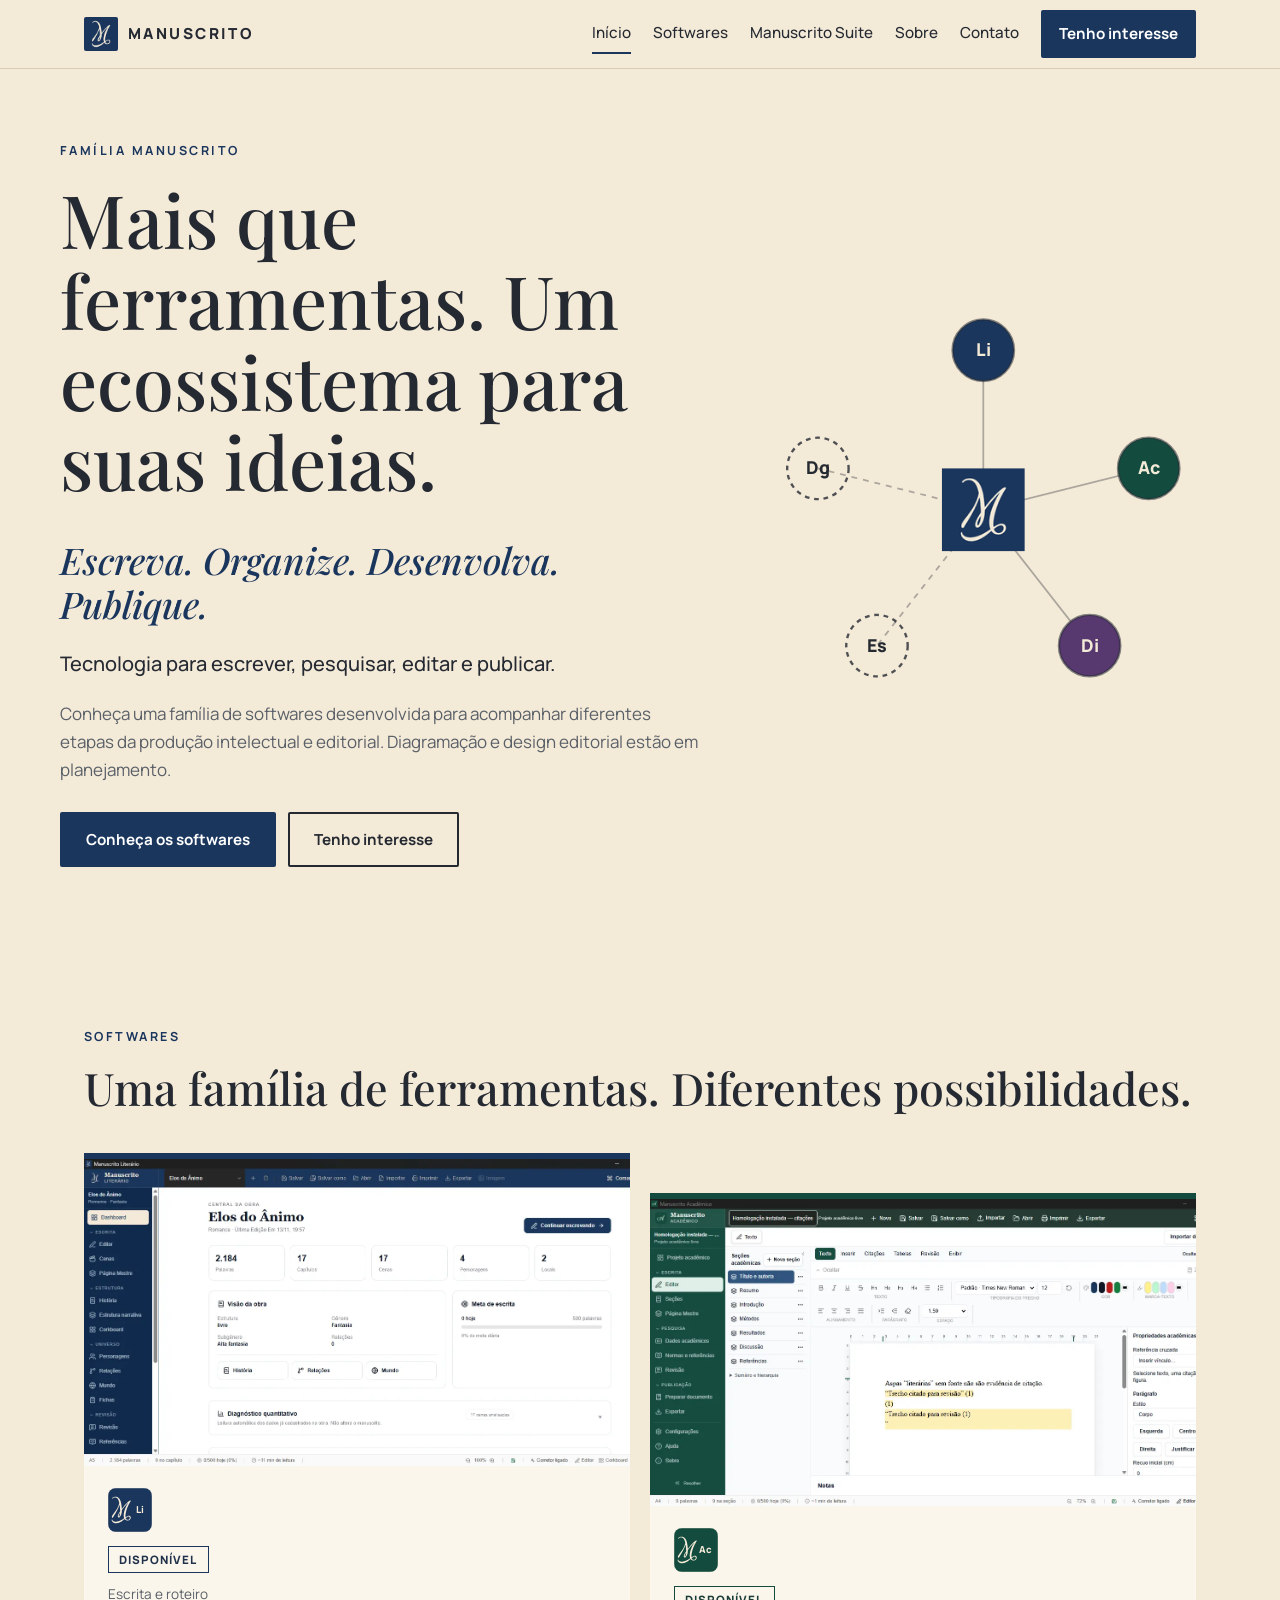
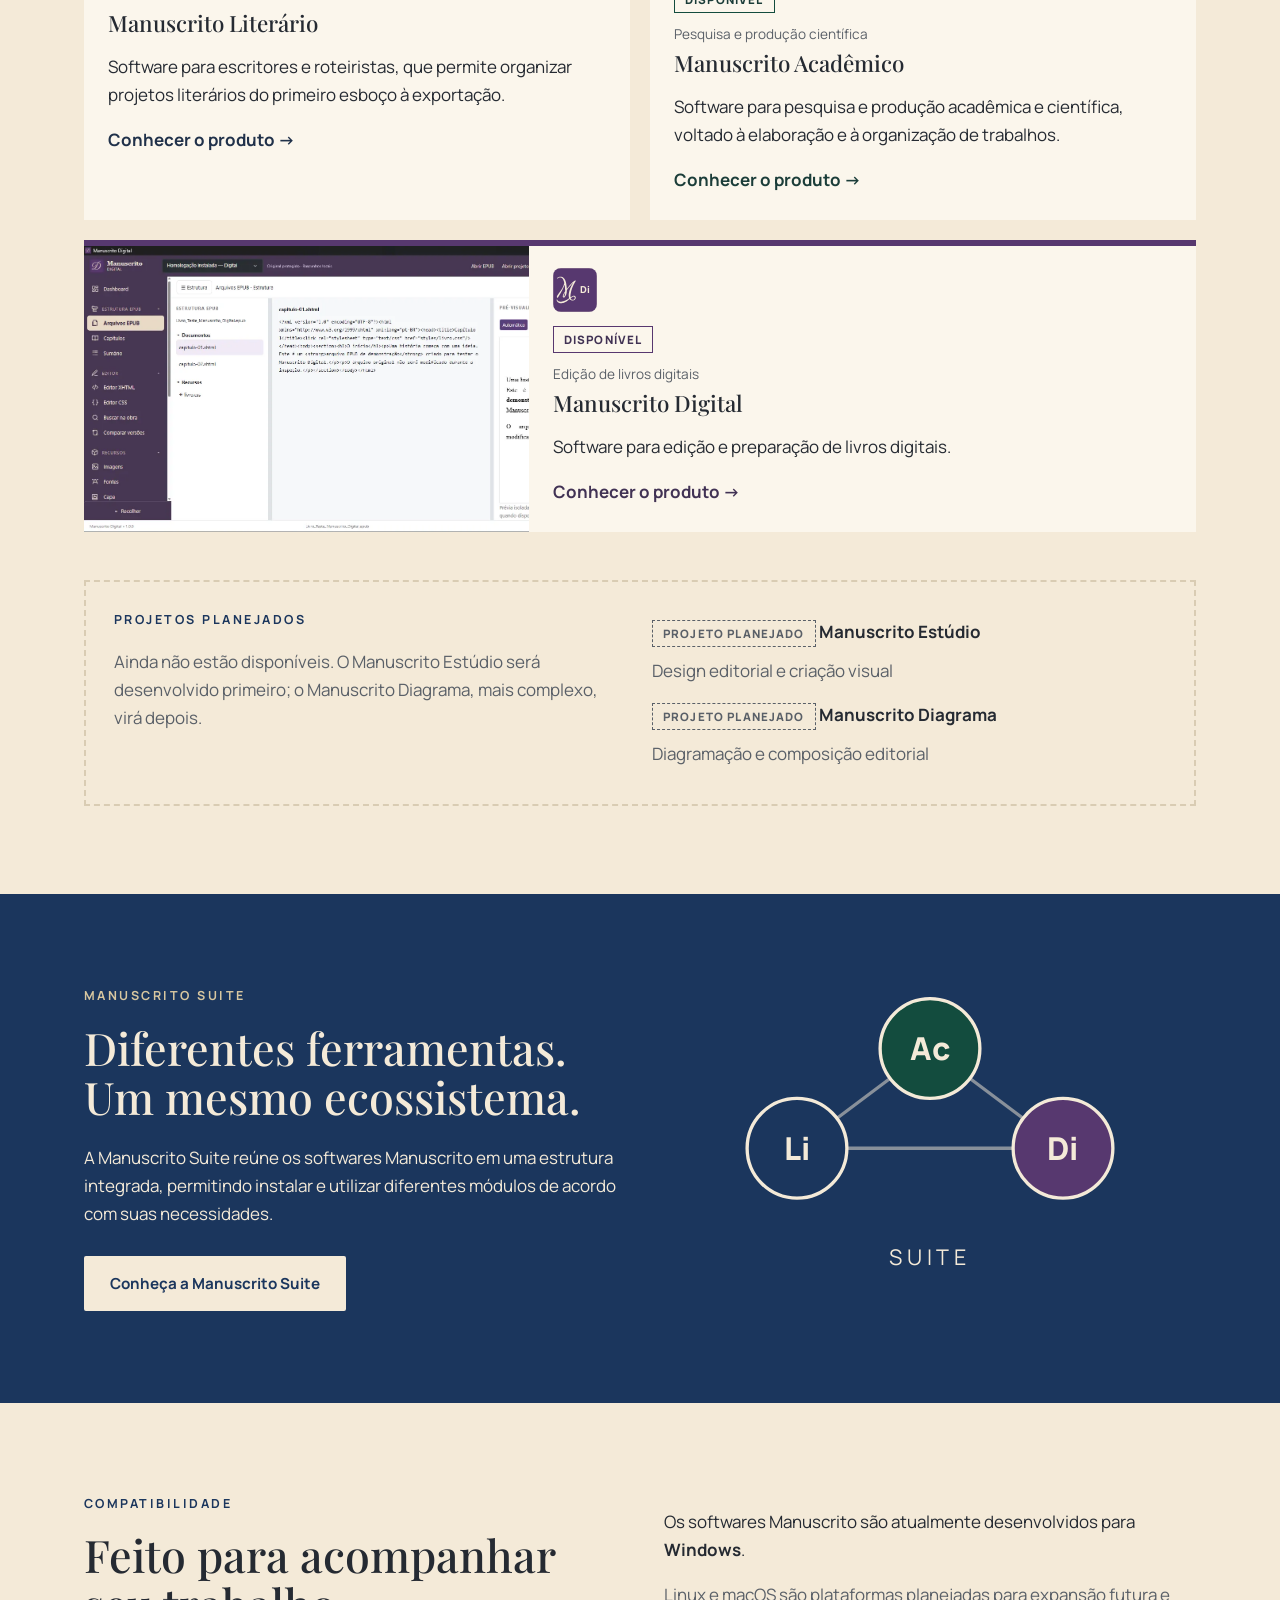
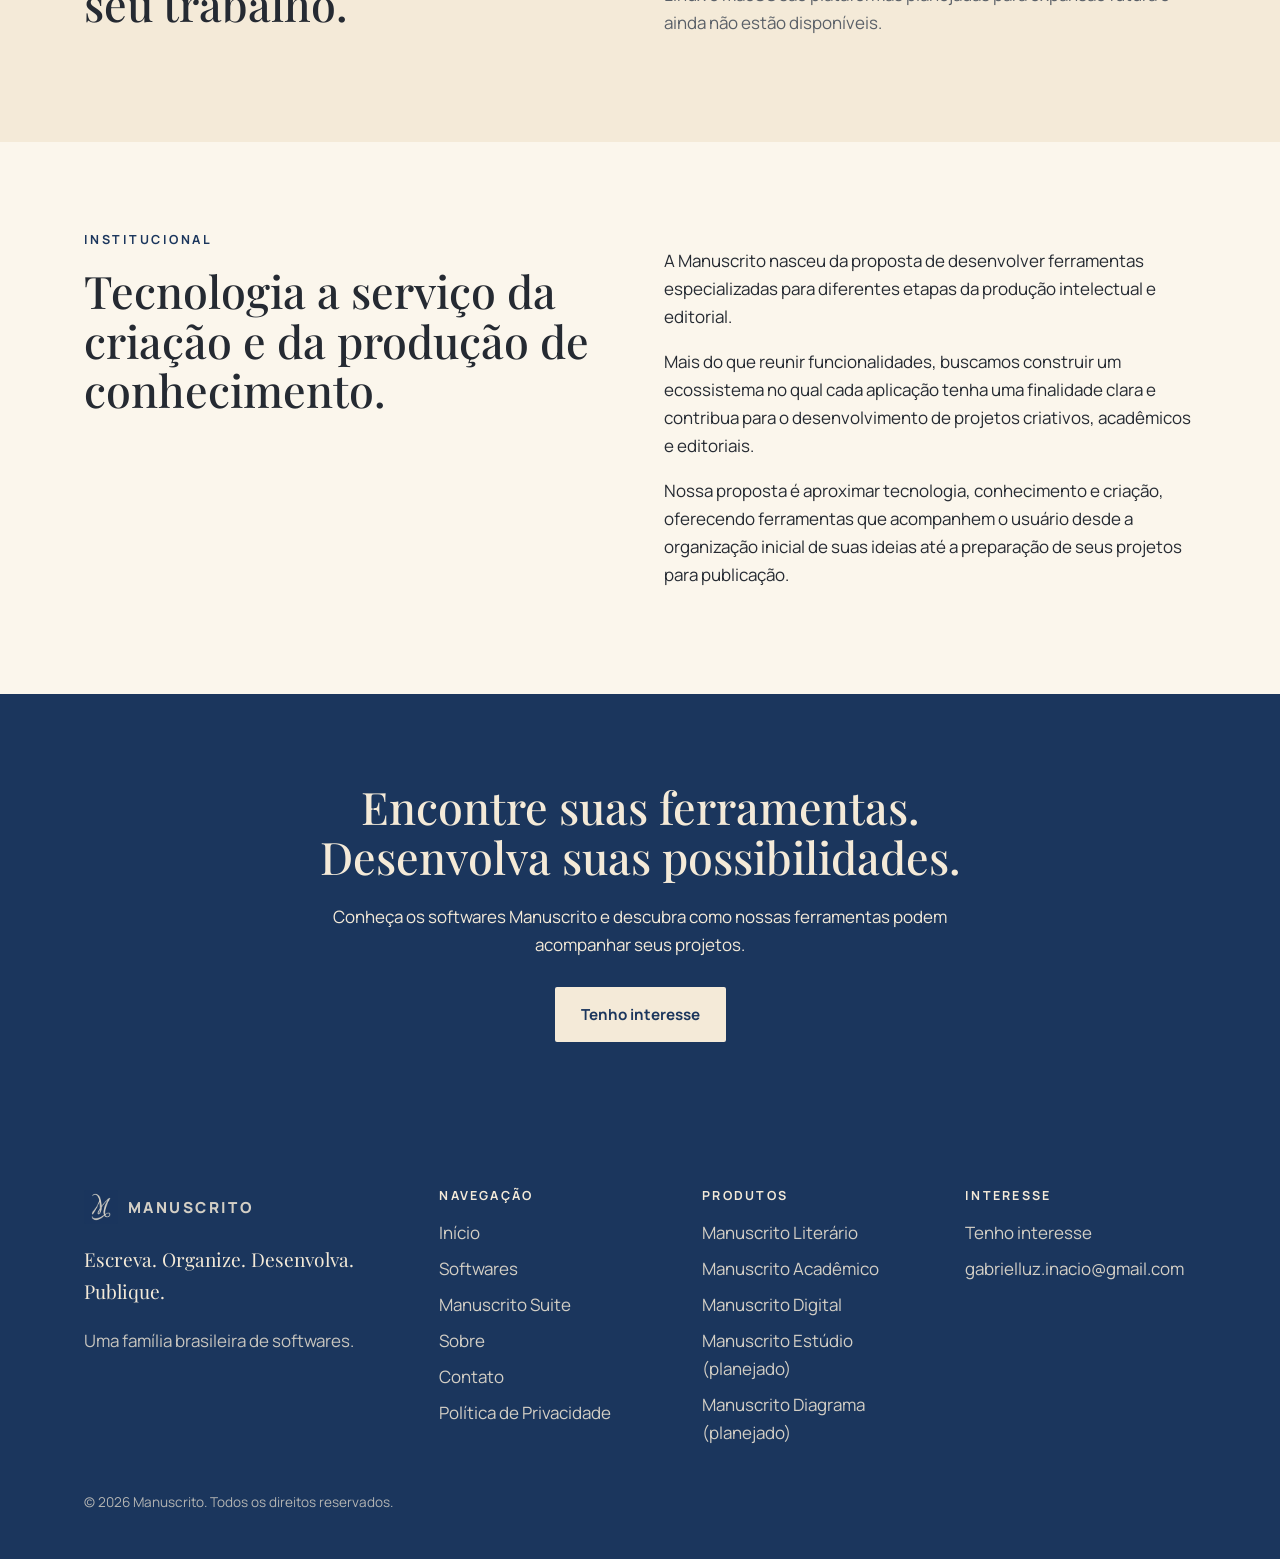
<file: index.html>
<!DOCTYPE html>
<html lang="pt-BR">
<head>
<meta charset="utf-8">
<meta name="viewport" content="width=device-width, initial-scale=1, viewport-fit=cover">
<title>Manuscrito — Mais que ferramentas. Um ecossistema para suas ideias.</title>
<meta name="description" content="Manuscrito: família brasileira de softwares para escrever, pesquisar, editar e publicar. Escreva. Organize. Desenvolva. Publique.">
<meta property="og:title" content="Manuscrito — Mais que ferramentas. Um ecossistema para suas ideias."><meta property="og:description" content="Manuscrito: família brasileira de softwares para escrever, pesquisar, editar e publicar. Escreva. Organize. Desenvolva. Publique."><meta property="og:type" content="website"><meta property="og:locale" content="pt_BR">
<meta name="theme-color" content="#1B365D">
<link rel="icon" href="favicon.ico" sizes="any"><link rel="apple-touch-icon" href="apple-touch-icon.png">
<link rel="preconnect" href="https://fonts.googleapis.com"><link rel="preconnect" href="https://fonts.gstatic.com" crossorigin>
<link rel="stylesheet" href="https://fonts.googleapis.com/css2?family=Manrope:wght@400;500;700;800&family=Playfair+Display:ital,wght@0,500;0,700;1,500&display=swap">
<link rel="stylesheet" href="assets/css/style.css">
<noscript><style>[hidden]{display:block!important}.tab-panel{margin-bottom:24px}</style></noscript>
</head>
<body>
<svg width="0" height="0" style="position:absolute" aria-hidden="true" focusable="false"><symbol id="m" viewBox="0 0 96 96"><path d="M10.5 20.7 9.7 21.4 9.1 22.3 9.1 22.6 9.6 23.2 9.9 23.2 10.2 23.0 11.0 22.2 12.3 21.3 13.2 20.9 13.5 20.9 14.6 20.6 16.3 20.6 17.1 20.8 18.5 21.3 19.8 22.2 21.3 23.7 22.6 26.1 23.6 28.8 24.6 32.6 24.4 33.0 24.2 34.4 24.1 34.7 23.9 35.6 23.5 36.8 23.4 37.3 23.2 37.7 22.5 39.7 22.0 40.6 21.9 41.0 20.1 44.7 19.0 46.6 16.8 49.8 12.8 55.2 11.3 57.0 9.4 59.8 8.6 61.4 8.6 61.9 8.5 62.2 8.5 63.5 8.7 64.1 9.3 64.7 10.3 64.7 10.9 64.2 11.3 63.4 11.9 62.7 14.4 58.4 16.5 55.0 21.2 46.4 21.4 45.8 22.2 44.2 22.3 43.8 22.9 42.8 22.9 42.4 23.5 41.4 25.0 37.2 25.2 37.0 25.3 37.0 25.5 37.3 25.5 37.8 25.6 38.1 25.6 38.5 25.8 38.8 25.8 39.8 25.9 40.2 25.9 41.3 26.1 41.7 26.1 43.5 26.2 43.9 26.2 45.7 26.4 46.1 26.4 47.8 26.6 48.6 26.4 49.1 26.6 49.7 26.5 50.5 24.4 53.8 22.3 57.7 21.5 60.3 21.5 60.7 21.3 61.1 21.3 62.3 21.5 62.7 21.5 63.1 22.0 63.9 22.6 64.4 24.0 64.4 24.7 64.1 25.4 63.6 26.1 62.9 27.5 60.8 28.5 58.7 29.3 56.3 29.5 55.2 29.8 54.3 29.8 53.7 30.0 53.3 29.9 52.7 30.1 52.1 30.1 50.4 30.3 50.0 30.3 48.3 30.4 48.0 32.7 44.8 34.2 43.1 34.3 42.8 37.4 39.3 37.5 39.0 38.5 38.0 39.0 37.4 40.1 36.3 40.5 35.7 43.5 32.6 43.7 32.7 43.7 32.8 41.5 36.4 39.2 40.9 39.0 41.7 37.8 44.1 37.7 44.7 37.2 45.5 37.1 46.2 36.3 48.1 36.3 48.6 36.0 49.0 36.0 49.5 35.7 49.9 35.6 50.8 35.4 51.2 35.4 51.7 35.1 52.5 35.1 53.0 34.8 53.9 34.6 55.8 34.4 56.3 34.5 57.0 34.3 57.5 34.3 61.0 34.5 61.5 34.5 62.8 34.6 63.1 34.6 63.5 35.1 65.2 35.4 65.7 35.3 65.9 33.6 67.1 30.4 69.1 25.7 71.5 22.4 72.6 21.5 72.8 20.6 73.1 20.0 73.1 19.6 73.3 19.1 73.2 18.8 73.4 17.7 73.4 17.3 73.6 16.7 73.6 16.3 73.4 15.1 73.4 14.7 73.2 14.1 73.2 12.5 72.7 11.7 72.3 11.1 71.9 9.8 70.6 9.5 70.1 9.2 68.9 8.6 68.6 8.3 68.8 8.0 69.2 8.0 70.5 8.5 72.1 9.2 73.2 10.7 74.7 11.5 75.3 12.7 76.0 13.1 76.1 13.4 76.3 15.5 76.9 16.4 76.8 17.1 77.0 18.9 77.0 21.0 76.5 21.4 76.6 21.8 76.4 22.1 76.4 22.7 76.1 23.5 75.9 24.0 75.7 25.0 75.4 25.9 74.9 26.4 74.7 26.9 74.4 28.6 73.4 31.0 71.8 31.5 71.4 34.7 68.9 35.6 68.0 36.1 67.7 36.3 67.7 37.5 69.1 38.9 70.0 40.9 70.7 42.0 70.7 42.3 70.8 44.2 70.7 44.9 70.4 45.7 70.3 46.7 69.7 47.5 69.1 48.4 68.2 49.0 67.3 49.3 66.7 49.7 65.5 49.7 64.1 49.5 63.8 49.5 63.3 49.0 62.2 48.2 61.4 47.8 61.2 46.7 60.8 44.3 60.8 42.5 61.5 40.2 62.7 38.6 63.7 38.4 63.7 38.1 63.1 38.1 60.7 38.0 60.3 38.1 60.1 38.1 59.3 38.2 59.0 38.2 57.8 38.4 57.5 38.4 56.9 38.5 56.6 38.7 55.2 38.9 54.8 38.8 54.4 39.0 54.0 39.0 53.6 39.3 52.8 39.3 52.3 39.6 51.5 39.6 50.9 39.9 50.3 40.2 48.8 40.6 47.6 40.7 47.1 40.9 46.7 41.0 46.2 41.4 44.9 42.1 43.3 42.8 41.2 43.2 40.4 43.7 39.1 44.3 38.1 44.6 37.1 45.2 35.9 45.6 35.4 46.2 34.2 46.5 33.7 47.3 32.0 48.9 29.4 49.3 29.0 49.7 28.1 49.6 27.8 49.0 27.3 48.6 27.3 48.0 27.5 46.5 28.3 43.3 30.8 36.4 37.9 36.2 38.2 35.5 38.9 34.5 40.2 33.7 41.1 33.1 42.0 31.8 43.4 30.9 44.7 30.2 45.2 30.1 45.1 30.1 44.3 29.9 43.6 30.0 42.4 29.8 42.0 29.8 40.7 29.6 40.4 29.7 40.0 29.5 39.5 29.5 38.2 29.3 37.8 29.4 37.3 29.2 36.8 29.2 36.4 29.0 36.0 29.0 34.9 28.9 34.7 28.7 33.1 28.4 31.8 26.9 27.0 25.8 25.0 24.4 22.9 22.6 21.1 21.5 20.4 20.2 19.7 18.4 19.1 18.0 19.2 17.4 19.0 14.7 19.0 12.7 19.5ZM46.7 63.0 47.2 63.6 47.5 64.3 47.5 65.5 47.0 66.9 46.5 67.7 45.8 68.5 44.6 69.1 44.1 69.3 43.7 69.3 43.4 69.4 42.6 69.4 42.3 69.3 41.9 69.3 41.4 69.1 40.5 68.6 39.3 67.4 38.7 65.9 38.7 65.7 39.0 65.3 41.6 63.6 43.7 62.6 44.2 62.6 44.7 62.4 45.6 62.4 46.4 62.7ZM26.3 54.0 26.4 54.1 26.4 55.3 26.2 55.7 26.2 56.8 26.1 57.1 26.1 57.5 25.9 57.8 25.8 58.9 25.2 60.3 24.6 61.6 24.1 62.2 23.8 62.2 23.4 61.8 23.4 60.4 23.5 60.1 23.5 59.6 23.7 59.4 23.7 58.9 24.8 56.5 25.2 55.9 26.1 54.1Z" fill-rule="evenodd"/></symbol></svg>
<a class="sr" href="#main">Pular para o conteúdo</a>
<header><div class="wrap bar"><a class="logo" href="" aria-label="Manuscrito — página inicial"><img class="mk" src="assets/img/logo.png" alt="" width="34" height="34">MANUSCRITO</a><button class="menu" type="button" aria-expanded="false" aria-controls="nav">Menu</button>
<nav id="nav" aria-label="Principal"><a href="" aria-current="page">Início</a><a href="softwares/">Softwares</a><a href="suite/">Manuscrito Suite</a><a href="sobre/">Sobre</a><a href="contato/">Contato</a><a class="btn" href="contato/">Tenho interesse</a></nav></div></header>
<main id="main" tabindex="-1" style="outline:none" class="fade">
<div class="wrap hero"><div><div class="eyebrow">Família Manuscrito</div><h1>Mais que ferramentas. Um ecossistema para suas ideias.</h1><p class="slogan">Escreva. Organize. Desenvolva. Publique.</p><p class="sub">Tecnologia para escrever, pesquisar, editar e publicar.</p><p class="mut">Conheça uma família de softwares desenvolvida para acompanhar diferentes etapas da produção intelectual e editorial. Diagramação e design editorial estão em planejamento.</p><div class="row"><a class="btn" href="softwares/">Conheça os softwares</a><a class="btn o" href="contato/">Tenho interesse</a></div></div><svg viewBox="0 0 400 340" role="img" aria-label="Cinco módulos conectados ao centro do ecossistema Manuscrito" style="width:100%;height:auto"><g stroke="currentColor" opacity=".35" stroke-width="1.5"><line x1="200" y1="175" x2="200" y2="40" stroke-dasharray="0"/><line x1="200" y1="175" x2="340" y2="140" stroke-dasharray="0"/><line x1="200" y1="175" x2="290" y2="290" stroke-dasharray="0"/><line x1="200" y1="175" x2="110" y2="290" stroke-dasharray="5 5"/><line x1="200" y1="175" x2="60" y2="140" stroke-dasharray="5 5"/></g><image href="assets/img/logo.png" x="165" y="140" width="70" height="70"/><g><circle cx="200" cy="40" r="26" fill="#1B365D" stroke="currentColor" stroke-opacity=".55" stroke-width="2" stroke-dasharray="0"/><text x="200" y="45" text-anchor="middle" font-size="15" font-weight="800" fill="#F4EAD8">Li</text></g><g><circle cx="340" cy="140" r="26" fill="#134C3E" stroke="currentColor" stroke-opacity=".55" stroke-width="2" stroke-dasharray="0"/><text x="340" y="145" text-anchor="middle" font-size="15" font-weight="800" fill="#F4EAD8">Ac</text></g><g><circle cx="290" cy="290" r="26" fill="#57386F" stroke="currentColor" stroke-opacity=".55" stroke-width="2" stroke-dasharray="0"/><text x="290" y="295" text-anchor="middle" font-size="15" font-weight="800" fill="#F4EAD8">Di</text></g><g><circle cx="110" cy="290" r="26" fill="none" stroke="currentColor" stroke-opacity=".8" stroke-width="2" stroke-dasharray="4 4"/><text x="110" y="295" text-anchor="middle" font-size="15" font-weight="800" fill="currentColor">Es</text></g><g><circle cx="60" cy="140" r="26" fill="none" stroke="currentColor" stroke-opacity=".8" stroke-width="2" stroke-dasharray="4 4"/><text x="60" y="145" text-anchor="middle" font-size="15" font-weight="800" fill="currentColor">Dg</text></g></svg></div>
<section><div class="wrap"><div class="eyebrow">Softwares</div><h2>Uma família de ferramentas. Diferentes possibilidades.</h2><div class="feat"><a class="pc" href="literario/" style="--c:#1B365D;--cl:#7FA9E6"><img class="art" src="assets/img/lit-central.webp" alt="Tela do Manuscrito Literário" loading="lazy" width="1365" height="720"><div class="body"><svg class="mkm" aria-hidden="true" width="44" height="44" viewBox="0 0 96 96"><rect width="96" height="96" fill="#1B365D"/><rect x=".75" y=".75" width="94.5" height="94.5" fill="none" stroke="#F4EAD8" stroke-opacity=".3" stroke-width="1.5"/><use href="#m" fill="#F4EAD8" transform="translate(0,0)"/><text x="69.8" y="55" text-anchor="middle" font-family="Manrope,Inter,Arial,sans-serif" font-weight="800" font-size="21" fill="#F4EAD8">Li</text></svg><span class="tag">Disponível</span><p class="cat">Escrita e roteiro</p><h3>Manuscrito Literário</h3><p>Software para escritores e roteiristas, que permite organizar projetos literários do primeiro esboço à exportação.</p><strong class="more">Conhecer o produto →</strong></div></a><a class="pc" href="academico/" style="--c:#134C3E;--cl:#5DBE98"><img class="art" src="assets/img/aca-editor.webp" alt="Tela do Manuscrito Acadêmico" loading="lazy" width="1365" height="720"><div class="body"><svg class="mkm" aria-hidden="true" width="44" height="44" viewBox="0 0 96 96"><rect width="96" height="96" fill="#134C3E"/><rect x=".75" y=".75" width="94.5" height="94.5" fill="none" stroke="#F4EAD8" stroke-opacity=".3" stroke-width="1.5"/><use href="#m" fill="#F4EAD8" transform="translate(0,0)"/><text x="69.8" y="55" text-anchor="middle" font-family="Manrope,Inter,Arial,sans-serif" font-weight="800" font-size="21" fill="#F4EAD8">Ac</text></svg><span class="tag">Disponível</span><p class="cat">Pesquisa e produção científica</p><h3>Manuscrito Acadêmico</h3><p>Software para pesquisa e produção acadêmica e científica, voltado à elaboração e à organização de trabalhos.</p><strong class="more">Conhecer o produto →</strong></div></a><a class="pc" href="digital/" style="--c:#57386F;--cl:#B79AE6"><img class="art" src="assets/img/dig-estrutura.webp" alt="Tela do Manuscrito Digital" loading="lazy" width="1365" height="720"><div class="body"><svg class="mkm" aria-hidden="true" width="44" height="44" viewBox="0 0 96 96"><rect width="96" height="96" fill="#57386F"/><rect x=".75" y=".75" width="94.5" height="94.5" fill="none" stroke="#F4EAD8" stroke-opacity=".3" stroke-width="1.5"/><use href="#m" fill="#F4EAD8" transform="translate(0,0)"/><text x="69.8" y="55" text-anchor="middle" font-family="Manrope,Inter,Arial,sans-serif" font-weight="800" font-size="21" fill="#F4EAD8">Di</text></svg><span class="tag">Disponível</span><p class="cat">Edição de livros digitais</p><h3>Manuscrito Digital</h3><p>Software para edição e preparação de livros digitais.</p><strong class="more">Conhecer o produto →</strong></div></a></div><div class="plan"><div><div class="eyebrow">Projetos planejados</div><p class="mut">Ainda não estão disponíveis. O Manuscrito Estúdio será desenvolvido primeiro; o Manuscrito Diagrama, mais complexo, virá depois.</p></div><div><a href="estudio/" style="--c:#9A6B19;--cl:#E2B455"><span class="tag pl">Projeto planejado</span> <strong>Manuscrito Estúdio</strong><br><span class="mut">Design editorial e criação visual</span></a><a href="diagrama/" style="--c:#8B3E66;--cl:#E08AB4"><span class="tag pl">Projeto planejado</span> <strong>Manuscrito Diagrama</strong><br><span class="mut">Diagramação e composição editorial</span></a></div></div></div></section>
<section class="dark"><div class="wrap two"><div><div class="eyebrow">Manuscrito Suite</div><h2>Diferentes ferramentas. Um mesmo ecossistema.</h2><p>A Manuscrito Suite reúne os softwares Manuscrito em uma estrutura integrada, permitindo instalar e utilizar diferentes módulos de acordo com suas necessidades.</p><div class="row"><a class="btn" href="suite/">Conheça a Manuscrito Suite</a></div></div><svg viewBox="0 0 320 200" role="img" aria-label="Três módulos disponíveis conectados na Suite" style="width:100%"><g stroke="#F4EAD8" opacity=".5" stroke-width="2"><path d="M80 100h160M80 100L160 40M240 100L160 40"/></g><g><circle cx="80" cy="100" r="30" fill="#1B365D" stroke="#F4EAD8" stroke-width="2"/><text x="80" y="107" text-anchor="middle" font-size="19" font-weight="800" fill="#F4EAD8">Li</text></g><g><circle cx="240" cy="100" r="30" fill="#57386F" stroke="#F4EAD8" stroke-width="2"/><text x="240" y="107" text-anchor="middle" font-size="19" font-weight="800" fill="#F4EAD8">Di</text></g><g><circle cx="160" cy="40" r="30" fill="#134C3E" stroke="#F4EAD8" stroke-width="2"/><text x="160" y="47" text-anchor="middle" font-size="19" font-weight="800" fill="#F4EAD8">Ac</text></g><text x="160" y="170" text-anchor="middle" fill="#F4EAD8" font-size="13" letter-spacing="3">SUITE</text></svg></div></section>
<section><div class="wrap two"><div><div class="eyebrow">Compatibilidade</div><h2>Feito para acompanhar seu trabalho.</h2></div><div><p>Os softwares Manuscrito são atualmente desenvolvidos para <strong>Windows</strong>.</p><p class="mut">Linux e macOS são plataformas planejadas para expansão futura e ainda não estão disponíveis.</p></div></div></section>
<section style="background:var(--card)"><div class="wrap two" style="align-items:start"><div><div class="eyebrow">Institucional</div><h2>Tecnologia a serviço da criação e da produção de conhecimento.</h2></div><div><p>A Manuscrito nasceu da proposta de desenvolver ferramentas especializadas para diferentes etapas da produção intelectual e editorial.</p><p>Mais do que reunir funcionalidades, buscamos construir um ecossistema no qual cada aplicação tenha uma finalidade clara e contribua para o desenvolvimento de projetos criativos, acadêmicos e editoriais.</p><p>Nossa proposta é aproximar tecnologia, conhecimento e criação, oferecendo ferramentas que acompanhem o usuário desde a organização inicial de suas ideias até a preparação de seus projetos para publicação.</p></div></div></section>
<section class="dark"><div class="wrap" style="text-align:center;max-width:760px"><h2>Encontre suas ferramentas. Desenvolva suas possibilidades.</h2><p>Conheça os softwares Manuscrito e descubra como nossas ferramentas podem acompanhar seus projetos.</p><div class="row" style="justify-content:center"><a class="btn" href="contato/">Tenho interesse</a></div></div></section>
</main>
<footer><div class="wrap"><div class="g"><div><a class="logo" href="" aria-label="Manuscrito — página inicial"><img class="mk" src="assets/img/logo.png" alt="" width="34" height="34">MANUSCRITO</a><p style="font-family:'Playfair Display',serif;font-size:1.2rem;margin-top:16px">Escreva. Organize. Desenvolva. Publique.</p><p style="opacity:.8">Uma família brasileira de softwares.</p></div>
<div><h4>Navegação</h4><a href="">Início</a><a href="softwares/">Softwares</a><a href="suite/">Manuscrito Suite</a><a href="sobre/">Sobre</a><a href="contato/">Contato</a><a href="privacidade/">Política de Privacidade</a></div><div><h4>Produtos</h4><a href="literario/">Manuscrito Literário</a><a href="academico/">Manuscrito Acadêmico</a><a href="digital/">Manuscrito Digital</a><a href="estudio/">Manuscrito Estúdio (planejado)</a><a href="diagrama/">Manuscrito Diagrama (planejado)</a></div><div><h4>Interesse</h4><a href="contato/">Tenho interesse</a><a href="mailto:gabrielluz.inacio@gmail.com">gabrielluz.inacio@gmail.com</a></div></div>
<p style="margin-top:40px;opacity:.7;font-size:.85rem">© <span id="ano">2026</span> Manuscrito. Todos os direitos reservados.</p></div></footer>
<script src="assets/js/config.js"></script><script src="assets/js/main.js" defer></script>
</body>
</html>
</file>
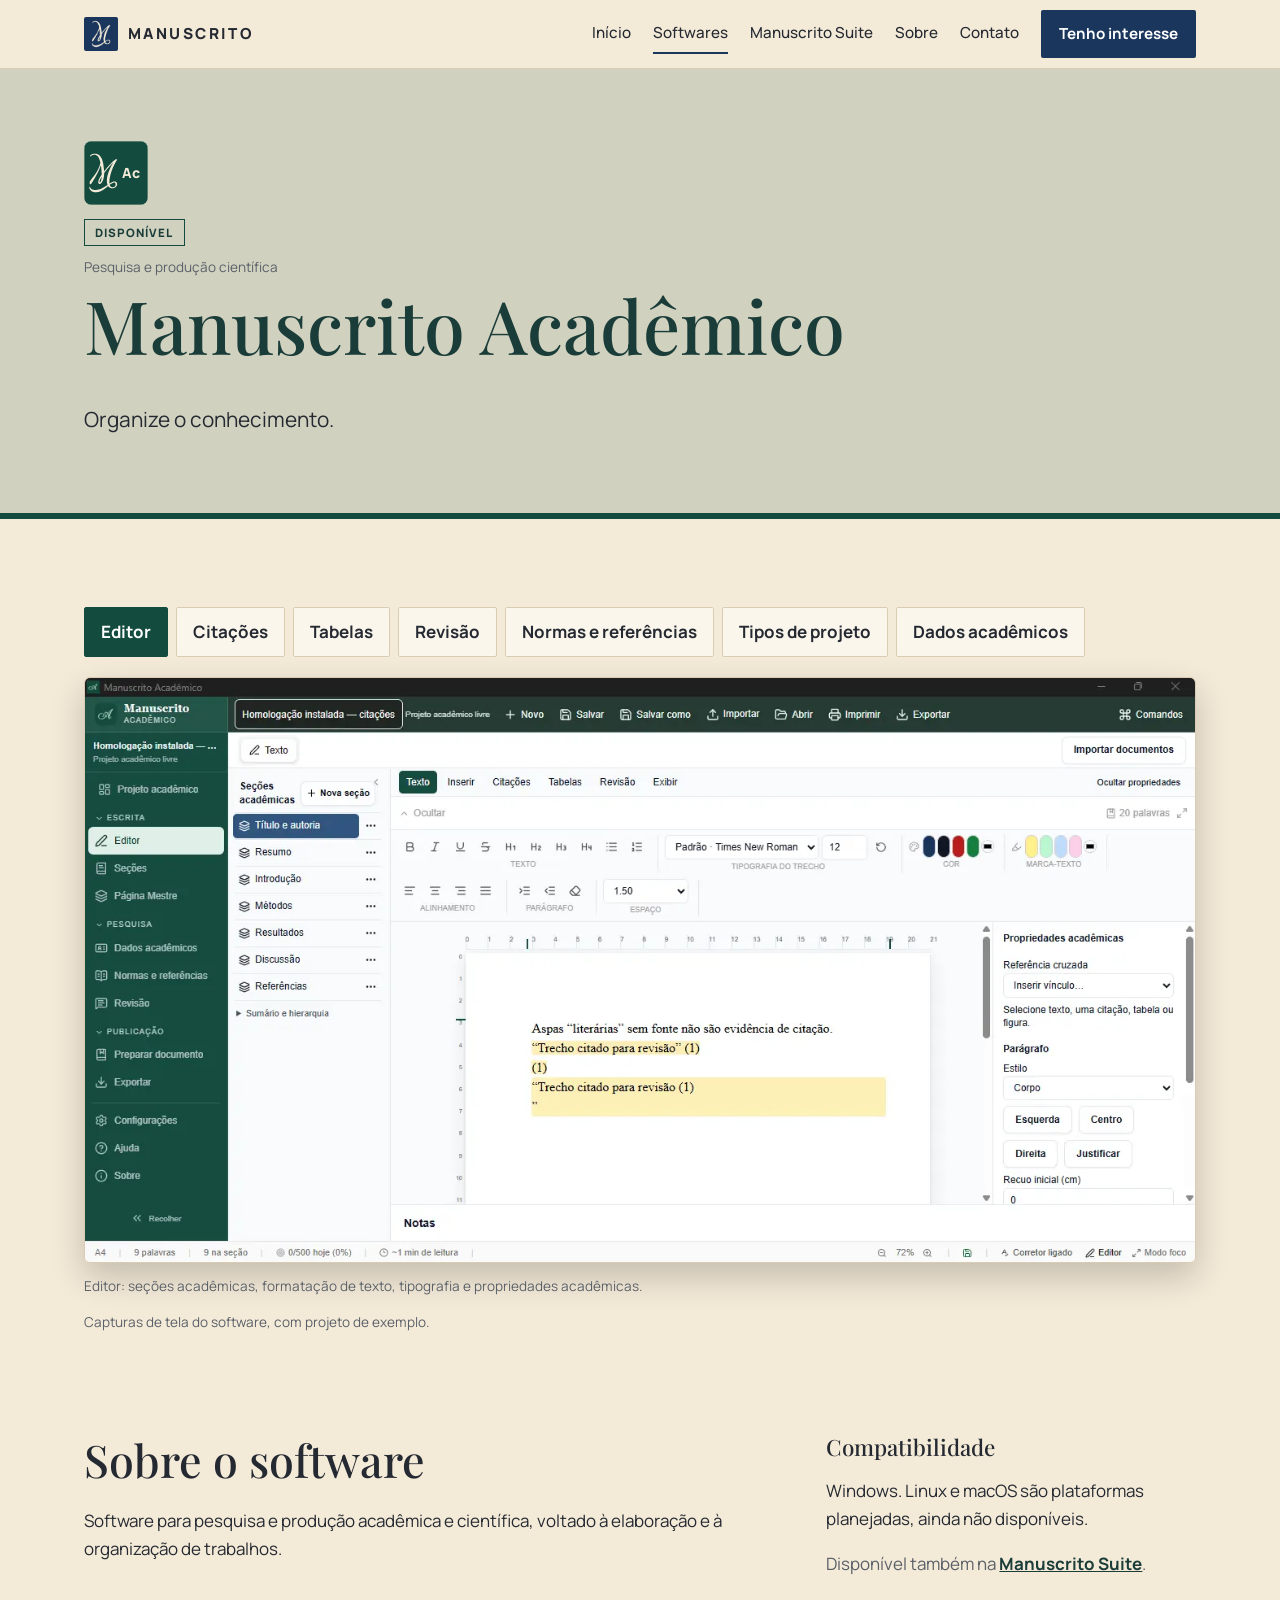
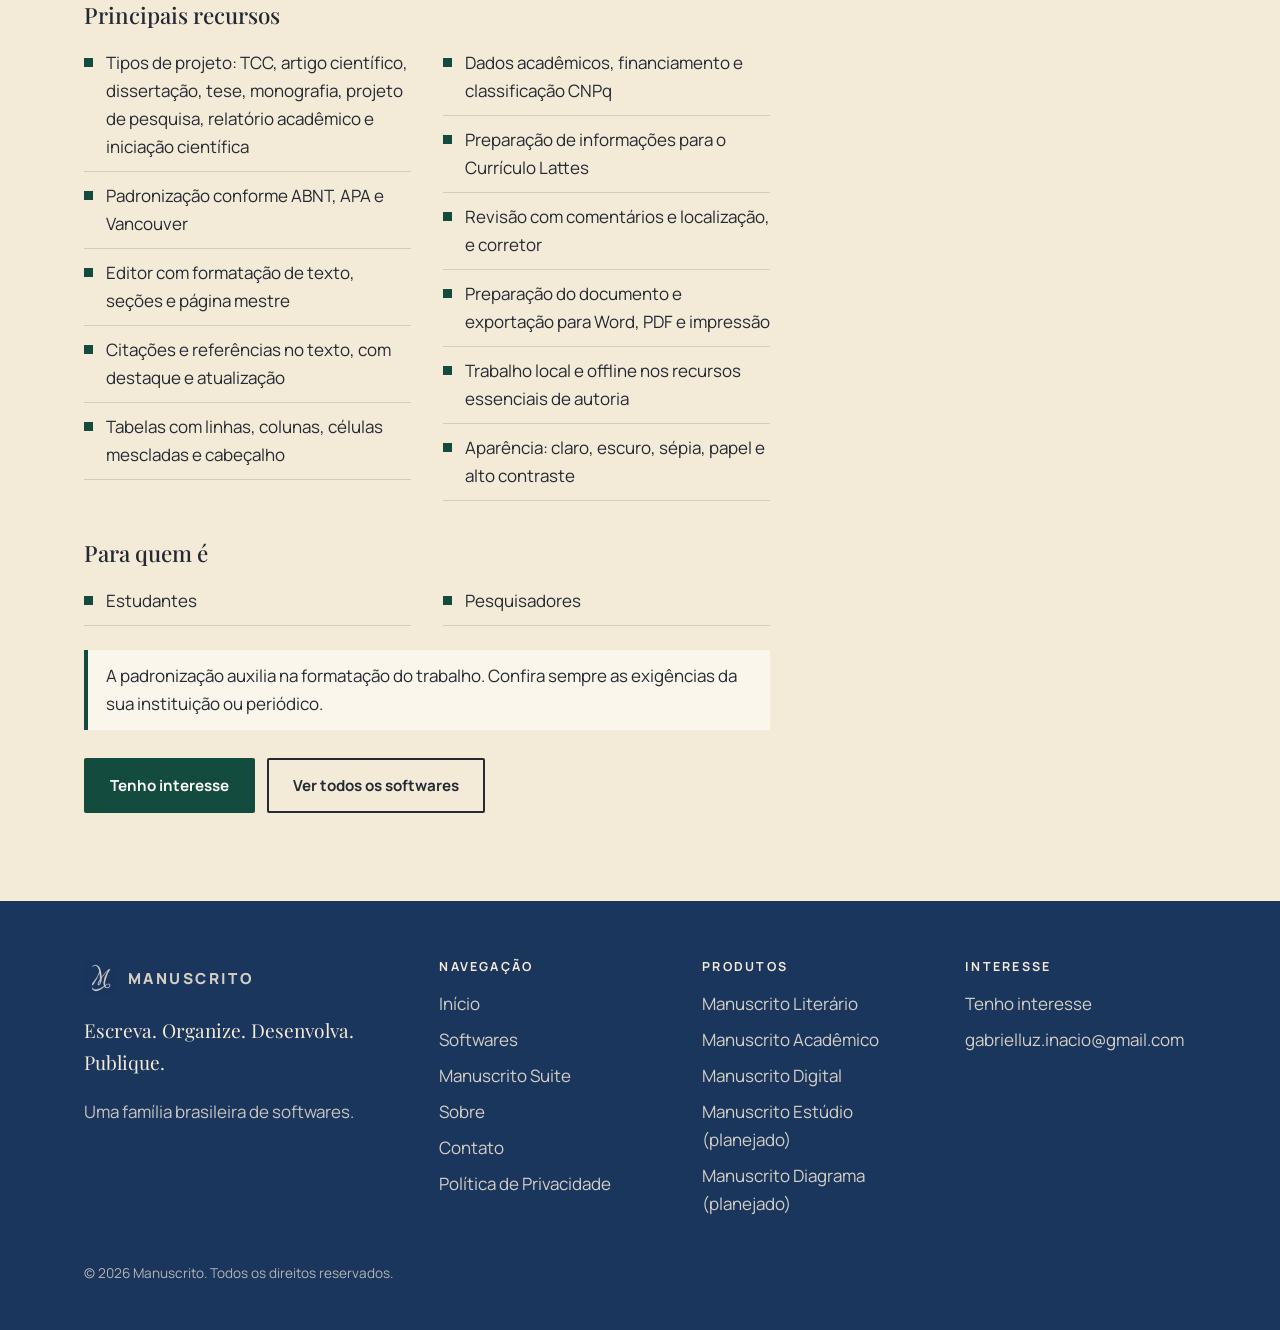
<file: academico/index.html>
<!DOCTYPE html>
<html lang="pt-BR">
<head>
<meta charset="utf-8">
<meta name="viewport" content="width=device-width, initial-scale=1, viewport-fit=cover">
<title>Manuscrito Acadêmico — Organize o conhecimento.</title>
<meta name="description" content="Software para pesquisa e produção acadêmica e científica, voltado à elaboração e à organização de trabalhos.">
<meta property="og:title" content="Manuscrito Acadêmico — Organize o conhecimento."><meta property="og:description" content="Software para pesquisa e produção acadêmica e científica, voltado à elaboração e à organização de trabalhos."><meta property="og:type" content="website"><meta property="og:locale" content="pt_BR">
<meta name="theme-color" content="#1B365D">
<link rel="icon" href="../favicon.ico" sizes="any"><link rel="apple-touch-icon" href="../apple-touch-icon.png">
<link rel="preconnect" href="https://fonts.googleapis.com"><link rel="preconnect" href="https://fonts.gstatic.com" crossorigin>
<link rel="stylesheet" href="https://fonts.googleapis.com/css2?family=Manrope:wght@400;500;700;800&family=Playfair+Display:ital,wght@0,500;0,700;1,500&display=swap">
<link rel="stylesheet" href="../assets/css/style.css">
<noscript><style>[hidden]{display:block!important}.tab-panel{margin-bottom:24px}</style></noscript>
</head>
<body>
<svg width="0" height="0" style="position:absolute" aria-hidden="true" focusable="false"><symbol id="m" viewBox="0 0 96 96"><path d="M10.5 20.7 9.7 21.4 9.1 22.3 9.1 22.6 9.6 23.2 9.9 23.2 10.2 23.0 11.0 22.2 12.3 21.3 13.2 20.9 13.5 20.9 14.6 20.6 16.3 20.6 17.1 20.8 18.5 21.3 19.8 22.2 21.3 23.7 22.6 26.1 23.6 28.8 24.6 32.6 24.4 33.0 24.2 34.4 24.1 34.7 23.9 35.6 23.5 36.8 23.4 37.3 23.2 37.7 22.5 39.7 22.0 40.6 21.9 41.0 20.1 44.7 19.0 46.6 16.8 49.8 12.8 55.2 11.3 57.0 9.4 59.8 8.6 61.4 8.6 61.9 8.5 62.2 8.5 63.5 8.7 64.1 9.3 64.7 10.3 64.7 10.9 64.2 11.3 63.4 11.9 62.7 14.4 58.4 16.5 55.0 21.2 46.4 21.4 45.8 22.2 44.2 22.3 43.8 22.9 42.8 22.9 42.4 23.5 41.4 25.0 37.2 25.2 37.0 25.3 37.0 25.5 37.3 25.5 37.8 25.6 38.1 25.6 38.5 25.8 38.8 25.8 39.8 25.9 40.2 25.9 41.3 26.1 41.7 26.1 43.5 26.2 43.9 26.2 45.7 26.4 46.1 26.4 47.8 26.6 48.6 26.4 49.1 26.6 49.7 26.5 50.5 24.4 53.8 22.3 57.7 21.5 60.3 21.5 60.7 21.3 61.1 21.3 62.3 21.5 62.7 21.5 63.1 22.0 63.9 22.6 64.4 24.0 64.4 24.7 64.1 25.4 63.6 26.1 62.9 27.5 60.8 28.5 58.7 29.3 56.3 29.5 55.2 29.8 54.3 29.8 53.7 30.0 53.3 29.9 52.7 30.1 52.1 30.1 50.4 30.3 50.0 30.3 48.3 30.4 48.0 32.7 44.8 34.2 43.1 34.3 42.8 37.4 39.3 37.5 39.0 38.5 38.0 39.0 37.4 40.1 36.3 40.5 35.7 43.5 32.6 43.7 32.7 43.7 32.8 41.5 36.4 39.2 40.9 39.0 41.7 37.8 44.1 37.7 44.7 37.2 45.5 37.1 46.2 36.3 48.1 36.3 48.6 36.0 49.0 36.0 49.5 35.7 49.9 35.6 50.8 35.4 51.2 35.4 51.7 35.1 52.5 35.1 53.0 34.8 53.9 34.6 55.8 34.4 56.3 34.5 57.0 34.3 57.5 34.3 61.0 34.5 61.5 34.5 62.8 34.6 63.1 34.6 63.5 35.1 65.2 35.4 65.7 35.3 65.9 33.6 67.1 30.4 69.1 25.7 71.5 22.4 72.6 21.5 72.8 20.6 73.1 20.0 73.1 19.6 73.3 19.1 73.2 18.8 73.4 17.7 73.4 17.3 73.6 16.7 73.6 16.3 73.4 15.1 73.4 14.7 73.2 14.1 73.2 12.5 72.7 11.7 72.3 11.1 71.9 9.8 70.6 9.5 70.1 9.2 68.9 8.6 68.6 8.3 68.8 8.0 69.2 8.0 70.5 8.5 72.1 9.2 73.2 10.7 74.7 11.5 75.3 12.7 76.0 13.1 76.1 13.4 76.3 15.5 76.9 16.4 76.8 17.1 77.0 18.9 77.0 21.0 76.5 21.4 76.6 21.8 76.4 22.1 76.4 22.7 76.1 23.5 75.9 24.0 75.7 25.0 75.4 25.9 74.9 26.4 74.7 26.9 74.4 28.6 73.4 31.0 71.8 31.5 71.4 34.7 68.9 35.6 68.0 36.1 67.7 36.3 67.7 37.5 69.1 38.9 70.0 40.9 70.7 42.0 70.7 42.3 70.8 44.2 70.7 44.9 70.4 45.7 70.3 46.7 69.7 47.5 69.1 48.4 68.2 49.0 67.3 49.3 66.7 49.7 65.5 49.7 64.1 49.5 63.8 49.5 63.3 49.0 62.2 48.2 61.4 47.8 61.2 46.7 60.8 44.3 60.8 42.5 61.5 40.2 62.7 38.6 63.7 38.4 63.7 38.1 63.1 38.1 60.7 38.0 60.3 38.1 60.1 38.1 59.3 38.2 59.0 38.2 57.8 38.4 57.5 38.4 56.9 38.5 56.6 38.7 55.2 38.9 54.8 38.8 54.4 39.0 54.0 39.0 53.6 39.3 52.8 39.3 52.3 39.6 51.5 39.6 50.9 39.9 50.3 40.2 48.8 40.6 47.6 40.7 47.1 40.9 46.7 41.0 46.2 41.4 44.9 42.1 43.3 42.8 41.2 43.2 40.4 43.7 39.1 44.3 38.1 44.6 37.1 45.2 35.9 45.6 35.4 46.2 34.2 46.5 33.7 47.3 32.0 48.9 29.4 49.3 29.0 49.7 28.1 49.6 27.8 49.0 27.3 48.6 27.3 48.0 27.5 46.5 28.3 43.3 30.8 36.4 37.9 36.2 38.2 35.5 38.9 34.5 40.2 33.7 41.1 33.1 42.0 31.8 43.4 30.9 44.7 30.2 45.2 30.1 45.1 30.1 44.3 29.9 43.6 30.0 42.4 29.8 42.0 29.8 40.7 29.6 40.4 29.7 40.0 29.5 39.5 29.5 38.2 29.3 37.8 29.4 37.3 29.2 36.8 29.2 36.4 29.0 36.0 29.0 34.9 28.9 34.7 28.7 33.1 28.4 31.8 26.9 27.0 25.8 25.0 24.4 22.9 22.6 21.1 21.5 20.4 20.2 19.7 18.4 19.1 18.0 19.2 17.4 19.0 14.7 19.0 12.7 19.5ZM46.7 63.0 47.2 63.6 47.5 64.3 47.5 65.5 47.0 66.9 46.5 67.7 45.8 68.5 44.6 69.1 44.1 69.3 43.7 69.3 43.4 69.4 42.6 69.4 42.3 69.3 41.9 69.3 41.4 69.1 40.5 68.6 39.3 67.4 38.7 65.9 38.7 65.7 39.0 65.3 41.6 63.6 43.7 62.6 44.2 62.6 44.7 62.4 45.6 62.4 46.4 62.7ZM26.3 54.0 26.4 54.1 26.4 55.3 26.2 55.7 26.2 56.8 26.1 57.1 26.1 57.5 25.9 57.8 25.8 58.9 25.2 60.3 24.6 61.6 24.1 62.2 23.8 62.2 23.4 61.8 23.4 60.4 23.5 60.1 23.5 59.6 23.7 59.4 23.7 58.9 24.8 56.5 25.2 55.9 26.1 54.1Z" fill-rule="evenodd"/></symbol></svg>
<a class="sr" href="#main">Pular para o conteúdo</a>
<header><div class="wrap bar"><a class="logo" href="../" aria-label="Manuscrito — página inicial"><img class="mk" src="../assets/img/logo.png" alt="" width="34" height="34">MANUSCRITO</a><button class="menu" type="button" aria-expanded="false" aria-controls="nav">Menu</button>
<nav id="nav" aria-label="Principal"><a href="../">Início</a><a href="../softwares/" aria-current="page">Softwares</a><a href="../suite/">Manuscrito Suite</a><a href="../sobre/">Sobre</a><a href="../contato/">Contato</a><a class="btn" href="../contato/">Tenho interesse</a></nav></div></header>
<main id="main" tabindex="-1" style="outline:none" class="fade">
<div style="--c:#134C3E;--cl:#5DBE98"><div class="pband"><div class="wrap"><svg class="mkm" aria-hidden="true" width="64" height="64" viewBox="0 0 96 96"><rect width="96" height="96" fill="#134C3E"/><rect x=".75" y=".75" width="94.5" height="94.5" fill="none" stroke="#F4EAD8" stroke-opacity=".3" stroke-width="1.5"/><use href="#m" fill="#F4EAD8" transform="translate(0,0)"/><text x="69.8" y="55" text-anchor="middle" font-family="Manrope,Inter,Arial,sans-serif" font-weight="800" font-size="21" fill="#F4EAD8">Ac</text></svg><span class="tag">Disponível</span><p class="cat">Pesquisa e produção científica</p><h1>Manuscrito Acadêmico</h1><p class="sub1">Organize o conhecimento.</p></div></div><section style="padding-bottom:0"><div class="wrap"><div role="tablist" class="tabs" aria-label="Telas do software"><button type="button" id="t0" role="tab" aria-controls="p0" aria-selected="true" tabindex="0">Editor</button><button type="button" id="t1" role="tab" aria-controls="p1" aria-selected="false" tabindex="-1">Citações</button><button type="button" id="t2" role="tab" aria-controls="p2" aria-selected="false" tabindex="-1">Tabelas</button><button type="button" id="t3" role="tab" aria-controls="p3" aria-selected="false" tabindex="-1">Revisão</button><button type="button" id="t4" role="tab" aria-controls="p4" aria-selected="false" tabindex="-1">Normas e referências</button><button type="button" id="t5" role="tab" aria-controls="p5" aria-selected="false" tabindex="-1">Tipos de projeto</button><button type="button" id="t6" role="tab" aria-controls="p6" aria-selected="false" tabindex="-1">Dados acadêmicos</button></div><div id="p0" role="tabpanel" aria-labelledby="t0" class="tab-panel"><figure><button type="button" class="zoom" aria-label="Ampliar imagem: Manuscrito Acadêmico: editor"><img class="shot" src="../assets/img/aca-editor.webp" alt="Manuscrito Acadêmico: editor" loading="lazy" width="1365" height="720"></button><figcaption>Editor: seções acadêmicas, formatação de texto, tipografia e propriedades acadêmicas.</figcaption></figure></div><div id="p1" role="tabpanel" aria-labelledby="t1" class="tab-panel" hidden><figure><button type="button" class="zoom" aria-label="Ampliar imagem: Manuscrito Acadêmico: citações"><img class="shot" src="../assets/img/aca-citacoes.webp" alt="Manuscrito Acadêmico: citações" loading="lazy" width="1365" height="720"></button><figcaption>Citações: destacar citações, citação vinculada e atualizar referências.</figcaption></figure></div><div id="p2" role="tabpanel" aria-labelledby="t2" class="tab-panel" hidden><figure><button type="button" class="zoom" aria-label="Ampliar imagem: Manuscrito Acadêmico: tabelas"><img class="shot" src="../assets/img/aca-tabelas.webp" alt="Manuscrito Acadêmico: tabelas" loading="lazy" width="1365" height="720"></button><figcaption>Tabelas: inserir tabela, linhas e colunas, mesclar e dividir células e cabeçalho.</figcaption></figure></div><div id="p3" role="tabpanel" aria-labelledby="t3" class="tab-panel" hidden><figure><button type="button" class="zoom" aria-label="Ampliar imagem: Manuscrito Acadêmico: revisão"><img class="shot" src="../assets/img/aca-revisao.webp" alt="Manuscrito Acadêmico: revisão" loading="lazy" width="1365" height="720"></button><figcaption>Revisão: comentários e localização de trechos no texto.</figcaption></figure></div><div id="p4" role="tabpanel" aria-labelledby="t4" class="tab-panel" hidden><figure><button type="button" class="zoom" aria-label="Ampliar imagem: Manuscrito Acadêmico: normas e referências"><img class="shot" src="../assets/img/aca-normas.webp" alt="Manuscrito Acadêmico: normas e referências" loading="lazy" width="1365" height="720"></button><figcaption>Normas e referências: perfil normativo com ABNT, APA e Vancouver.</figcaption></figure></div><div id="p5" role="tabpanel" aria-labelledby="t5" class="tab-panel" hidden><figure><button type="button" class="zoom" aria-label="Ampliar imagem: Manuscrito Acadêmico: tipos de projeto"><img class="shot" src="../assets/img/aca-tipos.webp" alt="Manuscrito Acadêmico: tipos de projeto" loading="lazy" width="1365" height="720"></button><figcaption>Novo projeto: TCC, artigo científico, dissertação, tese, monografia, projeto de pesquisa, relatório acadêmico e iniciação científica.</figcaption></figure></div><div id="p6" role="tabpanel" aria-labelledby="t6" class="tab-panel" hidden><figure><button type="button" class="zoom" aria-label="Ampliar imagem: Manuscrito Acadêmico: dados acadêmicos"><img class="shot" src="../assets/img/aca-dados.webp" alt="Manuscrito Acadêmico: dados acadêmicos" loading="lazy" width="1365" height="720"></button><figcaption>Dados acadêmicos: financiamento, classificação CNPq e preparação de informações para o Currículo Lattes.</figcaption></figure></div><p class="mut" style="font-size:.85rem">Capturas de tela do software, com projeto de exemplo.</p></div></section><section><div class="wrap pgrid"><div><h2>Sobre o software</h2><p>Software para pesquisa e produção acadêmica e científica, voltado à elaboração e à organização de trabalhos.</p><h3 style="margin-top:40px">Principais recursos</h3><ul class="rec"><li>Tipos de projeto: TCC, artigo científico, dissertação, tese, monografia, projeto de pesquisa, relatório acadêmico e iniciação científica</li><li>Padronização conforme ABNT, APA e Vancouver</li><li>Editor com formatação de texto, seções e página mestre</li><li>Citações e referências no texto, com destaque e atualização</li><li>Tabelas com linhas, colunas, células mescladas e cabeçalho</li><li>Dados acadêmicos, financiamento e classificação CNPq</li><li>Preparação de informações para o Currículo Lattes</li><li>Revisão com comentários e localização, e corretor</li><li>Preparação do documento e exportação para Word, PDF e impressão</li><li>Trabalho local e offline nos recursos essenciais de autoria</li><li>Aparência: claro, escuro, sépia, papel e alto contraste</li></ul><h3 style="margin-top:40px">Para quem é</h3><ul class="rec"><li>Estudantes</li><li>Pesquisadores</li></ul><div class="note">A padronização auxilia na formatação do trabalho. Confira sempre as exigências da sua instituição ou periódico.</div><div class="row"><a class="btn" href="../contato/?software=academico" style="background:var(--c);border-color:var(--c);color:var(--onc)">Tenho interesse</a><a class="btn o" href="../softwares/">Ver todos os softwares</a></div></div><aside><h3>Compatibilidade</h3><p>Windows. Linux e macOS são plataformas planejadas, ainda não disponíveis.</p><p class="mut">Disponível também na <a href="../suite/" style="color:var(--ct);font-weight:700">Manuscrito Suite</a>.</p></aside></div></section></div>
</main>
<footer><div class="wrap"><div class="g"><div><a class="logo" href="../" aria-label="Manuscrito — página inicial"><img class="mk" src="../assets/img/logo.png" alt="" width="34" height="34">MANUSCRITO</a><p style="font-family:'Playfair Display',serif;font-size:1.2rem;margin-top:16px">Escreva. Organize. Desenvolva. Publique.</p><p style="opacity:.8">Uma família brasileira de softwares.</p></div>
<div><h4>Navegação</h4><a href="../">Início</a><a href="../softwares/">Softwares</a><a href="../suite/">Manuscrito Suite</a><a href="../sobre/">Sobre</a><a href="../contato/">Contato</a><a href="../privacidade/">Política de Privacidade</a></div><div><h4>Produtos</h4><a href="../literario/">Manuscrito Literário</a><a href="../academico/">Manuscrito Acadêmico</a><a href="../digital/">Manuscrito Digital</a><a href="../estudio/">Manuscrito Estúdio (planejado)</a><a href="../diagrama/">Manuscrito Diagrama (planejado)</a></div><div><h4>Interesse</h4><a href="../contato/">Tenho interesse</a><a href="mailto:gabrielluz.inacio@gmail.com">gabrielluz.inacio@gmail.com</a></div></div>
<p style="margin-top:40px;opacity:.7;font-size:.85rem">© <span id="ano">2026</span> Manuscrito. Todos os direitos reservados.</p></div></footer>
<script src="../assets/js/config.js"></script><script src="../assets/js/main.js" defer></script>
</body>
</html>
</file>
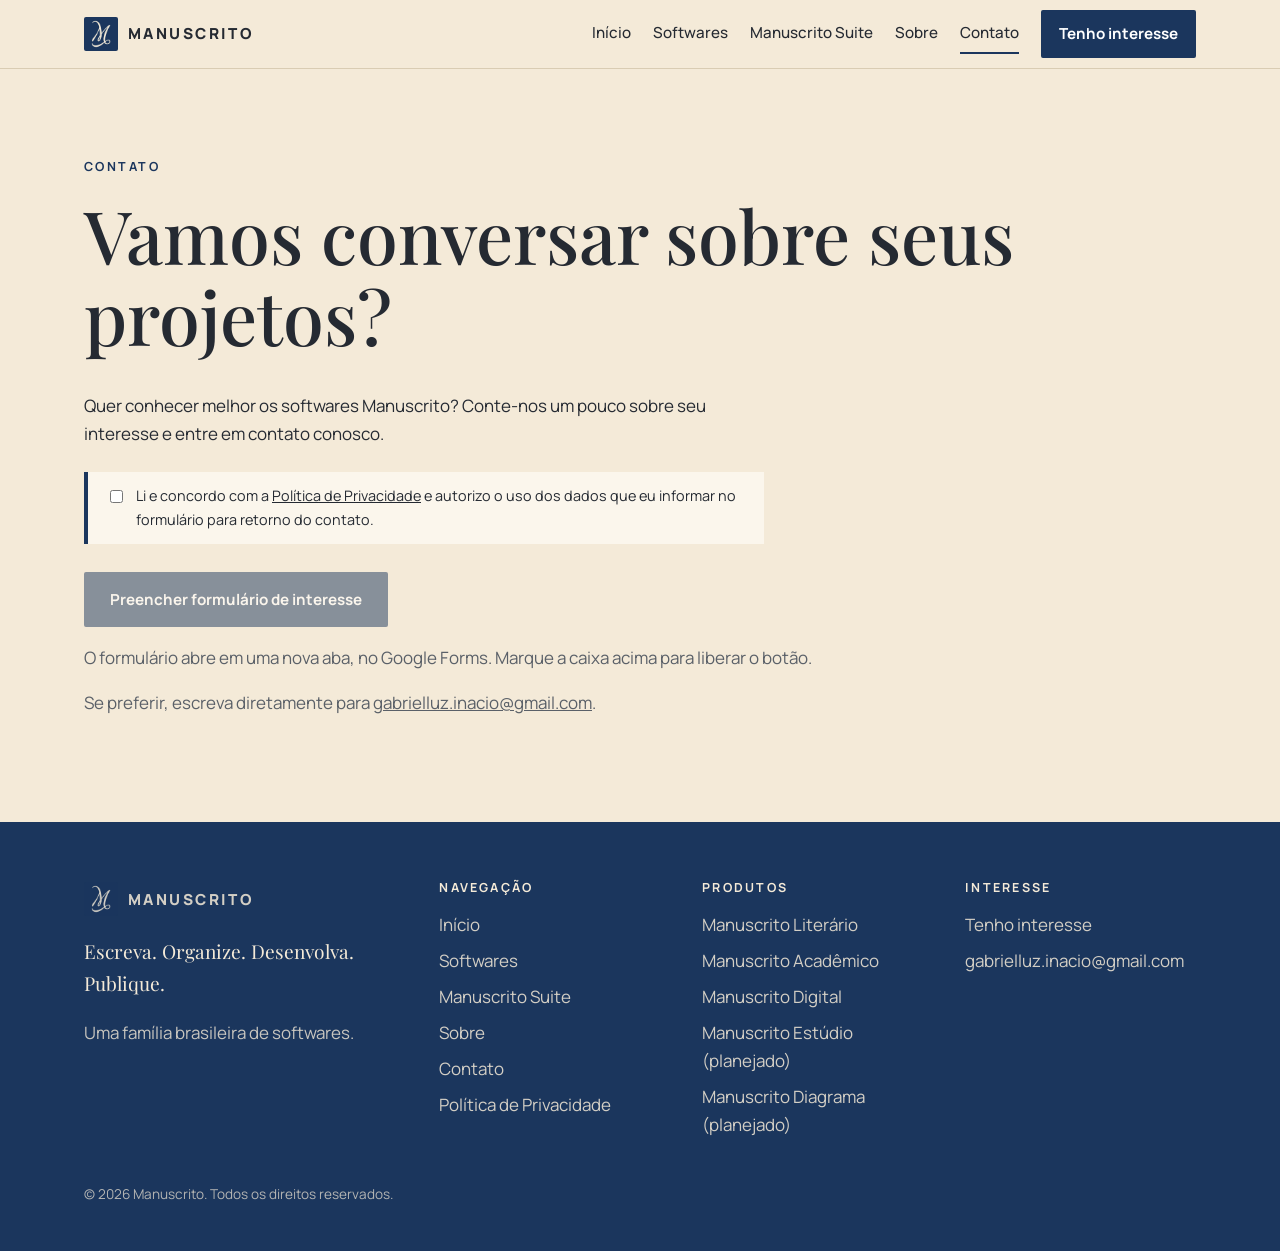
<file: contato/index.html>
<!DOCTYPE html>
<html lang="pt-BR">
<head>
<meta charset="utf-8">
<meta name="viewport" content="width=device-width, initial-scale=1, viewport-fit=cover">
<title>Contato — Manuscrito</title>
<meta name="description" content="Manifeste interesse nos softwares Manuscrito e conte-nos sobre seus projetos.">
<meta property="og:title" content="Contato — Manuscrito"><meta property="og:description" content="Manifeste interesse nos softwares Manuscrito e conte-nos sobre seus projetos."><meta property="og:type" content="website"><meta property="og:locale" content="pt_BR">
<meta name="theme-color" content="#1B365D">
<link rel="icon" href="../favicon.ico" sizes="any"><link rel="apple-touch-icon" href="../apple-touch-icon.png">
<link rel="preconnect" href="https://fonts.googleapis.com"><link rel="preconnect" href="https://fonts.gstatic.com" crossorigin>
<link rel="stylesheet" href="https://fonts.googleapis.com/css2?family=Manrope:wght@400;500;700;800&family=Playfair+Display:ital,wght@0,500;0,700;1,500&display=swap">
<link rel="stylesheet" href="../assets/css/style.css">
<noscript><style>[hidden]{display:block!important}.tab-panel{margin-bottom:24px}</style></noscript>
</head>
<body>
<svg width="0" height="0" style="position:absolute" aria-hidden="true" focusable="false"><symbol id="m" viewBox="0 0 96 96"><path d="M10.5 20.7 9.7 21.4 9.1 22.3 9.1 22.6 9.6 23.2 9.9 23.2 10.2 23.0 11.0 22.2 12.3 21.3 13.2 20.9 13.5 20.9 14.6 20.6 16.3 20.6 17.1 20.8 18.5 21.3 19.8 22.2 21.3 23.7 22.6 26.1 23.6 28.8 24.6 32.6 24.4 33.0 24.2 34.4 24.1 34.7 23.9 35.6 23.5 36.8 23.4 37.3 23.2 37.7 22.5 39.7 22.0 40.6 21.9 41.0 20.1 44.7 19.0 46.6 16.8 49.8 12.8 55.2 11.3 57.0 9.4 59.8 8.6 61.4 8.6 61.9 8.5 62.2 8.5 63.5 8.7 64.1 9.3 64.7 10.3 64.7 10.9 64.2 11.3 63.4 11.9 62.7 14.4 58.4 16.5 55.0 21.2 46.4 21.4 45.8 22.2 44.2 22.3 43.8 22.9 42.8 22.9 42.4 23.5 41.4 25.0 37.2 25.2 37.0 25.3 37.0 25.5 37.3 25.5 37.8 25.6 38.1 25.6 38.5 25.8 38.8 25.8 39.8 25.9 40.2 25.9 41.3 26.1 41.7 26.1 43.5 26.2 43.9 26.2 45.7 26.4 46.1 26.4 47.8 26.6 48.6 26.4 49.1 26.6 49.7 26.5 50.5 24.4 53.8 22.3 57.7 21.5 60.3 21.5 60.7 21.3 61.1 21.3 62.3 21.5 62.7 21.5 63.1 22.0 63.9 22.6 64.4 24.0 64.4 24.7 64.1 25.4 63.6 26.1 62.9 27.5 60.8 28.5 58.7 29.3 56.3 29.5 55.2 29.8 54.3 29.8 53.7 30.0 53.3 29.9 52.7 30.1 52.1 30.1 50.4 30.3 50.0 30.3 48.3 30.4 48.0 32.7 44.8 34.2 43.1 34.3 42.8 37.4 39.3 37.5 39.0 38.5 38.0 39.0 37.4 40.1 36.3 40.5 35.7 43.5 32.6 43.7 32.7 43.7 32.8 41.5 36.4 39.2 40.9 39.0 41.7 37.8 44.1 37.7 44.7 37.2 45.5 37.1 46.2 36.3 48.1 36.3 48.6 36.0 49.0 36.0 49.5 35.7 49.9 35.6 50.8 35.4 51.2 35.4 51.7 35.1 52.5 35.1 53.0 34.8 53.9 34.6 55.8 34.4 56.3 34.5 57.0 34.3 57.5 34.3 61.0 34.5 61.5 34.5 62.8 34.6 63.1 34.6 63.5 35.1 65.2 35.4 65.7 35.3 65.9 33.6 67.1 30.4 69.1 25.7 71.5 22.4 72.6 21.5 72.8 20.6 73.1 20.0 73.1 19.6 73.3 19.1 73.2 18.8 73.4 17.7 73.4 17.3 73.6 16.7 73.6 16.3 73.4 15.1 73.4 14.7 73.2 14.1 73.2 12.5 72.7 11.7 72.3 11.1 71.9 9.8 70.6 9.5 70.1 9.2 68.9 8.6 68.6 8.3 68.8 8.0 69.2 8.0 70.5 8.5 72.1 9.2 73.2 10.7 74.7 11.5 75.3 12.7 76.0 13.1 76.1 13.4 76.3 15.5 76.9 16.4 76.8 17.1 77.0 18.9 77.0 21.0 76.5 21.4 76.6 21.8 76.4 22.1 76.4 22.7 76.1 23.5 75.9 24.0 75.7 25.0 75.4 25.9 74.9 26.4 74.7 26.9 74.4 28.6 73.4 31.0 71.8 31.5 71.4 34.7 68.9 35.6 68.0 36.1 67.7 36.3 67.7 37.5 69.1 38.9 70.0 40.9 70.7 42.0 70.7 42.3 70.8 44.2 70.7 44.9 70.4 45.7 70.3 46.7 69.7 47.5 69.1 48.4 68.2 49.0 67.3 49.3 66.7 49.7 65.5 49.7 64.1 49.5 63.8 49.5 63.3 49.0 62.2 48.2 61.4 47.8 61.2 46.7 60.8 44.3 60.8 42.5 61.5 40.2 62.7 38.6 63.7 38.4 63.7 38.1 63.1 38.1 60.7 38.0 60.3 38.1 60.1 38.1 59.3 38.2 59.0 38.2 57.8 38.4 57.5 38.4 56.9 38.5 56.6 38.7 55.2 38.9 54.8 38.8 54.4 39.0 54.0 39.0 53.6 39.3 52.8 39.3 52.3 39.6 51.5 39.6 50.9 39.9 50.3 40.2 48.8 40.6 47.6 40.7 47.1 40.9 46.7 41.0 46.2 41.4 44.9 42.1 43.3 42.8 41.2 43.2 40.4 43.7 39.1 44.3 38.1 44.6 37.1 45.2 35.9 45.6 35.4 46.2 34.2 46.5 33.7 47.3 32.0 48.9 29.4 49.3 29.0 49.7 28.1 49.6 27.8 49.0 27.3 48.6 27.3 48.0 27.5 46.5 28.3 43.3 30.8 36.4 37.9 36.2 38.2 35.5 38.9 34.5 40.2 33.7 41.1 33.1 42.0 31.8 43.4 30.9 44.7 30.2 45.2 30.1 45.1 30.1 44.3 29.9 43.6 30.0 42.4 29.8 42.0 29.8 40.7 29.6 40.4 29.7 40.0 29.5 39.5 29.5 38.2 29.3 37.8 29.4 37.3 29.2 36.8 29.2 36.4 29.0 36.0 29.0 34.9 28.9 34.7 28.7 33.1 28.4 31.8 26.9 27.0 25.8 25.0 24.4 22.9 22.6 21.1 21.5 20.4 20.2 19.7 18.4 19.1 18.0 19.2 17.4 19.0 14.7 19.0 12.7 19.5ZM46.7 63.0 47.2 63.6 47.5 64.3 47.5 65.5 47.0 66.9 46.5 67.7 45.8 68.5 44.6 69.1 44.1 69.3 43.7 69.3 43.4 69.4 42.6 69.4 42.3 69.3 41.9 69.3 41.4 69.1 40.5 68.6 39.3 67.4 38.7 65.9 38.7 65.7 39.0 65.3 41.6 63.6 43.7 62.6 44.2 62.6 44.7 62.4 45.6 62.4 46.4 62.7ZM26.3 54.0 26.4 54.1 26.4 55.3 26.2 55.7 26.2 56.8 26.1 57.1 26.1 57.5 25.9 57.8 25.8 58.9 25.2 60.3 24.6 61.6 24.1 62.2 23.8 62.2 23.4 61.8 23.4 60.4 23.5 60.1 23.5 59.6 23.7 59.4 23.7 58.9 24.8 56.5 25.2 55.9 26.1 54.1Z" fill-rule="evenodd"/></symbol></svg>
<a class="sr" href="#main">Pular para o conteúdo</a>
<header><div class="wrap bar"><a class="logo" href="../" aria-label="Manuscrito — página inicial"><img class="mk" src="../assets/img/logo.png" alt="" width="34" height="34">MANUSCRITO</a><button class="menu" type="button" aria-expanded="false" aria-controls="nav">Menu</button>
<nav id="nav" aria-label="Principal"><a href="../">Início</a><a href="../softwares/">Softwares</a><a href="../suite/">Manuscrito Suite</a><a href="../sobre/">Sobre</a><a href="../contato/" aria-current="page">Contato</a><a class="btn" href="../contato/">Tenho interesse</a></nav></div></header>
<main id="main" tabindex="-1" style="outline:none" class="fade">
<section><div class="wrap"><div class="eyebrow">Contato</div><h1>Vamos conversar sobre seus projetos?</h1><p style="max-width:640px">Quer conhecer melhor os softwares Manuscrito? Conte-nos um pouco sobre seu interesse e entre em contato conosco.</p>
<div class="note" style="max-width:680px"><div class="chk"><input type="checkbox" id="ok"><label for="ok">Li e concordo com a <a href="../privacidade/">Política de Privacidade</a> e autorizo o uso dos dados que eu informar no formulário para retorno do contato.</label></div></div>
<p id="swinfo" class="note" role="status" hidden style="max-width:680px"></p>
<div class="row"><a id="formbtn" class="btn off" role="button" aria-disabled="true" target="_blank" rel="noopener noreferrer">Preencher formulário de interesse</a></div>
<p class="mut">O formulário abre em uma nova aba, no Google Forms. Marque a caixa acima para liberar o botão.</p><noscript><p class="note">Este botão precisa de JavaScript. Acesse o formulário diretamente: <a href="https://forms.gle/gu956wW62UgVZMLw6">abrir formulário</a>.</p></noscript>
<p class="mut">Se preferir, escreva diretamente para <a href="mailto:gabrielluz.inacio@gmail.com">gabrielluz.inacio@gmail.com</a>.</p></div></section>
</main>
<footer><div class="wrap"><div class="g"><div><a class="logo" href="../" aria-label="Manuscrito — página inicial"><img class="mk" src="../assets/img/logo.png" alt="" width="34" height="34">MANUSCRITO</a><p style="font-family:'Playfair Display',serif;font-size:1.2rem;margin-top:16px">Escreva. Organize. Desenvolva. Publique.</p><p style="opacity:.8">Uma família brasileira de softwares.</p></div>
<div><h4>Navegação</h4><a href="../">Início</a><a href="../softwares/">Softwares</a><a href="../suite/">Manuscrito Suite</a><a href="../sobre/">Sobre</a><a href="../contato/">Contato</a><a href="../privacidade/">Política de Privacidade</a></div><div><h4>Produtos</h4><a href="../literario/">Manuscrito Literário</a><a href="../academico/">Manuscrito Acadêmico</a><a href="../digital/">Manuscrito Digital</a><a href="../estudio/">Manuscrito Estúdio (planejado)</a><a href="../diagrama/">Manuscrito Diagrama (planejado)</a></div><div><h4>Interesse</h4><a href="../contato/">Tenho interesse</a><a href="mailto:gabrielluz.inacio@gmail.com">gabrielluz.inacio@gmail.com</a></div></div>
<p style="margin-top:40px;opacity:.7;font-size:.85rem">© <span id="ano">2026</span> Manuscrito. Todos os direitos reservados.</p></div></footer>
<script src="../assets/js/config.js"></script><script src="../assets/js/main.js" defer></script>
</body>
</html>
</file>
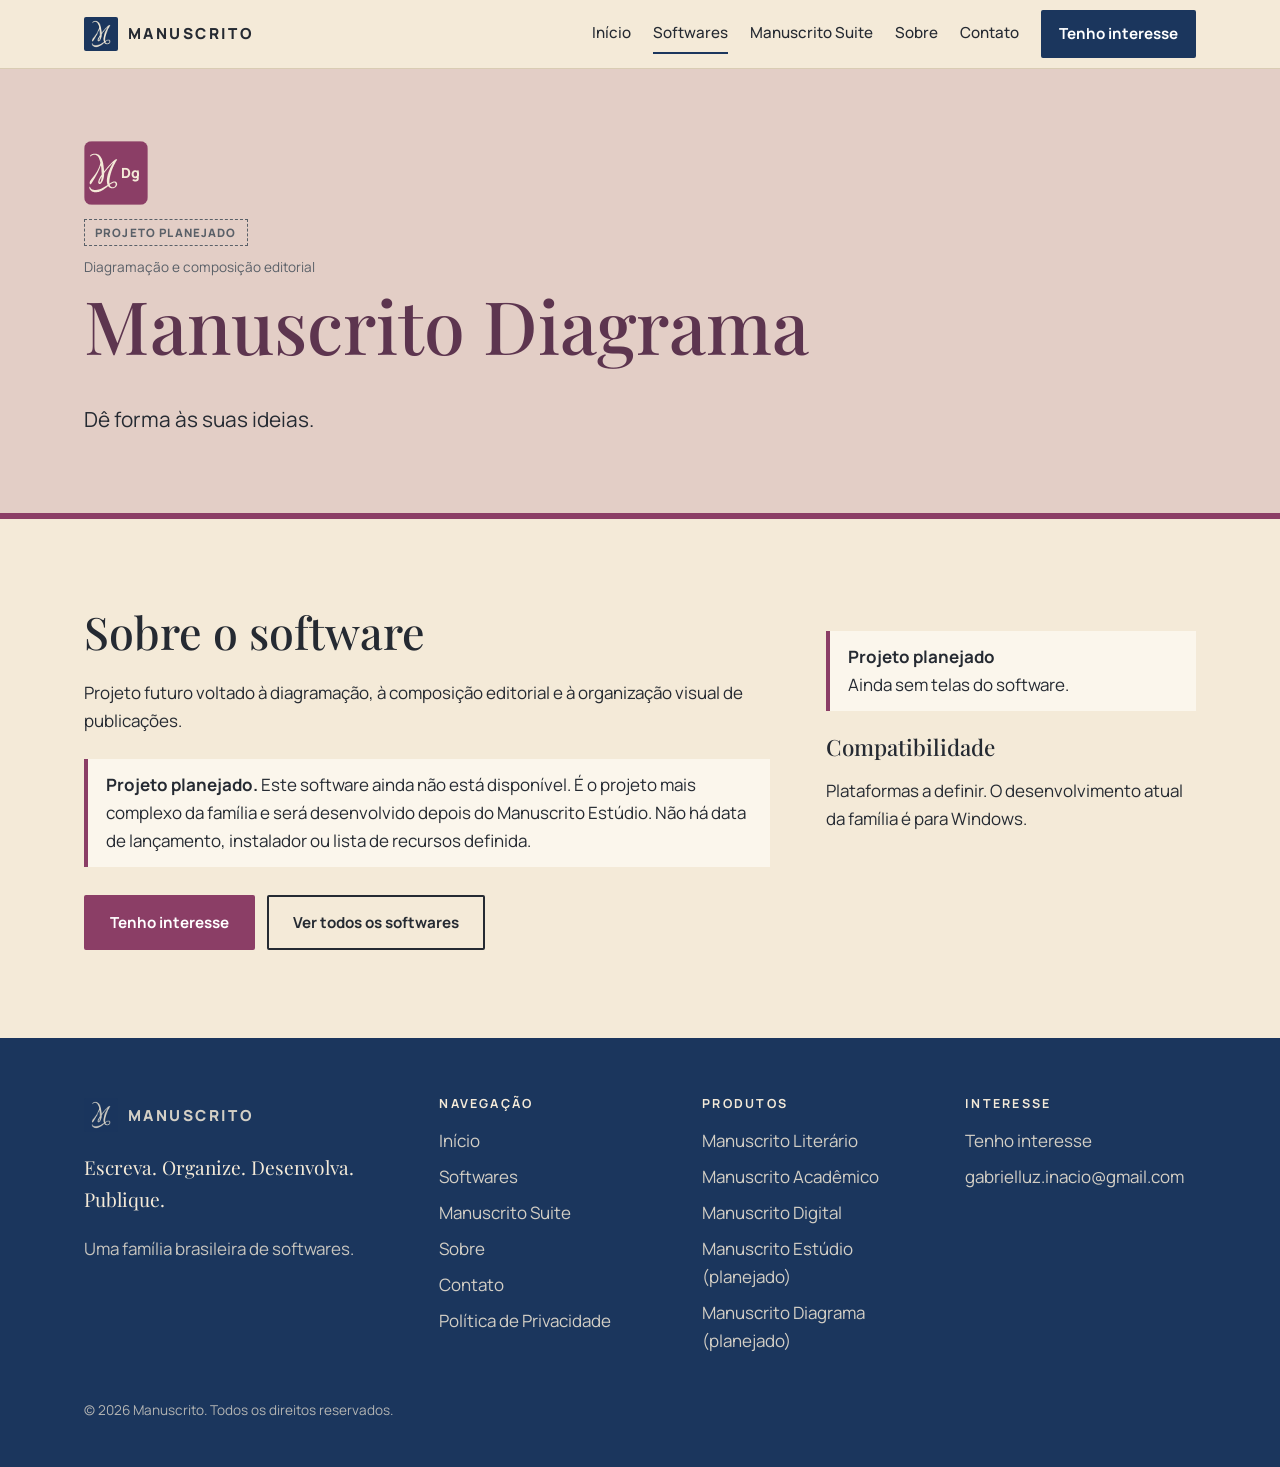
<file: diagrama/index.html>
<!DOCTYPE html>
<html lang="pt-BR">
<head>
<meta charset="utf-8">
<meta name="viewport" content="width=device-width, initial-scale=1, viewport-fit=cover">
<title>Manuscrito Diagrama — Dê forma às suas ideias.</title>
<meta name="description" content="Projeto futuro voltado à diagramação, à composição editorial e à organização visual de publicações.">
<meta property="og:title" content="Manuscrito Diagrama — Dê forma às suas ideias."><meta property="og:description" content="Projeto futuro voltado à diagramação, à composição editorial e à organização visual de publicações."><meta property="og:type" content="website"><meta property="og:locale" content="pt_BR">
<meta name="theme-color" content="#1B365D">
<link rel="icon" href="../favicon.ico" sizes="any"><link rel="apple-touch-icon" href="../apple-touch-icon.png">
<link rel="preconnect" href="https://fonts.googleapis.com"><link rel="preconnect" href="https://fonts.gstatic.com" crossorigin>
<link rel="stylesheet" href="https://fonts.googleapis.com/css2?family=Manrope:wght@400;500;700;800&family=Playfair+Display:ital,wght@0,500;0,700;1,500&display=swap">
<link rel="stylesheet" href="../assets/css/style.css">
<noscript><style>[hidden]{display:block!important}.tab-panel{margin-bottom:24px}</style></noscript>
</head>
<body>
<svg width="0" height="0" style="position:absolute" aria-hidden="true" focusable="false"><symbol id="m" viewBox="0 0 96 96"><path d="M10.5 20.7 9.7 21.4 9.1 22.3 9.1 22.6 9.6 23.2 9.9 23.2 10.2 23.0 11.0 22.2 12.3 21.3 13.2 20.9 13.5 20.9 14.6 20.6 16.3 20.6 17.1 20.8 18.5 21.3 19.8 22.2 21.3 23.7 22.6 26.1 23.6 28.8 24.6 32.6 24.4 33.0 24.2 34.4 24.1 34.7 23.9 35.6 23.5 36.8 23.4 37.3 23.2 37.7 22.5 39.7 22.0 40.6 21.9 41.0 20.1 44.7 19.0 46.6 16.8 49.8 12.8 55.2 11.3 57.0 9.4 59.8 8.6 61.4 8.6 61.9 8.5 62.2 8.5 63.5 8.7 64.1 9.3 64.7 10.3 64.7 10.9 64.2 11.3 63.4 11.9 62.7 14.4 58.4 16.5 55.0 21.2 46.4 21.4 45.8 22.2 44.2 22.3 43.8 22.9 42.8 22.9 42.4 23.5 41.4 25.0 37.2 25.2 37.0 25.3 37.0 25.5 37.3 25.5 37.8 25.6 38.1 25.6 38.5 25.8 38.8 25.8 39.8 25.9 40.2 25.9 41.3 26.1 41.7 26.1 43.5 26.2 43.9 26.2 45.7 26.4 46.1 26.4 47.8 26.6 48.6 26.4 49.1 26.6 49.7 26.5 50.5 24.4 53.8 22.3 57.7 21.5 60.3 21.5 60.7 21.3 61.1 21.3 62.3 21.5 62.7 21.5 63.1 22.0 63.9 22.6 64.4 24.0 64.4 24.7 64.1 25.4 63.6 26.1 62.9 27.5 60.8 28.5 58.7 29.3 56.3 29.5 55.2 29.8 54.3 29.8 53.7 30.0 53.3 29.9 52.7 30.1 52.1 30.1 50.4 30.3 50.0 30.3 48.3 30.4 48.0 32.7 44.8 34.2 43.1 34.3 42.8 37.4 39.3 37.5 39.0 38.5 38.0 39.0 37.4 40.1 36.3 40.5 35.7 43.5 32.6 43.7 32.7 43.7 32.8 41.5 36.4 39.2 40.9 39.0 41.7 37.8 44.1 37.7 44.7 37.2 45.5 37.1 46.2 36.3 48.1 36.3 48.6 36.0 49.0 36.0 49.5 35.7 49.9 35.6 50.8 35.4 51.2 35.4 51.7 35.1 52.5 35.1 53.0 34.8 53.9 34.6 55.8 34.4 56.3 34.5 57.0 34.3 57.5 34.3 61.0 34.5 61.5 34.5 62.8 34.6 63.1 34.6 63.5 35.1 65.2 35.4 65.7 35.3 65.9 33.6 67.1 30.4 69.1 25.7 71.5 22.4 72.6 21.5 72.8 20.6 73.1 20.0 73.1 19.6 73.3 19.1 73.2 18.8 73.4 17.7 73.4 17.3 73.6 16.7 73.6 16.3 73.4 15.1 73.4 14.7 73.2 14.1 73.2 12.5 72.7 11.7 72.3 11.1 71.9 9.8 70.6 9.5 70.1 9.2 68.9 8.6 68.6 8.3 68.8 8.0 69.2 8.0 70.5 8.5 72.1 9.2 73.2 10.7 74.7 11.5 75.3 12.7 76.0 13.1 76.1 13.4 76.3 15.5 76.9 16.4 76.8 17.1 77.0 18.9 77.0 21.0 76.5 21.4 76.6 21.8 76.4 22.1 76.4 22.7 76.1 23.5 75.9 24.0 75.7 25.0 75.4 25.9 74.9 26.4 74.7 26.9 74.4 28.6 73.4 31.0 71.8 31.5 71.4 34.7 68.9 35.6 68.0 36.1 67.7 36.3 67.7 37.5 69.1 38.9 70.0 40.9 70.7 42.0 70.7 42.3 70.8 44.2 70.7 44.9 70.4 45.7 70.3 46.7 69.7 47.5 69.1 48.4 68.2 49.0 67.3 49.3 66.7 49.7 65.5 49.7 64.1 49.5 63.8 49.5 63.3 49.0 62.2 48.2 61.4 47.8 61.2 46.7 60.8 44.3 60.8 42.5 61.5 40.2 62.7 38.6 63.7 38.4 63.7 38.1 63.1 38.1 60.7 38.0 60.3 38.1 60.1 38.1 59.3 38.2 59.0 38.2 57.8 38.4 57.5 38.4 56.9 38.5 56.6 38.7 55.2 38.9 54.8 38.8 54.4 39.0 54.0 39.0 53.6 39.3 52.8 39.3 52.3 39.6 51.5 39.6 50.9 39.9 50.3 40.2 48.8 40.6 47.6 40.7 47.1 40.9 46.7 41.0 46.2 41.4 44.9 42.1 43.3 42.8 41.2 43.2 40.4 43.7 39.1 44.3 38.1 44.6 37.1 45.2 35.9 45.6 35.4 46.2 34.2 46.5 33.7 47.3 32.0 48.9 29.4 49.3 29.0 49.7 28.1 49.6 27.8 49.0 27.3 48.6 27.3 48.0 27.5 46.5 28.3 43.3 30.8 36.4 37.9 36.2 38.2 35.5 38.9 34.5 40.2 33.7 41.1 33.1 42.0 31.8 43.4 30.9 44.7 30.2 45.2 30.1 45.1 30.1 44.3 29.9 43.6 30.0 42.4 29.8 42.0 29.8 40.7 29.6 40.4 29.7 40.0 29.5 39.5 29.5 38.2 29.3 37.8 29.4 37.3 29.2 36.8 29.2 36.4 29.0 36.0 29.0 34.9 28.9 34.7 28.7 33.1 28.4 31.8 26.9 27.0 25.8 25.0 24.4 22.9 22.6 21.1 21.5 20.4 20.2 19.7 18.4 19.1 18.0 19.2 17.4 19.0 14.7 19.0 12.7 19.5ZM46.7 63.0 47.2 63.6 47.5 64.3 47.5 65.5 47.0 66.9 46.5 67.7 45.8 68.5 44.6 69.1 44.1 69.3 43.7 69.3 43.4 69.4 42.6 69.4 42.3 69.3 41.9 69.3 41.4 69.1 40.5 68.6 39.3 67.4 38.7 65.9 38.7 65.7 39.0 65.3 41.6 63.6 43.7 62.6 44.2 62.6 44.7 62.4 45.6 62.4 46.4 62.7ZM26.3 54.0 26.4 54.1 26.4 55.3 26.2 55.7 26.2 56.8 26.1 57.1 26.1 57.5 25.9 57.8 25.8 58.9 25.2 60.3 24.6 61.6 24.1 62.2 23.8 62.2 23.4 61.8 23.4 60.4 23.5 60.1 23.5 59.6 23.7 59.4 23.7 58.9 24.8 56.5 25.2 55.9 26.1 54.1Z" fill-rule="evenodd"/></symbol></svg>
<a class="sr" href="#main">Pular para o conteúdo</a>
<header><div class="wrap bar"><a class="logo" href="../" aria-label="Manuscrito — página inicial"><img class="mk" src="../assets/img/logo.png" alt="" width="34" height="34">MANUSCRITO</a><button class="menu" type="button" aria-expanded="false" aria-controls="nav">Menu</button>
<nav id="nav" aria-label="Principal"><a href="../">Início</a><a href="../softwares/" aria-current="page">Softwares</a><a href="../suite/">Manuscrito Suite</a><a href="../sobre/">Sobre</a><a href="../contato/">Contato</a><a class="btn" href="../contato/">Tenho interesse</a></nav></div></header>
<main id="main" tabindex="-1" style="outline:none" class="fade">
<div style="--c:#8B3E66;--cl:#E08AB4"><div class="pband"><div class="wrap"><svg class="mkm" aria-hidden="true" width="64" height="64" viewBox="0 0 96 96"><rect width="96" height="96" fill="#8B3E66"/><rect x=".75" y=".75" width="94.5" height="94.5" fill="none" stroke="#F4EAD8" stroke-opacity=".3" stroke-width="1.5"/><use href="#m" fill="#F4EAD8" transform="translate(0,0)"/><text x="69.8" y="55" text-anchor="middle" font-family="Manrope,Inter,Arial,sans-serif" font-weight="800" font-size="21" fill="#F4EAD8">Dg</text></svg><span class="tag pl">Projeto planejado</span><p class="cat">Diagramação e composição editorial</p><h1>Manuscrito Diagrama</h1><p class="sub1">Dê forma às suas ideias.</p></div></div><section><div class="wrap pgrid"><div><h2>Sobre o software</h2><p>Projeto futuro voltado à diagramação, à composição editorial e à organização visual de publicações.</p><div class="note"><strong>Projeto planejado.</strong> Este software ainda não está disponível. É o projeto mais complexo da família e será desenvolvido depois do Manuscrito Estúdio. Não há data de lançamento, instalador ou lista de recursos definida.</div><div class="row"><a class="btn" href="../contato/?software=diagrama" style="background:var(--c);border-color:var(--c);color:var(--onc)">Tenho interesse</a><a class="btn o" href="../softwares/">Ver todos os softwares</a></div></div><aside><div class="note"><strong>Projeto planejado</strong><br>Ainda sem telas do software.</div><h3>Compatibilidade</h3><p>Plataformas a definir. O desenvolvimento atual da família é para Windows.</p></aside></div></section></div>
</main>
<footer><div class="wrap"><div class="g"><div><a class="logo" href="../" aria-label="Manuscrito — página inicial"><img class="mk" src="../assets/img/logo.png" alt="" width="34" height="34">MANUSCRITO</a><p style="font-family:'Playfair Display',serif;font-size:1.2rem;margin-top:16px">Escreva. Organize. Desenvolva. Publique.</p><p style="opacity:.8">Uma família brasileira de softwares.</p></div>
<div><h4>Navegação</h4><a href="../">Início</a><a href="../softwares/">Softwares</a><a href="../suite/">Manuscrito Suite</a><a href="../sobre/">Sobre</a><a href="../contato/">Contato</a><a href="../privacidade/">Política de Privacidade</a></div><div><h4>Produtos</h4><a href="../literario/">Manuscrito Literário</a><a href="../academico/">Manuscrito Acadêmico</a><a href="../digital/">Manuscrito Digital</a><a href="../estudio/">Manuscrito Estúdio (planejado)</a><a href="../diagrama/">Manuscrito Diagrama (planejado)</a></div><div><h4>Interesse</h4><a href="../contato/">Tenho interesse</a><a href="mailto:gabrielluz.inacio@gmail.com">gabrielluz.inacio@gmail.com</a></div></div>
<p style="margin-top:40px;opacity:.7;font-size:.85rem">© <span id="ano">2026</span> Manuscrito. Todos os direitos reservados.</p></div></footer>
<script src="../assets/js/config.js"></script><script src="../assets/js/main.js" defer></script>
</body>
</html>
</file>
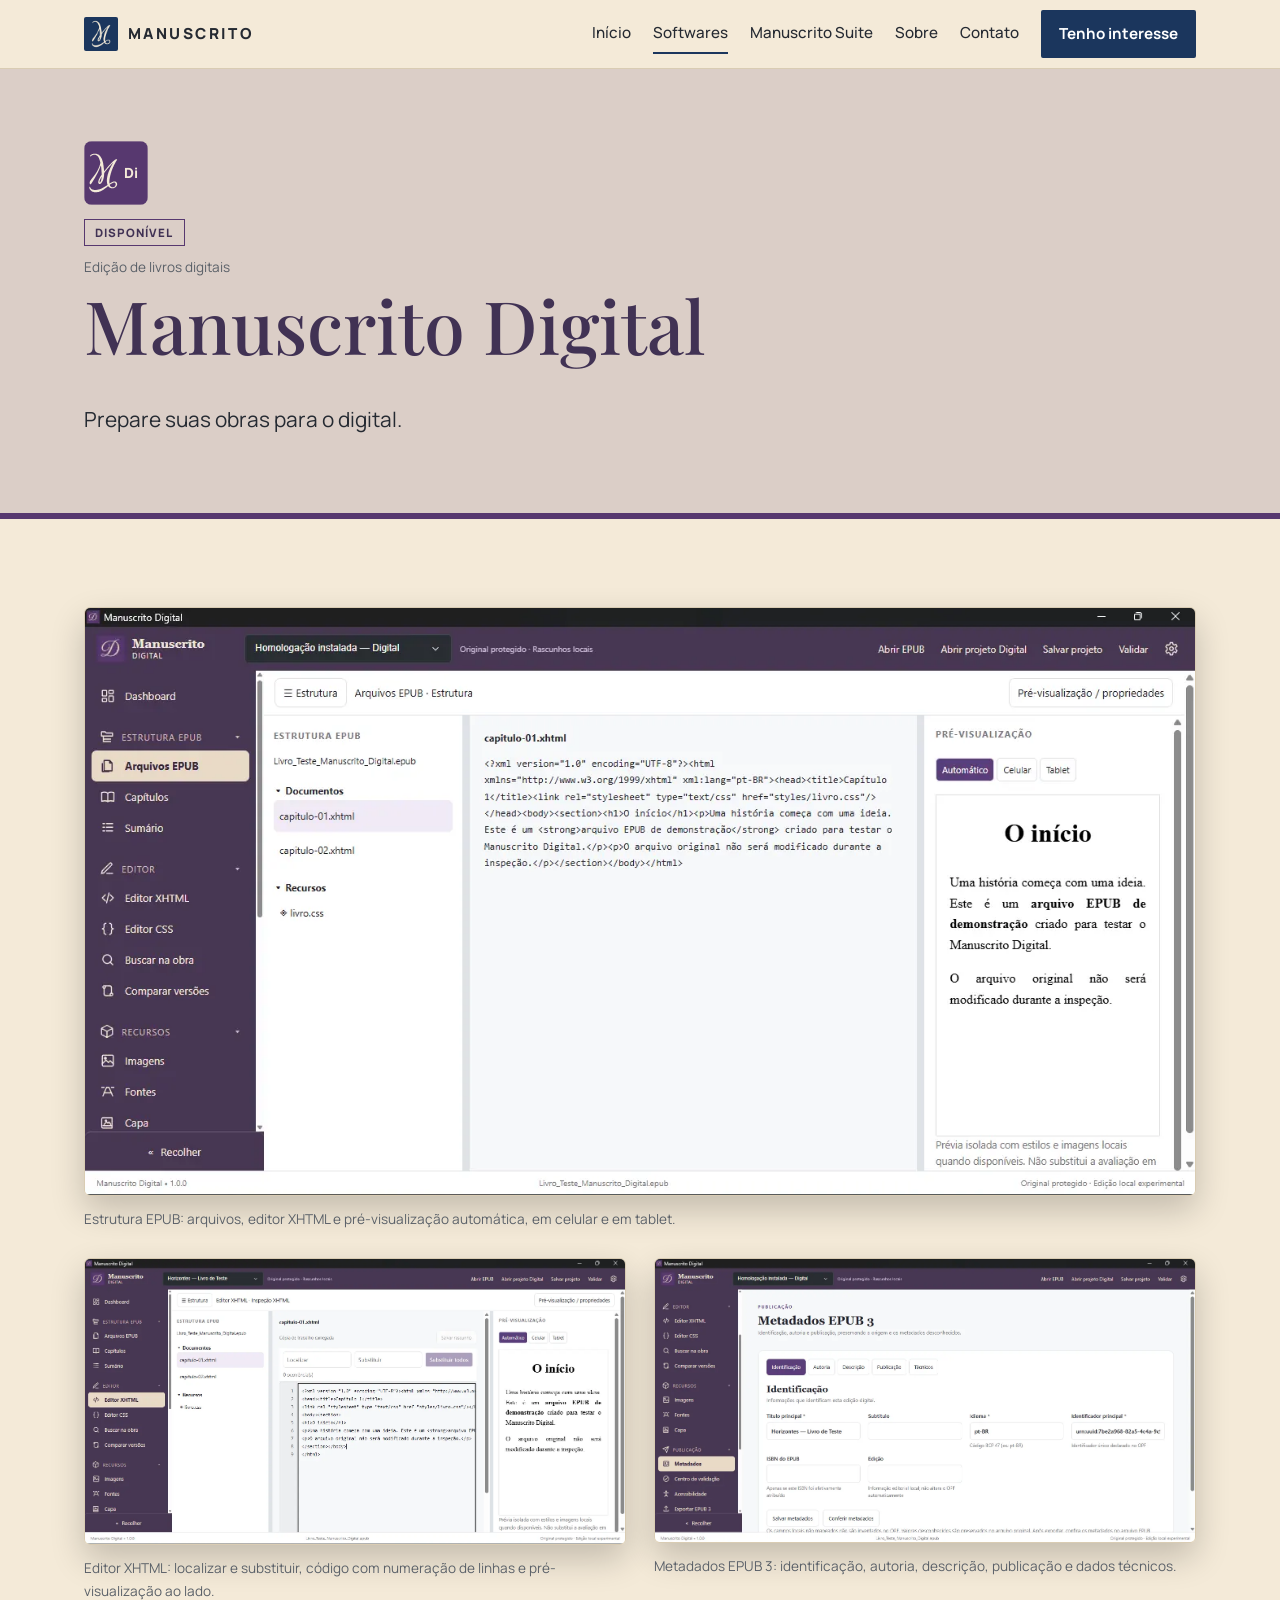
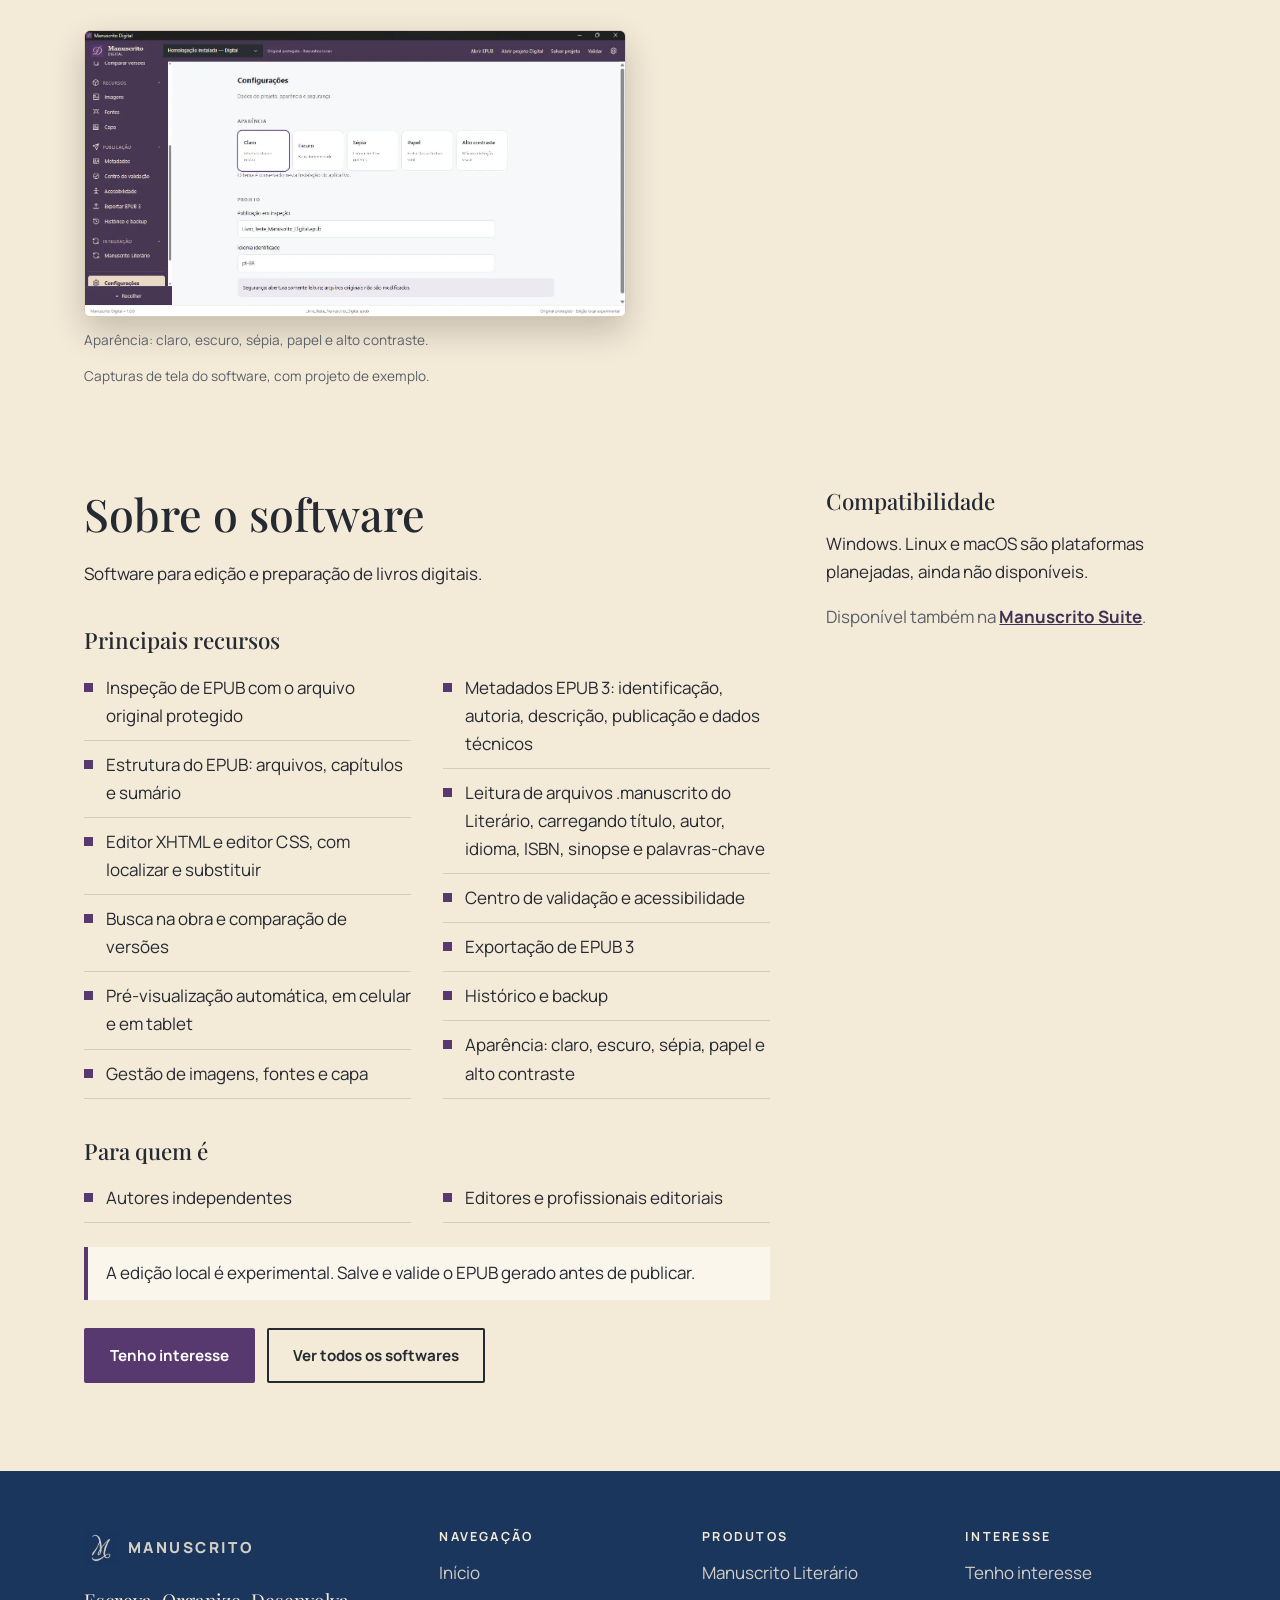
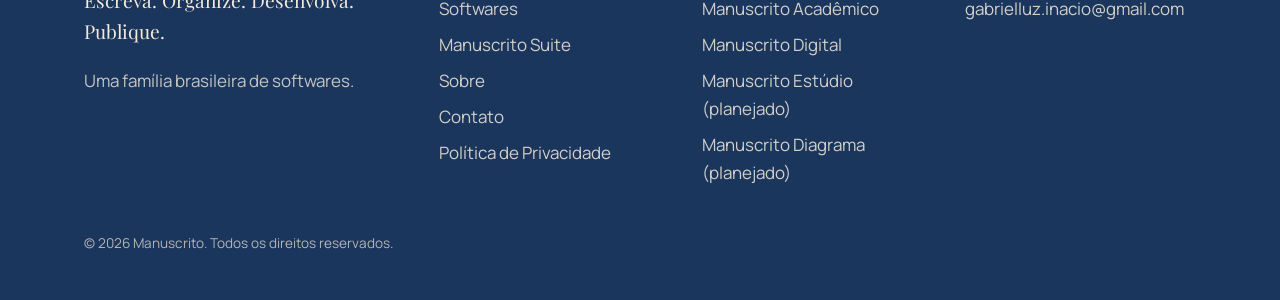
<file: digital/index.html>
<!DOCTYPE html>
<html lang="pt-BR">
<head>
<meta charset="utf-8">
<meta name="viewport" content="width=device-width, initial-scale=1, viewport-fit=cover">
<title>Manuscrito Digital — Prepare suas obras para o digital.</title>
<meta name="description" content="Software para edição e preparação de livros digitais.">
<meta property="og:title" content="Manuscrito Digital — Prepare suas obras para o digital."><meta property="og:description" content="Software para edição e preparação de livros digitais."><meta property="og:type" content="website"><meta property="og:locale" content="pt_BR">
<meta name="theme-color" content="#1B365D">
<link rel="icon" href="../favicon.ico" sizes="any"><link rel="apple-touch-icon" href="../apple-touch-icon.png">
<link rel="preconnect" href="https://fonts.googleapis.com"><link rel="preconnect" href="https://fonts.gstatic.com" crossorigin>
<link rel="stylesheet" href="https://fonts.googleapis.com/css2?family=Manrope:wght@400;500;700;800&family=Playfair+Display:ital,wght@0,500;0,700;1,500&display=swap">
<link rel="stylesheet" href="../assets/css/style.css">
<noscript><style>[hidden]{display:block!important}.tab-panel{margin-bottom:24px}</style></noscript>
</head>
<body>
<svg width="0" height="0" style="position:absolute" aria-hidden="true" focusable="false"><symbol id="m" viewBox="0 0 96 96"><path d="M10.5 20.7 9.7 21.4 9.1 22.3 9.1 22.6 9.6 23.2 9.9 23.2 10.2 23.0 11.0 22.2 12.3 21.3 13.2 20.9 13.5 20.9 14.6 20.6 16.3 20.6 17.1 20.8 18.5 21.3 19.8 22.2 21.3 23.7 22.6 26.1 23.6 28.8 24.6 32.6 24.4 33.0 24.2 34.4 24.1 34.7 23.9 35.6 23.5 36.8 23.4 37.3 23.2 37.7 22.5 39.7 22.0 40.6 21.9 41.0 20.1 44.7 19.0 46.6 16.8 49.8 12.8 55.2 11.3 57.0 9.4 59.8 8.6 61.4 8.6 61.9 8.5 62.2 8.5 63.5 8.7 64.1 9.3 64.7 10.3 64.7 10.9 64.2 11.3 63.4 11.9 62.7 14.4 58.4 16.5 55.0 21.2 46.4 21.4 45.8 22.2 44.2 22.3 43.8 22.9 42.8 22.9 42.4 23.5 41.4 25.0 37.2 25.2 37.0 25.3 37.0 25.5 37.3 25.5 37.8 25.6 38.1 25.6 38.5 25.8 38.8 25.8 39.8 25.9 40.2 25.9 41.3 26.1 41.7 26.1 43.5 26.2 43.9 26.2 45.7 26.4 46.1 26.4 47.8 26.6 48.6 26.4 49.1 26.6 49.7 26.5 50.5 24.4 53.8 22.3 57.7 21.5 60.3 21.5 60.7 21.3 61.1 21.3 62.3 21.5 62.7 21.5 63.1 22.0 63.9 22.6 64.4 24.0 64.4 24.7 64.1 25.4 63.6 26.1 62.9 27.5 60.8 28.5 58.7 29.3 56.3 29.5 55.2 29.8 54.3 29.8 53.7 30.0 53.3 29.9 52.7 30.1 52.1 30.1 50.4 30.3 50.0 30.3 48.3 30.4 48.0 32.7 44.8 34.2 43.1 34.3 42.8 37.4 39.3 37.5 39.0 38.5 38.0 39.0 37.4 40.1 36.3 40.5 35.7 43.5 32.6 43.7 32.7 43.7 32.8 41.5 36.4 39.2 40.9 39.0 41.7 37.8 44.1 37.7 44.7 37.2 45.5 37.1 46.2 36.3 48.1 36.3 48.6 36.0 49.0 36.0 49.5 35.7 49.9 35.6 50.8 35.4 51.2 35.4 51.7 35.1 52.5 35.1 53.0 34.8 53.9 34.6 55.8 34.4 56.3 34.5 57.0 34.3 57.5 34.3 61.0 34.5 61.5 34.5 62.8 34.6 63.1 34.6 63.5 35.1 65.2 35.4 65.7 35.3 65.9 33.6 67.1 30.4 69.1 25.7 71.5 22.4 72.6 21.5 72.8 20.6 73.1 20.0 73.1 19.6 73.3 19.1 73.2 18.8 73.4 17.7 73.4 17.3 73.6 16.7 73.6 16.3 73.4 15.1 73.4 14.7 73.2 14.1 73.2 12.5 72.7 11.7 72.3 11.1 71.9 9.8 70.6 9.5 70.1 9.2 68.9 8.6 68.6 8.3 68.8 8.0 69.2 8.0 70.5 8.5 72.1 9.2 73.2 10.7 74.7 11.5 75.3 12.7 76.0 13.1 76.1 13.4 76.3 15.5 76.9 16.4 76.8 17.1 77.0 18.9 77.0 21.0 76.5 21.4 76.6 21.8 76.4 22.1 76.4 22.7 76.1 23.5 75.9 24.0 75.7 25.0 75.4 25.9 74.9 26.4 74.7 26.9 74.4 28.6 73.4 31.0 71.8 31.5 71.4 34.7 68.9 35.6 68.0 36.1 67.7 36.3 67.7 37.5 69.1 38.9 70.0 40.9 70.7 42.0 70.7 42.3 70.8 44.2 70.7 44.9 70.4 45.7 70.3 46.7 69.7 47.5 69.1 48.4 68.2 49.0 67.3 49.3 66.7 49.7 65.5 49.7 64.1 49.5 63.8 49.5 63.3 49.0 62.2 48.2 61.4 47.8 61.2 46.7 60.8 44.3 60.8 42.5 61.5 40.2 62.7 38.6 63.7 38.4 63.7 38.1 63.1 38.1 60.7 38.0 60.3 38.1 60.1 38.1 59.3 38.2 59.0 38.2 57.8 38.4 57.5 38.4 56.9 38.5 56.6 38.7 55.2 38.9 54.8 38.8 54.4 39.0 54.0 39.0 53.6 39.3 52.8 39.3 52.3 39.6 51.5 39.6 50.9 39.9 50.3 40.2 48.8 40.6 47.6 40.7 47.1 40.9 46.7 41.0 46.2 41.4 44.9 42.1 43.3 42.8 41.2 43.2 40.4 43.7 39.1 44.3 38.1 44.6 37.1 45.2 35.9 45.6 35.4 46.2 34.2 46.5 33.7 47.3 32.0 48.9 29.4 49.3 29.0 49.7 28.1 49.6 27.8 49.0 27.3 48.6 27.3 48.0 27.5 46.5 28.3 43.3 30.8 36.4 37.9 36.2 38.2 35.5 38.9 34.5 40.2 33.7 41.1 33.1 42.0 31.8 43.4 30.9 44.7 30.2 45.2 30.1 45.1 30.1 44.3 29.9 43.6 30.0 42.4 29.8 42.0 29.8 40.7 29.6 40.4 29.7 40.0 29.5 39.5 29.5 38.2 29.3 37.8 29.4 37.3 29.2 36.8 29.2 36.4 29.0 36.0 29.0 34.9 28.9 34.7 28.7 33.1 28.4 31.8 26.9 27.0 25.8 25.0 24.4 22.9 22.6 21.1 21.5 20.4 20.2 19.7 18.4 19.1 18.0 19.2 17.4 19.0 14.7 19.0 12.7 19.5ZM46.7 63.0 47.2 63.6 47.5 64.3 47.5 65.5 47.0 66.9 46.5 67.7 45.8 68.5 44.6 69.1 44.1 69.3 43.7 69.3 43.4 69.4 42.6 69.4 42.3 69.3 41.9 69.3 41.4 69.1 40.5 68.6 39.3 67.4 38.7 65.9 38.7 65.7 39.0 65.3 41.6 63.6 43.7 62.6 44.2 62.6 44.7 62.4 45.6 62.4 46.4 62.7ZM26.3 54.0 26.4 54.1 26.4 55.3 26.2 55.7 26.2 56.8 26.1 57.1 26.1 57.5 25.9 57.8 25.8 58.9 25.2 60.3 24.6 61.6 24.1 62.2 23.8 62.2 23.4 61.8 23.4 60.4 23.5 60.1 23.5 59.6 23.7 59.4 23.7 58.9 24.8 56.5 25.2 55.9 26.1 54.1Z" fill-rule="evenodd"/></symbol></svg>
<a class="sr" href="#main">Pular para o conteúdo</a>
<header><div class="wrap bar"><a class="logo" href="../" aria-label="Manuscrito — página inicial"><img class="mk" src="../assets/img/logo.png" alt="" width="34" height="34">MANUSCRITO</a><button class="menu" type="button" aria-expanded="false" aria-controls="nav">Menu</button>
<nav id="nav" aria-label="Principal"><a href="../">Início</a><a href="../softwares/" aria-current="page">Softwares</a><a href="../suite/">Manuscrito Suite</a><a href="../sobre/">Sobre</a><a href="../contato/">Contato</a><a class="btn" href="../contato/">Tenho interesse</a></nav></div></header>
<main id="main" tabindex="-1" style="outline:none" class="fade">
<div style="--c:#57386F;--cl:#B79AE6"><div class="pband"><div class="wrap"><svg class="mkm" aria-hidden="true" width="64" height="64" viewBox="0 0 96 96"><rect width="96" height="96" fill="#57386F"/><rect x=".75" y=".75" width="94.5" height="94.5" fill="none" stroke="#F4EAD8" stroke-opacity=".3" stroke-width="1.5"/><use href="#m" fill="#F4EAD8" transform="translate(0,0)"/><text x="69.8" y="55" text-anchor="middle" font-family="Manrope,Inter,Arial,sans-serif" font-weight="800" font-size="21" fill="#F4EAD8">Di</text></svg><span class="tag">Disponível</span><p class="cat">Edição de livros digitais</p><h1>Manuscrito Digital</h1><p class="sub1">Prepare suas obras para o digital.</p></div></div><section style="padding-bottom:0"><div class="wrap"><div class="sg"><div><figure><button type="button" class="zoom" aria-label="Ampliar imagem: Manuscrito Digital: estrutura do EPUB, editor XHTML e pré-visualização"><img class="shot" src="../assets/img/dig-estrutura.webp" alt="Manuscrito Digital: estrutura do EPUB, editor XHTML e pré-visualização" loading="lazy" width="1365" height="720"></button><figcaption>Estrutura EPUB: arquivos, editor XHTML e pré-visualização automática, em celular e em tablet.</figcaption></figure></div><div><figure><button type="button" class="zoom" aria-label="Ampliar imagem: Manuscrito Digital: editor XHTML"><img class="shot" src="../assets/img/dig-xhtml.webp" alt="Manuscrito Digital: editor XHTML" loading="lazy" width="1365" height="720"></button><figcaption>Editor XHTML: localizar e substituir, código com numeração de linhas e pré-visualização ao lado.</figcaption></figure></div><div><figure><button type="button" class="zoom" aria-label="Ampliar imagem: Manuscrito Digital: metadados EPUB 3"><img class="shot" src="../assets/img/dig-metadados.webp" alt="Manuscrito Digital: metadados EPUB 3" loading="lazy" width="1365" height="720"></button><figcaption>Metadados EPUB 3: identificação, autoria, descrição, publicação e dados técnicos.</figcaption></figure></div><div><figure><button type="button" class="zoom" aria-label="Ampliar imagem: Manuscrito Digital: configurações de aparência"><img class="shot" src="../assets/img/dig-aparencia.webp" alt="Manuscrito Digital: configurações de aparência" loading="lazy" width="1365" height="720"></button><figcaption>Aparência: claro, escuro, sépia, papel e alto contraste.</figcaption></figure></div></div><p class="mut" style="font-size:.85rem">Capturas de tela do software, com projeto de exemplo.</p></div></section><section><div class="wrap pgrid"><div><h2>Sobre o software</h2><p>Software para edição e preparação de livros digitais.</p><h3 style="margin-top:40px">Principais recursos</h3><ul class="rec"><li>Inspeção de EPUB com o arquivo original protegido</li><li>Estrutura do EPUB: arquivos, capítulos e sumário</li><li>Editor XHTML e editor CSS, com localizar e substituir</li><li>Busca na obra e comparação de versões</li><li>Pré-visualização automática, em celular e em tablet</li><li>Gestão de imagens, fontes e capa</li><li>Metadados EPUB 3: identificação, autoria, descrição, publicação e dados técnicos</li><li>Leitura de arquivos .manuscrito do Literário, carregando título, autor, idioma, ISBN, sinopse e palavras-chave</li><li>Centro de validação e acessibilidade</li><li>Exportação de EPUB 3</li><li>Histórico e backup</li><li>Aparência: claro, escuro, sépia, papel e alto contraste</li></ul><h3 style="margin-top:40px">Para quem é</h3><ul class="rec"><li>Autores independentes</li><li>Editores e profissionais editoriais</li></ul><div class="note">A edição local é experimental. Salve e valide o EPUB gerado antes de publicar.</div><div class="row"><a class="btn" href="../contato/?software=digital" style="background:var(--c);border-color:var(--c);color:var(--onc)">Tenho interesse</a><a class="btn o" href="../softwares/">Ver todos os softwares</a></div></div><aside><h3>Compatibilidade</h3><p>Windows. Linux e macOS são plataformas planejadas, ainda não disponíveis.</p><p class="mut">Disponível também na <a href="../suite/" style="color:var(--ct);font-weight:700">Manuscrito Suite</a>.</p></aside></div></section></div>
</main>
<footer><div class="wrap"><div class="g"><div><a class="logo" href="../" aria-label="Manuscrito — página inicial"><img class="mk" src="../assets/img/logo.png" alt="" width="34" height="34">MANUSCRITO</a><p style="font-family:'Playfair Display',serif;font-size:1.2rem;margin-top:16px">Escreva. Organize. Desenvolva. Publique.</p><p style="opacity:.8">Uma família brasileira de softwares.</p></div>
<div><h4>Navegação</h4><a href="../">Início</a><a href="../softwares/">Softwares</a><a href="../suite/">Manuscrito Suite</a><a href="../sobre/">Sobre</a><a href="../contato/">Contato</a><a href="../privacidade/">Política de Privacidade</a></div><div><h4>Produtos</h4><a href="../literario/">Manuscrito Literário</a><a href="../academico/">Manuscrito Acadêmico</a><a href="../digital/">Manuscrito Digital</a><a href="../estudio/">Manuscrito Estúdio (planejado)</a><a href="../diagrama/">Manuscrito Diagrama (planejado)</a></div><div><h4>Interesse</h4><a href="../contato/">Tenho interesse</a><a href="mailto:gabrielluz.inacio@gmail.com">gabrielluz.inacio@gmail.com</a></div></div>
<p style="margin-top:40px;opacity:.7;font-size:.85rem">© <span id="ano">2026</span> Manuscrito. Todos os direitos reservados.</p></div></footer>
<script src="../assets/js/config.js"></script><script src="../assets/js/main.js" defer></script>
</body>
</html>
</file>
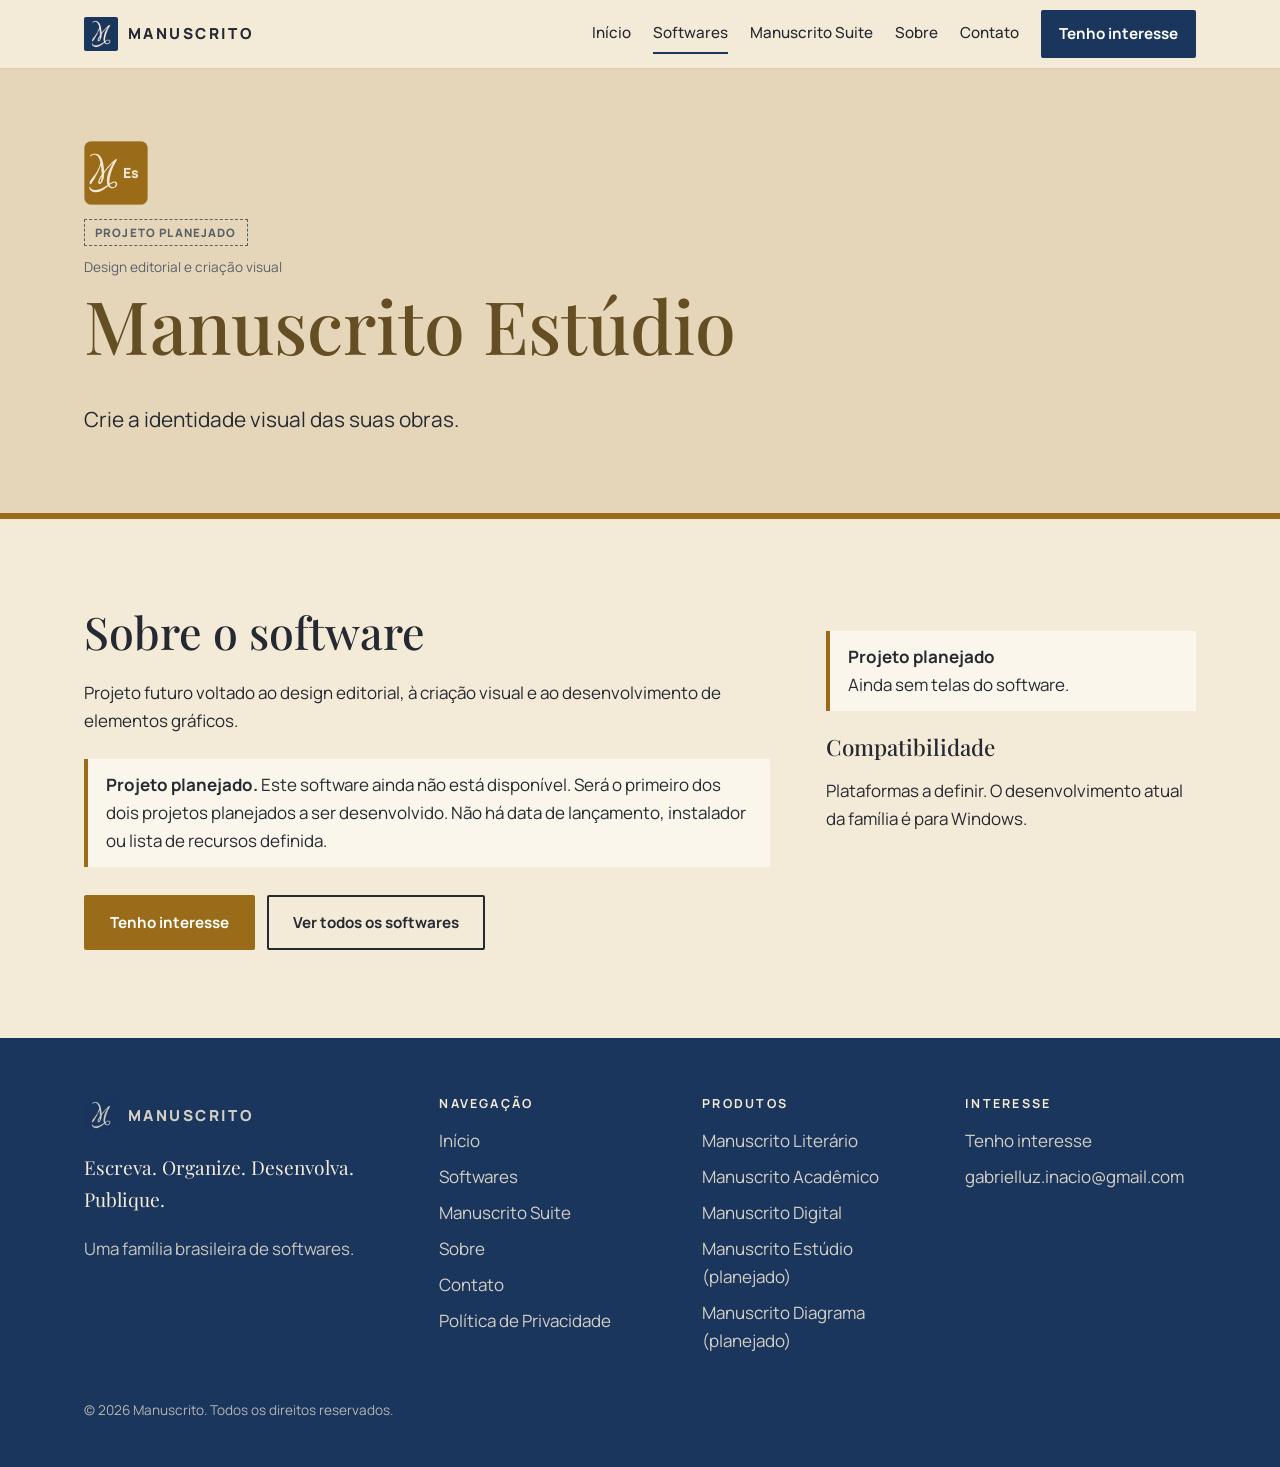
<file: estudio/index.html>
<!DOCTYPE html>
<html lang="pt-BR">
<head>
<meta charset="utf-8">
<meta name="viewport" content="width=device-width, initial-scale=1, viewport-fit=cover">
<title>Manuscrito Estúdio — Crie a identidade visual das suas obras.</title>
<meta name="description" content="Projeto futuro voltado ao design editorial, à criação visual e ao desenvolvimento de elementos gráficos.">
<meta property="og:title" content="Manuscrito Estúdio — Crie a identidade visual das suas obras."><meta property="og:description" content="Projeto futuro voltado ao design editorial, à criação visual e ao desenvolvimento de elementos gráficos."><meta property="og:type" content="website"><meta property="og:locale" content="pt_BR">
<meta name="theme-color" content="#1B365D">
<link rel="icon" href="../favicon.ico" sizes="any"><link rel="apple-touch-icon" href="../apple-touch-icon.png">
<link rel="preconnect" href="https://fonts.googleapis.com"><link rel="preconnect" href="https://fonts.gstatic.com" crossorigin>
<link rel="stylesheet" href="https://fonts.googleapis.com/css2?family=Manrope:wght@400;500;700;800&family=Playfair+Display:ital,wght@0,500;0,700;1,500&display=swap">
<link rel="stylesheet" href="../assets/css/style.css">
<noscript><style>[hidden]{display:block!important}.tab-panel{margin-bottom:24px}</style></noscript>
</head>
<body>
<svg width="0" height="0" style="position:absolute" aria-hidden="true" focusable="false"><symbol id="m" viewBox="0 0 96 96"><path d="M10.5 20.7 9.7 21.4 9.1 22.3 9.1 22.6 9.6 23.2 9.9 23.2 10.2 23.0 11.0 22.2 12.3 21.3 13.2 20.9 13.5 20.9 14.6 20.6 16.3 20.6 17.1 20.8 18.5 21.3 19.8 22.2 21.3 23.7 22.6 26.1 23.6 28.8 24.6 32.6 24.4 33.0 24.2 34.4 24.1 34.7 23.9 35.6 23.5 36.8 23.4 37.3 23.2 37.7 22.5 39.7 22.0 40.6 21.9 41.0 20.1 44.7 19.0 46.6 16.8 49.8 12.8 55.2 11.3 57.0 9.4 59.8 8.6 61.4 8.6 61.9 8.5 62.2 8.5 63.5 8.7 64.1 9.3 64.7 10.3 64.7 10.9 64.2 11.3 63.4 11.9 62.7 14.4 58.4 16.5 55.0 21.2 46.4 21.4 45.8 22.2 44.2 22.3 43.8 22.9 42.8 22.9 42.4 23.5 41.4 25.0 37.2 25.2 37.0 25.3 37.0 25.5 37.3 25.5 37.8 25.6 38.1 25.6 38.5 25.8 38.8 25.8 39.8 25.9 40.2 25.9 41.3 26.1 41.7 26.1 43.5 26.2 43.9 26.2 45.7 26.4 46.1 26.4 47.8 26.6 48.6 26.4 49.1 26.6 49.7 26.5 50.5 24.4 53.8 22.3 57.7 21.5 60.3 21.5 60.7 21.3 61.1 21.3 62.3 21.5 62.7 21.5 63.1 22.0 63.9 22.6 64.4 24.0 64.4 24.7 64.1 25.4 63.6 26.1 62.9 27.5 60.8 28.5 58.7 29.3 56.3 29.5 55.2 29.8 54.3 29.8 53.7 30.0 53.3 29.9 52.7 30.1 52.1 30.1 50.4 30.3 50.0 30.3 48.3 30.4 48.0 32.7 44.8 34.2 43.1 34.3 42.8 37.4 39.3 37.5 39.0 38.5 38.0 39.0 37.4 40.1 36.3 40.5 35.7 43.5 32.6 43.7 32.7 43.7 32.8 41.5 36.4 39.2 40.9 39.0 41.7 37.8 44.1 37.7 44.7 37.2 45.5 37.1 46.2 36.3 48.1 36.3 48.6 36.0 49.0 36.0 49.5 35.7 49.9 35.6 50.8 35.4 51.2 35.4 51.7 35.1 52.5 35.1 53.0 34.8 53.9 34.6 55.8 34.4 56.3 34.5 57.0 34.3 57.5 34.3 61.0 34.5 61.5 34.5 62.8 34.6 63.1 34.6 63.5 35.1 65.2 35.4 65.7 35.3 65.9 33.6 67.1 30.4 69.1 25.7 71.5 22.4 72.6 21.5 72.8 20.6 73.1 20.0 73.1 19.6 73.3 19.1 73.2 18.8 73.4 17.7 73.4 17.3 73.6 16.7 73.6 16.3 73.4 15.1 73.4 14.7 73.2 14.1 73.2 12.5 72.7 11.7 72.3 11.1 71.9 9.8 70.6 9.5 70.1 9.2 68.9 8.6 68.6 8.3 68.8 8.0 69.2 8.0 70.5 8.5 72.1 9.2 73.2 10.7 74.7 11.5 75.3 12.7 76.0 13.1 76.1 13.4 76.3 15.5 76.9 16.4 76.8 17.1 77.0 18.9 77.0 21.0 76.5 21.4 76.6 21.8 76.4 22.1 76.4 22.7 76.1 23.5 75.9 24.0 75.7 25.0 75.4 25.9 74.9 26.4 74.7 26.9 74.4 28.6 73.4 31.0 71.8 31.5 71.4 34.7 68.9 35.6 68.0 36.1 67.7 36.3 67.7 37.5 69.1 38.9 70.0 40.9 70.7 42.0 70.7 42.3 70.8 44.2 70.7 44.9 70.4 45.7 70.3 46.7 69.7 47.5 69.1 48.4 68.2 49.0 67.3 49.3 66.7 49.7 65.5 49.7 64.1 49.5 63.8 49.5 63.3 49.0 62.2 48.2 61.4 47.8 61.2 46.7 60.8 44.3 60.8 42.5 61.5 40.2 62.7 38.6 63.7 38.4 63.7 38.1 63.1 38.1 60.7 38.0 60.3 38.1 60.1 38.1 59.3 38.2 59.0 38.2 57.8 38.4 57.5 38.4 56.9 38.5 56.6 38.7 55.2 38.9 54.8 38.8 54.4 39.0 54.0 39.0 53.6 39.3 52.8 39.3 52.3 39.6 51.5 39.6 50.9 39.9 50.3 40.2 48.8 40.6 47.6 40.7 47.1 40.9 46.7 41.0 46.2 41.4 44.9 42.1 43.3 42.8 41.2 43.2 40.4 43.7 39.1 44.3 38.1 44.6 37.1 45.2 35.9 45.6 35.4 46.2 34.2 46.5 33.7 47.3 32.0 48.9 29.4 49.3 29.0 49.7 28.1 49.6 27.8 49.0 27.3 48.6 27.3 48.0 27.5 46.5 28.3 43.3 30.8 36.4 37.9 36.2 38.2 35.5 38.9 34.5 40.2 33.7 41.1 33.1 42.0 31.8 43.4 30.9 44.7 30.2 45.2 30.1 45.1 30.1 44.3 29.9 43.6 30.0 42.4 29.8 42.0 29.8 40.7 29.6 40.4 29.7 40.0 29.5 39.5 29.5 38.2 29.3 37.8 29.4 37.3 29.2 36.8 29.2 36.4 29.0 36.0 29.0 34.9 28.9 34.7 28.7 33.1 28.4 31.8 26.9 27.0 25.8 25.0 24.4 22.9 22.6 21.1 21.5 20.4 20.2 19.7 18.4 19.1 18.0 19.2 17.4 19.0 14.7 19.0 12.7 19.5ZM46.7 63.0 47.2 63.6 47.5 64.3 47.5 65.5 47.0 66.9 46.5 67.7 45.8 68.5 44.6 69.1 44.1 69.3 43.7 69.3 43.4 69.4 42.6 69.4 42.3 69.3 41.9 69.3 41.4 69.1 40.5 68.6 39.3 67.4 38.7 65.9 38.7 65.7 39.0 65.3 41.6 63.6 43.7 62.6 44.2 62.6 44.7 62.4 45.6 62.4 46.4 62.7ZM26.3 54.0 26.4 54.1 26.4 55.3 26.2 55.7 26.2 56.8 26.1 57.1 26.1 57.5 25.9 57.8 25.8 58.9 25.2 60.3 24.6 61.6 24.1 62.2 23.8 62.2 23.4 61.8 23.4 60.4 23.5 60.1 23.5 59.6 23.7 59.4 23.7 58.9 24.8 56.5 25.2 55.9 26.1 54.1Z" fill-rule="evenodd"/></symbol></svg>
<a class="sr" href="#main">Pular para o conteúdo</a>
<header><div class="wrap bar"><a class="logo" href="../" aria-label="Manuscrito — página inicial"><img class="mk" src="../assets/img/logo.png" alt="" width="34" height="34">MANUSCRITO</a><button class="menu" type="button" aria-expanded="false" aria-controls="nav">Menu</button>
<nav id="nav" aria-label="Principal"><a href="../">Início</a><a href="../softwares/" aria-current="page">Softwares</a><a href="../suite/">Manuscrito Suite</a><a href="../sobre/">Sobre</a><a href="../contato/">Contato</a><a class="btn" href="../contato/">Tenho interesse</a></nav></div></header>
<main id="main" tabindex="-1" style="outline:none" class="fade">
<div style="--c:#9A6B19;--cl:#E2B455"><div class="pband"><div class="wrap"><svg class="mkm" aria-hidden="true" width="64" height="64" viewBox="0 0 96 96"><rect width="96" height="96" fill="#9A6B19"/><rect x=".75" y=".75" width="94.5" height="94.5" fill="none" stroke="#F4EAD8" stroke-opacity=".3" stroke-width="1.5"/><use href="#m" fill="#F4EAD8" transform="translate(0,0)"/><text x="69.8" y="55" text-anchor="middle" font-family="Manrope,Inter,Arial,sans-serif" font-weight="800" font-size="21" fill="#F4EAD8">Es</text></svg><span class="tag pl">Projeto planejado</span><p class="cat">Design editorial e criação visual</p><h1>Manuscrito Estúdio</h1><p class="sub1">Crie a identidade visual das suas obras.</p></div></div><section><div class="wrap pgrid"><div><h2>Sobre o software</h2><p>Projeto futuro voltado ao design editorial, à criação visual e ao desenvolvimento de elementos gráficos.</p><div class="note"><strong>Projeto planejado.</strong> Este software ainda não está disponível. Será o primeiro dos dois projetos planejados a ser desenvolvido. Não há data de lançamento, instalador ou lista de recursos definida.</div><div class="row"><a class="btn" href="../contato/?software=estudio" style="background:var(--c);border-color:var(--c);color:var(--onc)">Tenho interesse</a><a class="btn o" href="../softwares/">Ver todos os softwares</a></div></div><aside><div class="note"><strong>Projeto planejado</strong><br>Ainda sem telas do software.</div><h3>Compatibilidade</h3><p>Plataformas a definir. O desenvolvimento atual da família é para Windows.</p></aside></div></section></div>
</main>
<footer><div class="wrap"><div class="g"><div><a class="logo" href="../" aria-label="Manuscrito — página inicial"><img class="mk" src="../assets/img/logo.png" alt="" width="34" height="34">MANUSCRITO</a><p style="font-family:'Playfair Display',serif;font-size:1.2rem;margin-top:16px">Escreva. Organize. Desenvolva. Publique.</p><p style="opacity:.8">Uma família brasileira de softwares.</p></div>
<div><h4>Navegação</h4><a href="../">Início</a><a href="../softwares/">Softwares</a><a href="../suite/">Manuscrito Suite</a><a href="../sobre/">Sobre</a><a href="../contato/">Contato</a><a href="../privacidade/">Política de Privacidade</a></div><div><h4>Produtos</h4><a href="../literario/">Manuscrito Literário</a><a href="../academico/">Manuscrito Acadêmico</a><a href="../digital/">Manuscrito Digital</a><a href="../estudio/">Manuscrito Estúdio (planejado)</a><a href="../diagrama/">Manuscrito Diagrama (planejado)</a></div><div><h4>Interesse</h4><a href="../contato/">Tenho interesse</a><a href="mailto:gabrielluz.inacio@gmail.com">gabrielluz.inacio@gmail.com</a></div></div>
<p style="margin-top:40px;opacity:.7;font-size:.85rem">© <span id="ano">2026</span> Manuscrito. Todos os direitos reservados.</p></div></footer>
<script src="../assets/js/config.js"></script><script src="../assets/js/main.js" defer></script>
</body>
</html>
</file>
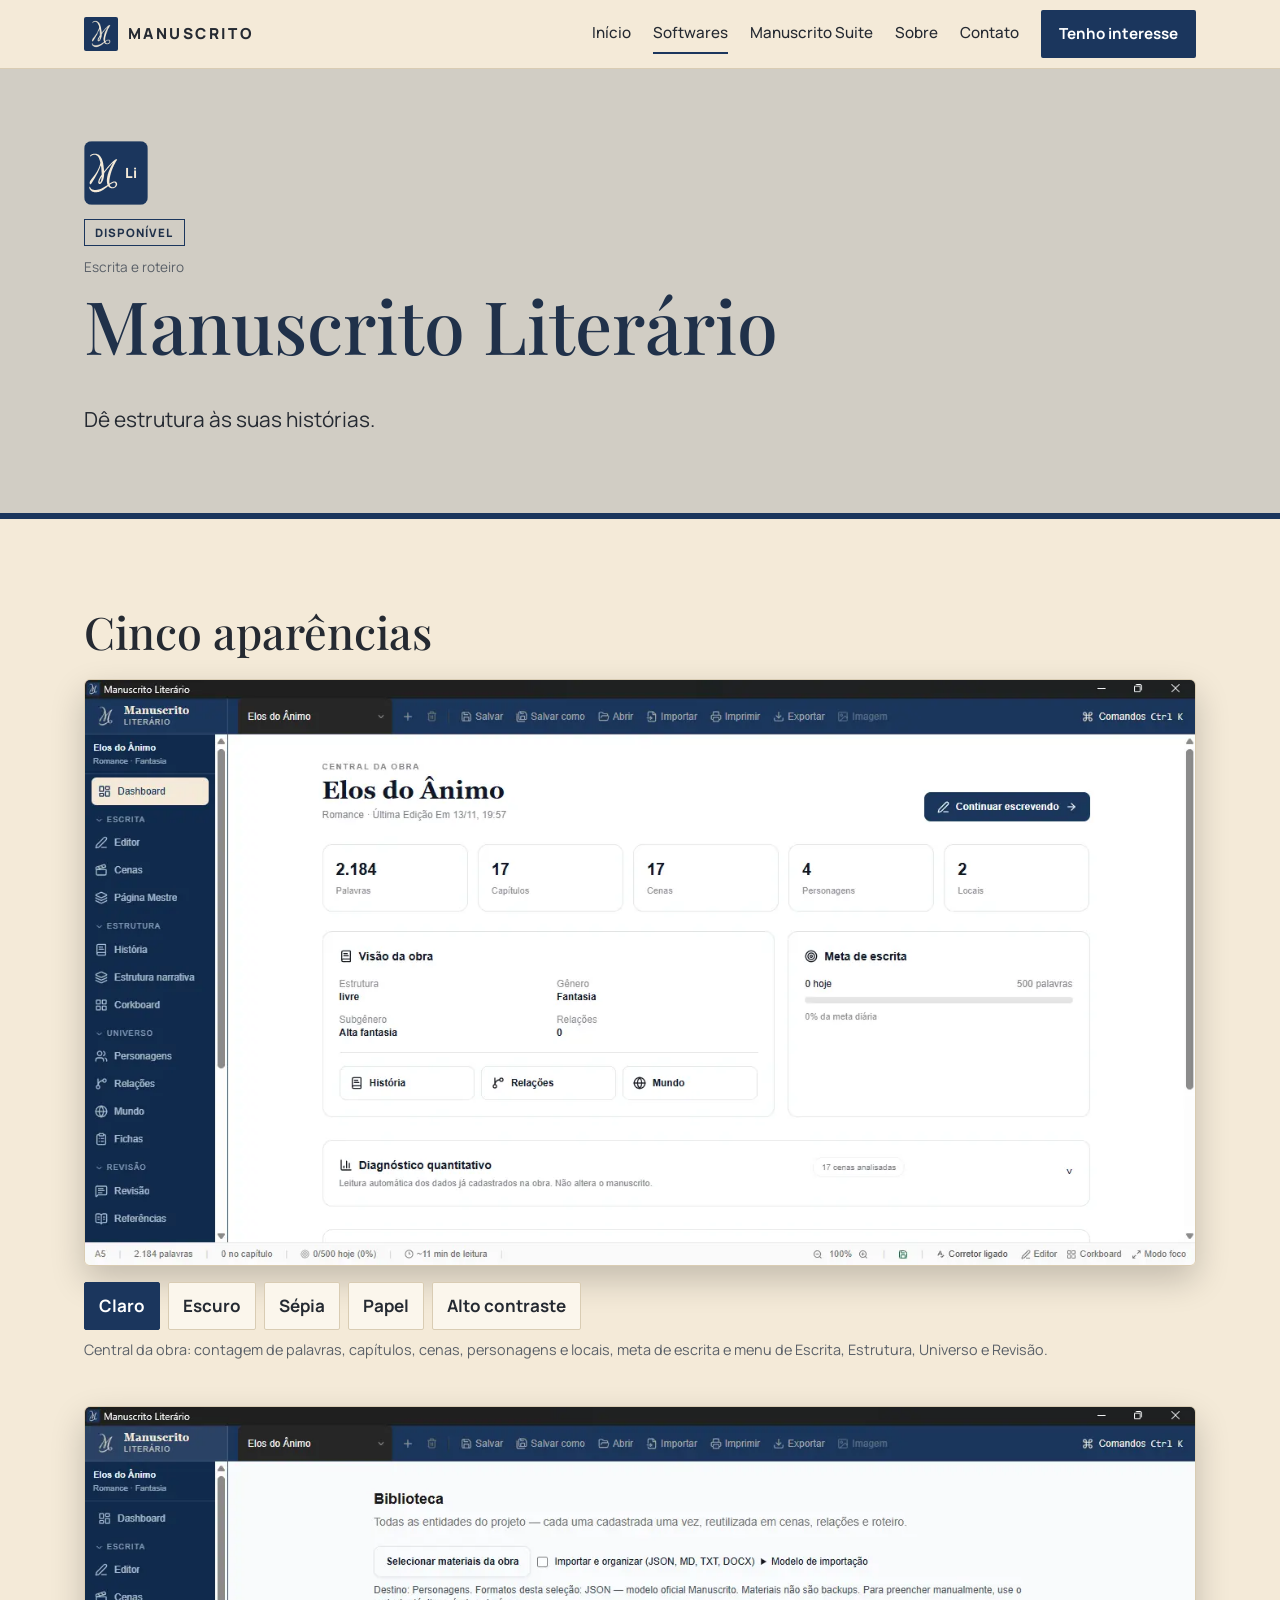
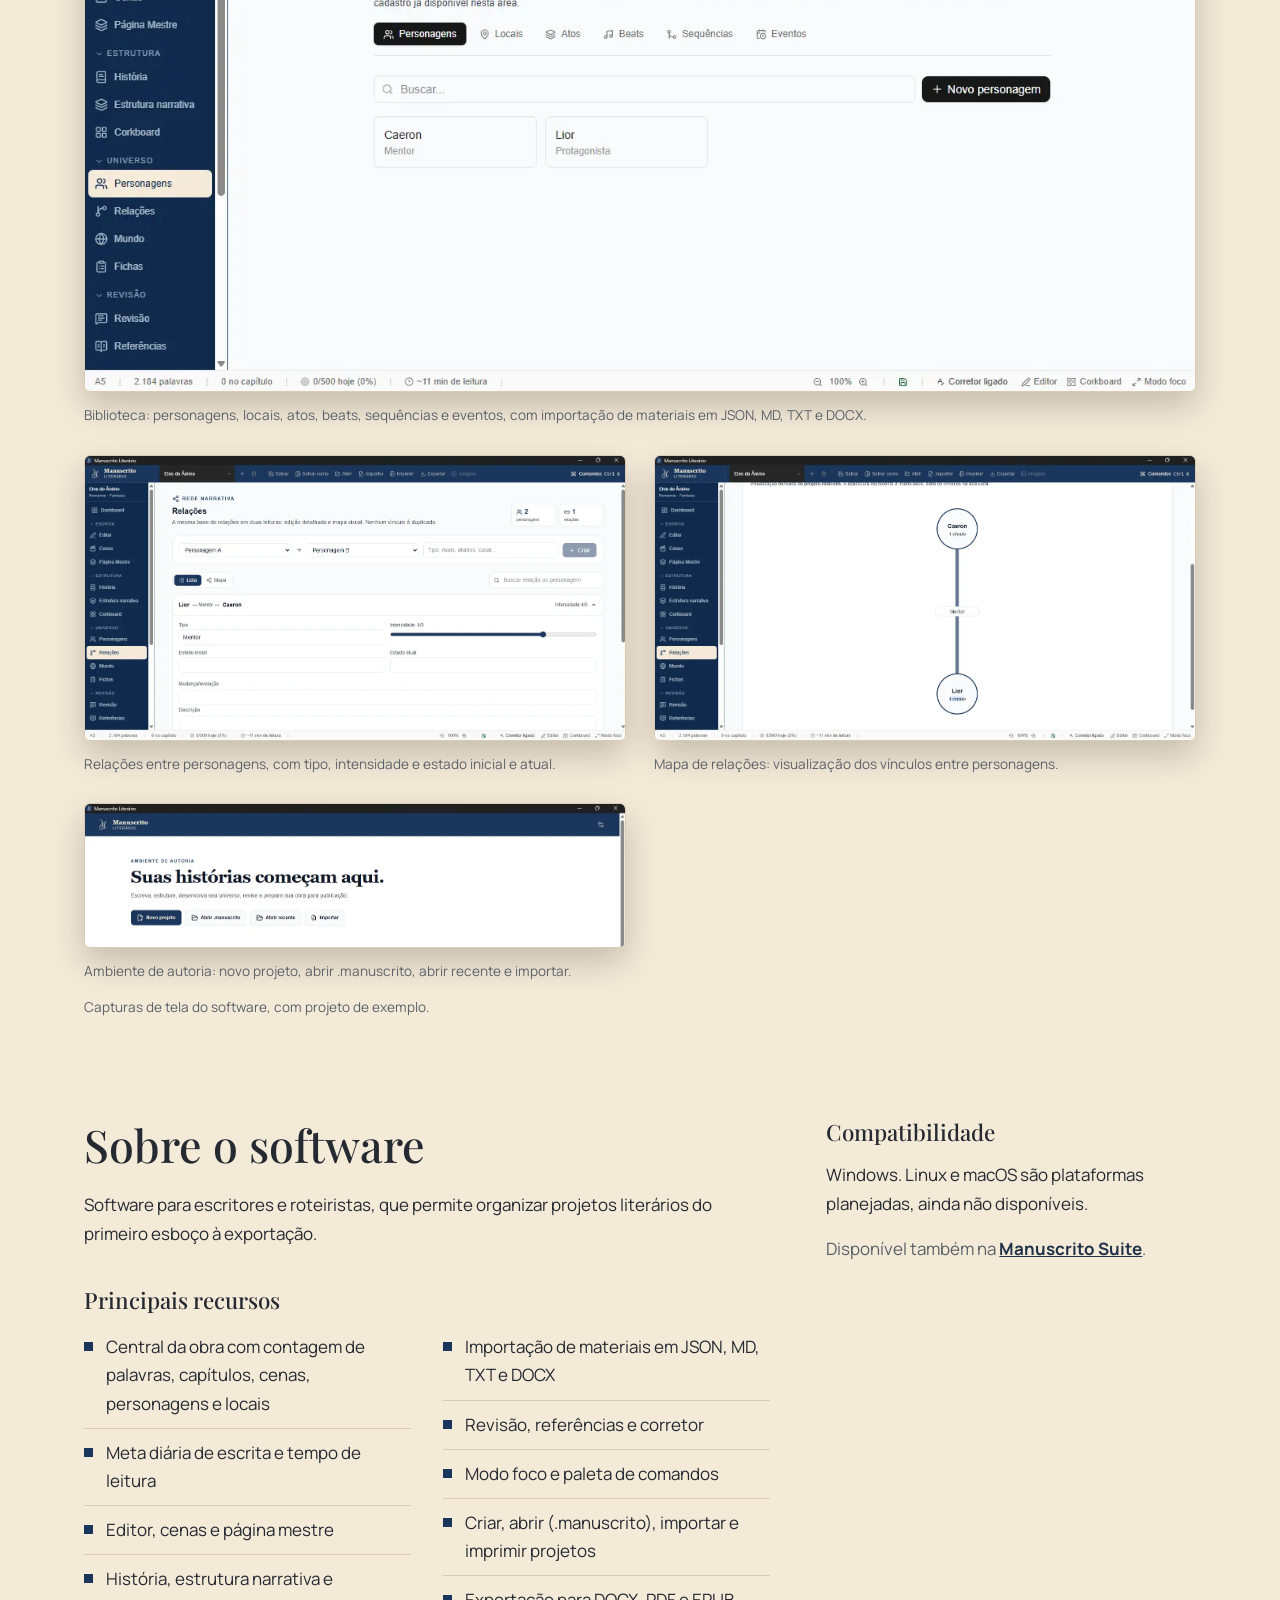
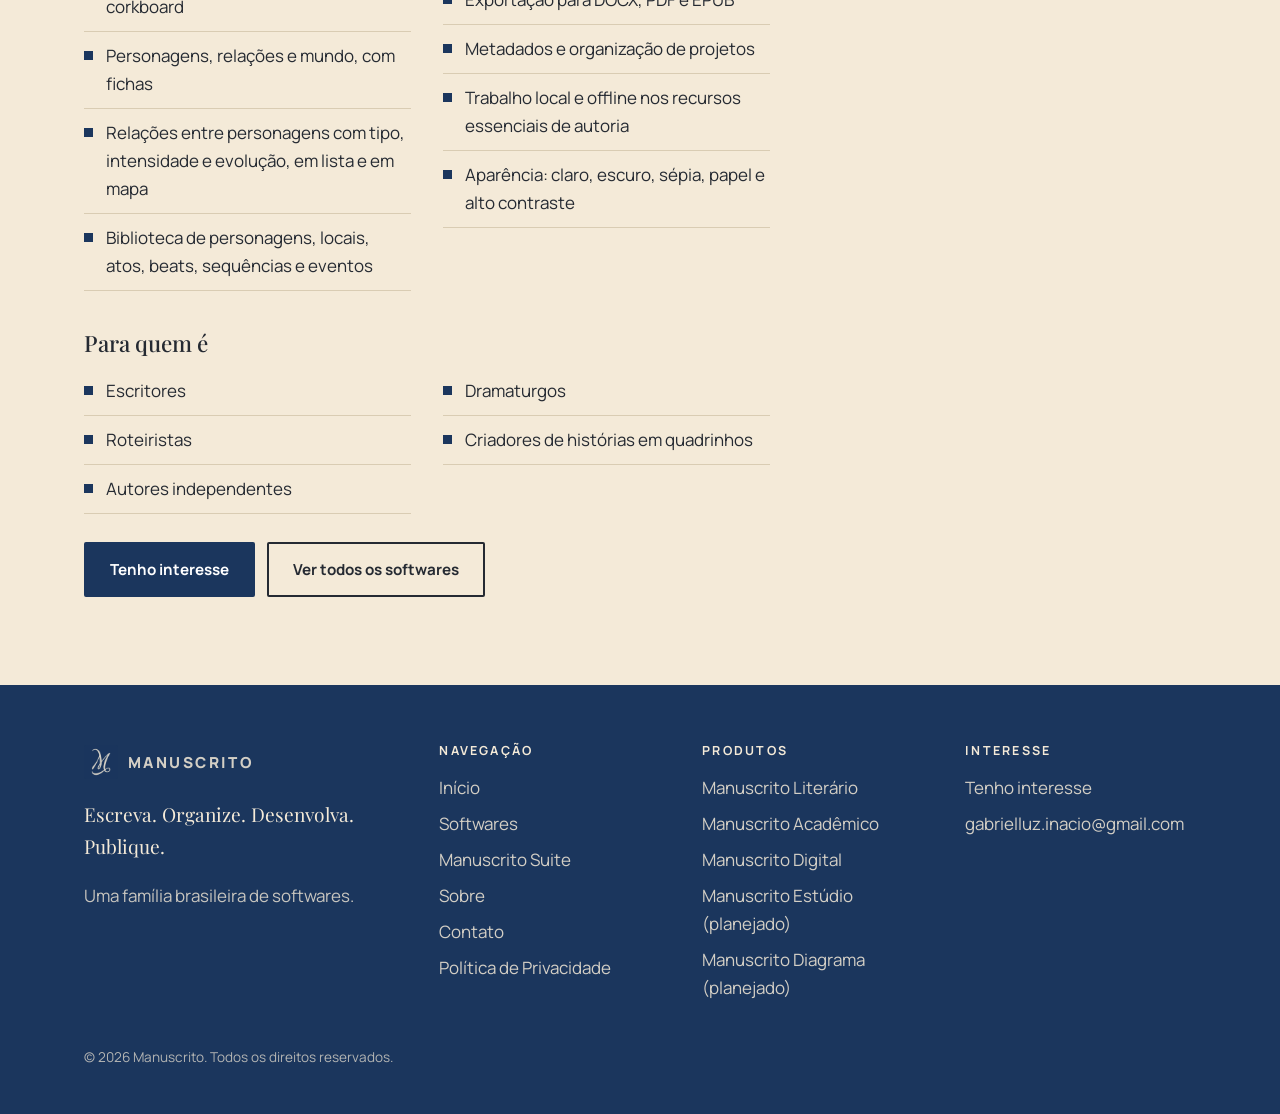
<file: literario/index.html>
<!DOCTYPE html>
<html lang="pt-BR">
<head>
<meta charset="utf-8">
<meta name="viewport" content="width=device-width, initial-scale=1, viewport-fit=cover">
<title>Manuscrito Literário — Dê estrutura às suas histórias.</title>
<meta name="description" content="Software para escritores e roteiristas, que permite organizar projetos literários do primeiro esboço à exportação.">
<meta property="og:title" content="Manuscrito Literário — Dê estrutura às suas histórias."><meta property="og:description" content="Software para escritores e roteiristas, que permite organizar projetos literários do primeiro esboço à exportação."><meta property="og:type" content="website"><meta property="og:locale" content="pt_BR">
<meta name="theme-color" content="#1B365D">
<link rel="icon" href="../favicon.ico" sizes="any"><link rel="apple-touch-icon" href="../apple-touch-icon.png">
<link rel="preconnect" href="https://fonts.googleapis.com"><link rel="preconnect" href="https://fonts.gstatic.com" crossorigin>
<link rel="stylesheet" href="https://fonts.googleapis.com/css2?family=Manrope:wght@400;500;700;800&family=Playfair+Display:ital,wght@0,500;0,700;1,500&display=swap">
<link rel="stylesheet" href="../assets/css/style.css">
<noscript><style>[hidden]{display:block!important}.tab-panel{margin-bottom:24px}</style></noscript>
</head>
<body>
<svg width="0" height="0" style="position:absolute" aria-hidden="true" focusable="false"><symbol id="m" viewBox="0 0 96 96"><path d="M10.5 20.7 9.7 21.4 9.1 22.3 9.1 22.6 9.6 23.2 9.9 23.2 10.2 23.0 11.0 22.2 12.3 21.3 13.2 20.9 13.5 20.9 14.6 20.6 16.3 20.6 17.1 20.8 18.5 21.3 19.8 22.2 21.3 23.7 22.6 26.1 23.6 28.8 24.6 32.6 24.4 33.0 24.2 34.4 24.1 34.7 23.9 35.6 23.5 36.8 23.4 37.3 23.2 37.7 22.5 39.7 22.0 40.6 21.9 41.0 20.1 44.7 19.0 46.6 16.8 49.8 12.8 55.2 11.3 57.0 9.4 59.8 8.6 61.4 8.6 61.9 8.5 62.2 8.5 63.5 8.7 64.1 9.3 64.7 10.3 64.7 10.9 64.2 11.3 63.4 11.9 62.7 14.4 58.4 16.5 55.0 21.2 46.4 21.4 45.8 22.2 44.2 22.3 43.8 22.9 42.8 22.9 42.4 23.5 41.4 25.0 37.2 25.2 37.0 25.3 37.0 25.5 37.3 25.5 37.8 25.6 38.1 25.6 38.5 25.8 38.8 25.8 39.8 25.9 40.2 25.9 41.3 26.1 41.7 26.1 43.5 26.2 43.9 26.2 45.7 26.4 46.1 26.4 47.8 26.6 48.6 26.4 49.1 26.6 49.7 26.5 50.5 24.4 53.8 22.3 57.7 21.5 60.3 21.5 60.7 21.3 61.1 21.3 62.3 21.5 62.7 21.5 63.1 22.0 63.9 22.6 64.4 24.0 64.4 24.7 64.1 25.4 63.6 26.1 62.9 27.5 60.8 28.5 58.7 29.3 56.3 29.5 55.2 29.8 54.3 29.8 53.7 30.0 53.3 29.9 52.7 30.1 52.1 30.1 50.4 30.3 50.0 30.3 48.3 30.4 48.0 32.7 44.8 34.2 43.1 34.3 42.8 37.4 39.3 37.5 39.0 38.5 38.0 39.0 37.4 40.1 36.3 40.5 35.7 43.5 32.6 43.7 32.7 43.7 32.8 41.5 36.4 39.2 40.9 39.0 41.7 37.8 44.1 37.7 44.7 37.2 45.5 37.1 46.2 36.3 48.1 36.3 48.6 36.0 49.0 36.0 49.5 35.7 49.9 35.6 50.8 35.4 51.2 35.4 51.7 35.1 52.5 35.1 53.0 34.8 53.9 34.6 55.8 34.4 56.3 34.5 57.0 34.3 57.5 34.3 61.0 34.5 61.5 34.5 62.8 34.6 63.1 34.6 63.5 35.1 65.2 35.4 65.7 35.3 65.9 33.6 67.1 30.4 69.1 25.7 71.5 22.4 72.6 21.5 72.8 20.6 73.1 20.0 73.1 19.6 73.3 19.1 73.2 18.8 73.4 17.7 73.4 17.3 73.6 16.7 73.6 16.3 73.4 15.1 73.4 14.7 73.2 14.1 73.2 12.5 72.7 11.7 72.3 11.1 71.9 9.8 70.6 9.5 70.1 9.2 68.9 8.6 68.6 8.3 68.8 8.0 69.2 8.0 70.5 8.5 72.1 9.2 73.2 10.7 74.7 11.5 75.3 12.7 76.0 13.1 76.1 13.4 76.3 15.5 76.9 16.4 76.8 17.1 77.0 18.9 77.0 21.0 76.5 21.4 76.6 21.8 76.4 22.1 76.4 22.7 76.1 23.5 75.9 24.0 75.7 25.0 75.4 25.9 74.9 26.4 74.7 26.9 74.4 28.6 73.4 31.0 71.8 31.5 71.4 34.7 68.9 35.6 68.0 36.1 67.7 36.3 67.7 37.5 69.1 38.9 70.0 40.9 70.7 42.0 70.7 42.3 70.8 44.2 70.7 44.9 70.4 45.7 70.3 46.7 69.7 47.5 69.1 48.4 68.2 49.0 67.3 49.3 66.7 49.7 65.5 49.7 64.1 49.5 63.8 49.5 63.3 49.0 62.2 48.2 61.4 47.8 61.2 46.7 60.8 44.3 60.8 42.5 61.5 40.2 62.7 38.6 63.7 38.4 63.7 38.1 63.1 38.1 60.7 38.0 60.3 38.1 60.1 38.1 59.3 38.2 59.0 38.2 57.8 38.4 57.5 38.4 56.9 38.5 56.6 38.7 55.2 38.9 54.8 38.8 54.4 39.0 54.0 39.0 53.6 39.3 52.8 39.3 52.3 39.6 51.5 39.6 50.9 39.9 50.3 40.2 48.8 40.6 47.6 40.7 47.1 40.9 46.7 41.0 46.2 41.4 44.9 42.1 43.3 42.8 41.2 43.2 40.4 43.7 39.1 44.3 38.1 44.6 37.1 45.2 35.9 45.6 35.4 46.2 34.2 46.5 33.7 47.3 32.0 48.9 29.4 49.3 29.0 49.7 28.1 49.6 27.8 49.0 27.3 48.6 27.3 48.0 27.5 46.5 28.3 43.3 30.8 36.4 37.9 36.2 38.2 35.5 38.9 34.5 40.2 33.7 41.1 33.1 42.0 31.8 43.4 30.9 44.7 30.2 45.2 30.1 45.1 30.1 44.3 29.9 43.6 30.0 42.4 29.8 42.0 29.8 40.7 29.6 40.4 29.7 40.0 29.5 39.5 29.5 38.2 29.3 37.8 29.4 37.3 29.2 36.8 29.2 36.4 29.0 36.0 29.0 34.9 28.9 34.7 28.7 33.1 28.4 31.8 26.9 27.0 25.8 25.0 24.4 22.9 22.6 21.1 21.5 20.4 20.2 19.7 18.4 19.1 18.0 19.2 17.4 19.0 14.7 19.0 12.7 19.5ZM46.7 63.0 47.2 63.6 47.5 64.3 47.5 65.5 47.0 66.9 46.5 67.7 45.8 68.5 44.6 69.1 44.1 69.3 43.7 69.3 43.4 69.4 42.6 69.4 42.3 69.3 41.9 69.3 41.4 69.1 40.5 68.6 39.3 67.4 38.7 65.9 38.7 65.7 39.0 65.3 41.6 63.6 43.7 62.6 44.2 62.6 44.7 62.4 45.6 62.4 46.4 62.7ZM26.3 54.0 26.4 54.1 26.4 55.3 26.2 55.7 26.2 56.8 26.1 57.1 26.1 57.5 25.9 57.8 25.8 58.9 25.2 60.3 24.6 61.6 24.1 62.2 23.8 62.2 23.4 61.8 23.4 60.4 23.5 60.1 23.5 59.6 23.7 59.4 23.7 58.9 24.8 56.5 25.2 55.9 26.1 54.1Z" fill-rule="evenodd"/></symbol></svg>
<a class="sr" href="#main">Pular para o conteúdo</a>
<header><div class="wrap bar"><a class="logo" href="../" aria-label="Manuscrito — página inicial"><img class="mk" src="../assets/img/logo.png" alt="" width="34" height="34">MANUSCRITO</a><button class="menu" type="button" aria-expanded="false" aria-controls="nav">Menu</button>
<nav id="nav" aria-label="Principal"><a href="../">Início</a><a href="../softwares/" aria-current="page">Softwares</a><a href="../suite/">Manuscrito Suite</a><a href="../sobre/">Sobre</a><a href="../contato/">Contato</a><a class="btn" href="../contato/">Tenho interesse</a></nav></div></header>
<main id="main" tabindex="-1" style="outline:none" class="fade">
<div style="--c:#1B365D;--cl:#7FA9E6"><div class="pband"><div class="wrap"><svg class="mkm" aria-hidden="true" width="64" height="64" viewBox="0 0 96 96"><rect width="96" height="96" fill="#1B365D"/><rect x=".75" y=".75" width="94.5" height="94.5" fill="none" stroke="#F4EAD8" stroke-opacity=".3" stroke-width="1.5"/><use href="#m" fill="#F4EAD8" transform="translate(0,0)"/><text x="69.8" y="55" text-anchor="middle" font-family="Manrope,Inter,Arial,sans-serif" font-weight="800" font-size="21" fill="#F4EAD8">Li</text></svg><span class="tag">Disponível</span><p class="cat">Escrita e roteiro</p><h1>Manuscrito Literário</h1><p class="sub1">Dê estrutura às suas histórias.</p></div></div><section style="padding-bottom:0"><div class="wrap"><div class="gal"><div class="themed"><h2>Cinco aparências</h2><button type="button" class="zoom" aria-label="Ampliar imagem atual"><img class="th shot" src="../assets/img/lit-central.webp" alt="Manuscrito Literário: Central da obra na aparência clara" width="1365" height="720"><img class="th shot" src="../assets/img/lit-escuro.webp" alt="Manuscrito Literário: Editor na aparência escura" hidden width="1365" height="720"><img class="th shot" src="../assets/img/lit-sepia.webp" alt="Manuscrito Literário: Editor na aparência sépia" hidden width="1365" height="720"><img class="th shot" src="../assets/img/lit-papel.webp" alt="Manuscrito Literário: Editor na aparência papel" hidden width="1365" height="720"><img class="th shot" src="../assets/img/lit-contraste.webp" alt="Manuscrito Literário: Editor na aparência alto contraste" hidden width="1365" height="720"></button><div class="themes" role="group" aria-label="Escolha a aparência"><button type="button" aria-pressed="true" data-cap="Central da obra: contagem de palavras, capítulos, cenas, personagens e locais, meta de escrita e menu de Escrita, Estrutura, Universo e Revisão.">Claro</button><button type="button" aria-pressed="false" data-cap="Editor na aparência Escura.">Escuro</button><button type="button" aria-pressed="false" data-cap="Editor na aparência Sépia.">Sépia</button><button type="button" aria-pressed="false" data-cap="Editor na aparência Papel.">Papel</button><button type="button" aria-pressed="false" data-cap="Editor na aparência Alto contraste.">Alto contraste</button></div><p class="thcap mut" style="font-size:.9rem;margin:0">Central da obra: contagem de palavras, capítulos, cenas, personagens e locais, meta de escrita e menu de Escrita, Estrutura, Universo e Revisão.</p></div><div class="sg"><div><figure><button type="button" class="zoom" aria-label="Ampliar imagem: Manuscrito Literário: biblioteca de personagens, locais, atos, beats, sequências e eventos"><img class="shot" src="../assets/img/lit-biblioteca.webp" alt="Manuscrito Literário: biblioteca de personagens, locais, atos, beats, sequências e eventos" loading="lazy" width="1365" height="720"></button><figcaption>Biblioteca: personagens, locais, atos, beats, sequências e eventos, com importação de materiais em JSON, MD, TXT e DOCX.</figcaption></figure></div><div><figure><button type="button" class="zoom" aria-label="Ampliar imagem: Manuscrito Literário: relações entre personagens em lista"><img class="shot" src="../assets/img/lit-relacoes.webp" alt="Manuscrito Literário: relações entre personagens em lista" loading="lazy" width="1365" height="720"></button><figcaption>Relações entre personagens, com tipo, intensidade e estado inicial e atual.</figcaption></figure></div><div><figure><button type="button" class="zoom" aria-label="Ampliar imagem: Manuscrito Literário: mapa visual das relações"><img class="shot" src="../assets/img/lit-mapa.webp" alt="Manuscrito Literário: mapa visual das relações" loading="lazy" width="1365" height="720"></button><figcaption>Mapa de relações: visualização dos vínculos entre personagens.</figcaption></figure></div><div><figure><button type="button" class="zoom" aria-label="Ampliar imagem: Manuscrito Literário: ambiente de autoria"><img class="shot" src="../assets/img/lit-ambiente.webp" alt="Manuscrito Literário: ambiente de autoria" loading="lazy" width="1365" height="720"></button><figcaption>Ambiente de autoria: novo projeto, abrir .manuscrito, abrir recente e importar.</figcaption></figure></div></div></div><p class="mut" style="font-size:.85rem">Capturas de tela do software, com projeto de exemplo.</p></div></section><section><div class="wrap pgrid"><div><h2>Sobre o software</h2><p>Software para escritores e roteiristas, que permite organizar projetos literários do primeiro esboço à exportação.</p><h3 style="margin-top:40px">Principais recursos</h3><ul class="rec"><li>Central da obra com contagem de palavras, capítulos, cenas, personagens e locais</li><li>Meta diária de escrita e tempo de leitura</li><li>Editor, cenas e página mestre</li><li>História, estrutura narrativa e corkboard</li><li>Personagens, relações e mundo, com fichas</li><li>Relações entre personagens com tipo, intensidade e evolução, em lista e em mapa</li><li>Biblioteca de personagens, locais, atos, beats, sequências e eventos</li><li>Importação de materiais em JSON, MD, TXT e DOCX</li><li>Revisão, referências e corretor</li><li>Modo foco e paleta de comandos</li><li>Criar, abrir (.manuscrito), importar e imprimir projetos</li><li>Exportação para DOCX, PDF e EPUB</li><li>Metadados e organização de projetos</li><li>Trabalho local e offline nos recursos essenciais de autoria</li><li>Aparência: claro, escuro, sépia, papel e alto contraste</li></ul><h3 style="margin-top:40px">Para quem é</h3><ul class="rec"><li>Escritores</li><li>Roteiristas</li><li>Autores independentes</li><li>Dramaturgos</li><li>Criadores de histórias em quadrinhos</li></ul><div class="row"><a class="btn" href="../contato/?software=literario" style="background:var(--c);border-color:var(--c);color:var(--onc)">Tenho interesse</a><a class="btn o" href="../softwares/">Ver todos os softwares</a></div></div><aside><h3>Compatibilidade</h3><p>Windows. Linux e macOS são plataformas planejadas, ainda não disponíveis.</p><p class="mut">Disponível também na <a href="../suite/" style="color:var(--ct);font-weight:700">Manuscrito Suite</a>.</p></aside></div></section></div>
</main>
<footer><div class="wrap"><div class="g"><div><a class="logo" href="../" aria-label="Manuscrito — página inicial"><img class="mk" src="../assets/img/logo.png" alt="" width="34" height="34">MANUSCRITO</a><p style="font-family:'Playfair Display',serif;font-size:1.2rem;margin-top:16px">Escreva. Organize. Desenvolva. Publique.</p><p style="opacity:.8">Uma família brasileira de softwares.</p></div>
<div><h4>Navegação</h4><a href="../">Início</a><a href="../softwares/">Softwares</a><a href="../suite/">Manuscrito Suite</a><a href="../sobre/">Sobre</a><a href="../contato/">Contato</a><a href="../privacidade/">Política de Privacidade</a></div><div><h4>Produtos</h4><a href="../literario/">Manuscrito Literário</a><a href="../academico/">Manuscrito Acadêmico</a><a href="../digital/">Manuscrito Digital</a><a href="../estudio/">Manuscrito Estúdio (planejado)</a><a href="../diagrama/">Manuscrito Diagrama (planejado)</a></div><div><h4>Interesse</h4><a href="../contato/">Tenho interesse</a><a href="mailto:gabrielluz.inacio@gmail.com">gabrielluz.inacio@gmail.com</a></div></div>
<p style="margin-top:40px;opacity:.7;font-size:.85rem">© <span id="ano">2026</span> Manuscrito. Todos os direitos reservados.</p></div></footer>
<script src="../assets/js/config.js"></script><script src="../assets/js/main.js" defer></script>
</body>
</html>
</file>
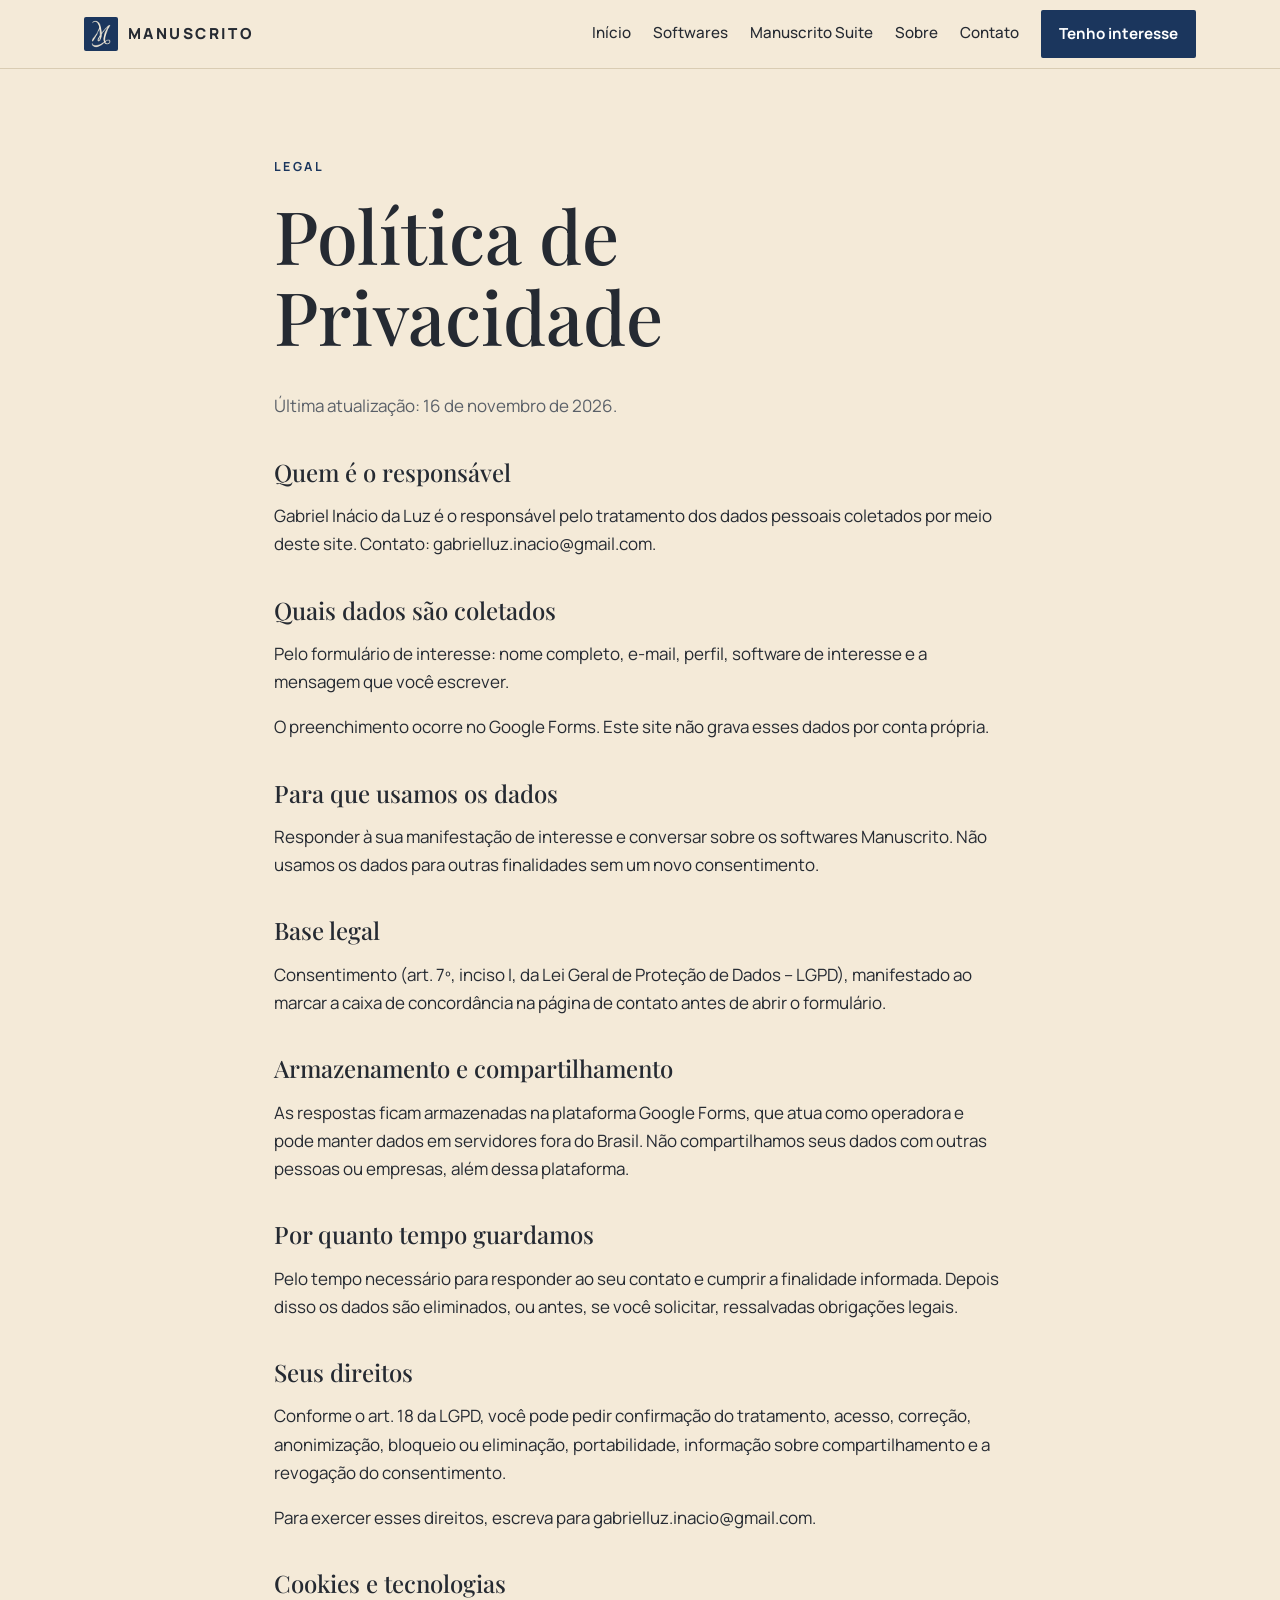
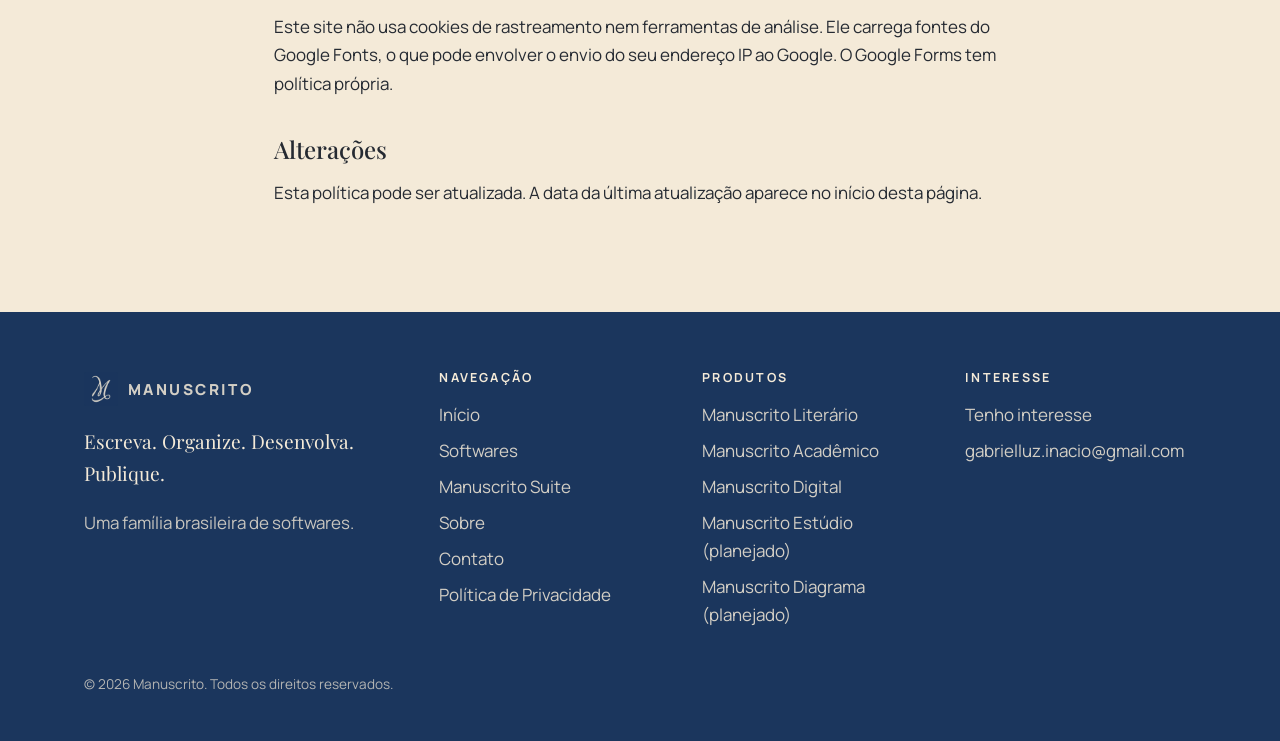
<file: privacidade/index.html>
<!DOCTYPE html>
<html lang="pt-BR">
<head>
<meta charset="utf-8">
<meta name="viewport" content="width=device-width, initial-scale=1, viewport-fit=cover">
<title>Política de Privacidade — Manuscrito</title>
<meta name="description" content="Como a Manuscrito trata os dados pessoais informados no formulário de interesse, conforme a LGPD.">
<meta property="og:title" content="Política de Privacidade — Manuscrito"><meta property="og:description" content="Como a Manuscrito trata os dados pessoais informados no formulário de interesse, conforme a LGPD."><meta property="og:type" content="website"><meta property="og:locale" content="pt_BR">
<meta name="theme-color" content="#1B365D">
<link rel="icon" href="../favicon.ico" sizes="any"><link rel="apple-touch-icon" href="../apple-touch-icon.png">
<link rel="preconnect" href="https://fonts.googleapis.com"><link rel="preconnect" href="https://fonts.gstatic.com" crossorigin>
<link rel="stylesheet" href="https://fonts.googleapis.com/css2?family=Manrope:wght@400;500;700;800&family=Playfair+Display:ital,wght@0,500;0,700;1,500&display=swap">
<link rel="stylesheet" href="../assets/css/style.css">
<noscript><style>[hidden]{display:block!important}.tab-panel{margin-bottom:24px}</style></noscript>
</head>
<body>
<svg width="0" height="0" style="position:absolute" aria-hidden="true" focusable="false"><symbol id="m" viewBox="0 0 96 96"><path d="M10.5 20.7 9.7 21.4 9.1 22.3 9.1 22.6 9.6 23.2 9.9 23.2 10.2 23.0 11.0 22.2 12.3 21.3 13.2 20.9 13.5 20.9 14.6 20.6 16.3 20.6 17.1 20.8 18.5 21.3 19.8 22.2 21.3 23.7 22.6 26.1 23.6 28.8 24.6 32.6 24.4 33.0 24.2 34.4 24.1 34.7 23.9 35.6 23.5 36.8 23.4 37.3 23.2 37.7 22.5 39.7 22.0 40.6 21.9 41.0 20.1 44.7 19.0 46.6 16.8 49.8 12.8 55.2 11.3 57.0 9.4 59.8 8.6 61.4 8.6 61.9 8.5 62.2 8.5 63.5 8.7 64.1 9.3 64.7 10.3 64.7 10.9 64.2 11.3 63.4 11.9 62.7 14.4 58.4 16.5 55.0 21.2 46.4 21.4 45.8 22.2 44.2 22.3 43.8 22.9 42.8 22.9 42.4 23.5 41.4 25.0 37.2 25.2 37.0 25.3 37.0 25.5 37.3 25.5 37.8 25.6 38.1 25.6 38.5 25.8 38.8 25.8 39.8 25.9 40.2 25.9 41.3 26.1 41.7 26.1 43.5 26.2 43.9 26.2 45.7 26.4 46.1 26.4 47.8 26.6 48.6 26.4 49.1 26.6 49.7 26.5 50.5 24.4 53.8 22.3 57.7 21.5 60.3 21.5 60.7 21.3 61.1 21.3 62.3 21.5 62.7 21.5 63.1 22.0 63.9 22.6 64.4 24.0 64.4 24.7 64.1 25.4 63.6 26.1 62.9 27.5 60.8 28.5 58.7 29.3 56.3 29.5 55.2 29.8 54.3 29.8 53.7 30.0 53.3 29.9 52.7 30.1 52.1 30.1 50.4 30.3 50.0 30.3 48.3 30.4 48.0 32.7 44.8 34.2 43.1 34.3 42.8 37.4 39.3 37.5 39.0 38.5 38.0 39.0 37.4 40.1 36.3 40.5 35.7 43.5 32.6 43.7 32.7 43.7 32.8 41.5 36.4 39.2 40.9 39.0 41.7 37.8 44.1 37.7 44.7 37.2 45.5 37.1 46.2 36.3 48.1 36.3 48.6 36.0 49.0 36.0 49.5 35.7 49.9 35.6 50.8 35.4 51.2 35.4 51.7 35.1 52.5 35.1 53.0 34.8 53.9 34.6 55.8 34.4 56.3 34.5 57.0 34.3 57.5 34.3 61.0 34.5 61.5 34.5 62.8 34.6 63.1 34.6 63.5 35.1 65.2 35.4 65.7 35.3 65.9 33.6 67.1 30.4 69.1 25.7 71.5 22.4 72.6 21.5 72.8 20.6 73.1 20.0 73.1 19.6 73.3 19.1 73.2 18.8 73.4 17.7 73.4 17.3 73.6 16.7 73.6 16.3 73.4 15.1 73.4 14.7 73.2 14.1 73.2 12.5 72.7 11.7 72.3 11.1 71.9 9.8 70.6 9.5 70.1 9.2 68.9 8.6 68.6 8.3 68.8 8.0 69.2 8.0 70.5 8.5 72.1 9.2 73.2 10.7 74.7 11.5 75.3 12.7 76.0 13.1 76.1 13.4 76.3 15.5 76.9 16.4 76.8 17.1 77.0 18.9 77.0 21.0 76.5 21.4 76.6 21.8 76.4 22.1 76.4 22.7 76.1 23.5 75.9 24.0 75.7 25.0 75.4 25.9 74.9 26.4 74.7 26.9 74.4 28.6 73.4 31.0 71.8 31.5 71.4 34.7 68.9 35.6 68.0 36.1 67.7 36.3 67.7 37.5 69.1 38.9 70.0 40.9 70.7 42.0 70.7 42.3 70.8 44.2 70.7 44.9 70.4 45.7 70.3 46.7 69.7 47.5 69.1 48.4 68.2 49.0 67.3 49.3 66.7 49.7 65.5 49.7 64.1 49.5 63.8 49.5 63.3 49.0 62.2 48.2 61.4 47.8 61.2 46.7 60.8 44.3 60.8 42.5 61.5 40.2 62.7 38.6 63.7 38.4 63.7 38.1 63.1 38.1 60.7 38.0 60.3 38.1 60.1 38.1 59.3 38.2 59.0 38.2 57.8 38.4 57.5 38.4 56.9 38.5 56.6 38.7 55.2 38.9 54.8 38.8 54.4 39.0 54.0 39.0 53.6 39.3 52.8 39.3 52.3 39.6 51.5 39.6 50.9 39.9 50.3 40.2 48.8 40.6 47.6 40.7 47.1 40.9 46.7 41.0 46.2 41.4 44.9 42.1 43.3 42.8 41.2 43.2 40.4 43.7 39.1 44.3 38.1 44.6 37.1 45.2 35.9 45.6 35.4 46.2 34.2 46.5 33.7 47.3 32.0 48.9 29.4 49.3 29.0 49.7 28.1 49.6 27.8 49.0 27.3 48.6 27.3 48.0 27.5 46.5 28.3 43.3 30.8 36.4 37.9 36.2 38.2 35.5 38.9 34.5 40.2 33.7 41.1 33.1 42.0 31.8 43.4 30.9 44.7 30.2 45.2 30.1 45.1 30.1 44.3 29.9 43.6 30.0 42.4 29.8 42.0 29.8 40.7 29.6 40.4 29.7 40.0 29.5 39.5 29.5 38.2 29.3 37.8 29.4 37.3 29.2 36.8 29.2 36.4 29.0 36.0 29.0 34.9 28.9 34.7 28.7 33.1 28.4 31.8 26.9 27.0 25.8 25.0 24.4 22.9 22.6 21.1 21.5 20.4 20.2 19.7 18.4 19.1 18.0 19.2 17.4 19.0 14.7 19.0 12.7 19.5ZM46.7 63.0 47.2 63.6 47.5 64.3 47.5 65.5 47.0 66.9 46.5 67.7 45.8 68.5 44.6 69.1 44.1 69.3 43.7 69.3 43.4 69.4 42.6 69.4 42.3 69.3 41.9 69.3 41.4 69.1 40.5 68.6 39.3 67.4 38.7 65.9 38.7 65.7 39.0 65.3 41.6 63.6 43.7 62.6 44.2 62.6 44.7 62.4 45.6 62.4 46.4 62.7ZM26.3 54.0 26.4 54.1 26.4 55.3 26.2 55.7 26.2 56.8 26.1 57.1 26.1 57.5 25.9 57.8 25.8 58.9 25.2 60.3 24.6 61.6 24.1 62.2 23.8 62.2 23.4 61.8 23.4 60.4 23.5 60.1 23.5 59.6 23.7 59.4 23.7 58.9 24.8 56.5 25.2 55.9 26.1 54.1Z" fill-rule="evenodd"/></symbol></svg>
<a class="sr" href="#main">Pular para o conteúdo</a>
<header><div class="wrap bar"><a class="logo" href="../" aria-label="Manuscrito — página inicial"><img class="mk" src="../assets/img/logo.png" alt="" width="34" height="34">MANUSCRITO</a><button class="menu" type="button" aria-expanded="false" aria-controls="nav">Menu</button>
<nav id="nav" aria-label="Principal"><a href="../">Início</a><a href="../softwares/">Softwares</a><a href="../suite/">Manuscrito Suite</a><a href="../sobre/">Sobre</a><a href="../contato/">Contato</a><a class="btn" href="../contato/">Tenho interesse</a></nav></div></header>
<main id="main" tabindex="-1" style="outline:none" class="fade">
<section><div class="wrap" style="max-width:780px"><div class="eyebrow">Legal</div><h1>Política de Privacidade</h1><p class="mut">Última atualização: 16 de novembro de 2026.</p><h2 style="font-size:1.5rem;margin-top:1.6em">Quem é o responsável</h2><p>Gabriel Inácio da Luz é o responsável pelo tratamento dos dados pessoais coletados por meio deste site. Contato: gabrielluz.inacio@gmail.com.</p><h2 style="font-size:1.5rem;margin-top:1.6em">Quais dados são coletados</h2><p>Pelo formulário de interesse: nome completo, e-mail, perfil, software de interesse e a mensagem que você escrever.</p><p>O preenchimento ocorre no Google Forms. Este site não grava esses dados por conta própria.</p><h2 style="font-size:1.5rem;margin-top:1.6em">Para que usamos os dados</h2><p>Responder à sua manifestação de interesse e conversar sobre os softwares Manuscrito. Não usamos os dados para outras finalidades sem um novo consentimento.</p><h2 style="font-size:1.5rem;margin-top:1.6em">Base legal</h2><p>Consentimento (art. 7º, inciso I, da Lei Geral de Proteção de Dados – LGPD), manifestado ao marcar a caixa de concordância na página de contato antes de abrir o formulário.</p><h2 style="font-size:1.5rem;margin-top:1.6em">Armazenamento e compartilhamento</h2><p>As respostas ficam armazenadas na plataforma Google Forms, que atua como operadora e pode manter dados em servidores fora do Brasil. Não compartilhamos seus dados com outras pessoas ou empresas, além dessa plataforma.</p><h2 style="font-size:1.5rem;margin-top:1.6em">Por quanto tempo guardamos</h2><p>Pelo tempo necessário para responder ao seu contato e cumprir a finalidade informada. Depois disso os dados são eliminados, ou antes, se você solicitar, ressalvadas obrigações legais.</p><h2 style="font-size:1.5rem;margin-top:1.6em">Seus direitos</h2><p>Conforme o art. 18 da LGPD, você pode pedir confirmação do tratamento, acesso, correção, anonimização, bloqueio ou eliminação, portabilidade, informação sobre compartilhamento e a revogação do consentimento.</p><p>Para exercer esses direitos, escreva para gabrielluz.inacio@gmail.com.</p><h2 style="font-size:1.5rem;margin-top:1.6em">Cookies e tecnologias</h2><p>Este site não usa cookies de rastreamento nem ferramentas de análise. Ele carrega fontes do Google Fonts, o que pode envolver o envio do seu endereço IP ao Google. O Google Forms tem política própria.</p><h2 style="font-size:1.5rem;margin-top:1.6em">Alterações</h2><p>Esta política pode ser atualizada. A data da última atualização aparece no início desta página.</p></div></section>
</main>
<footer><div class="wrap"><div class="g"><div><a class="logo" href="../" aria-label="Manuscrito — página inicial"><img class="mk" src="../assets/img/logo.png" alt="" width="34" height="34">MANUSCRITO</a><p style="font-family:'Playfair Display',serif;font-size:1.2rem;margin-top:16px">Escreva. Organize. Desenvolva. Publique.</p><p style="opacity:.8">Uma família brasileira de softwares.</p></div>
<div><h4>Navegação</h4><a href="../">Início</a><a href="../softwares/">Softwares</a><a href="../suite/">Manuscrito Suite</a><a href="../sobre/">Sobre</a><a href="../contato/">Contato</a><a href="../privacidade/">Política de Privacidade</a></div><div><h4>Produtos</h4><a href="../literario/">Manuscrito Literário</a><a href="../academico/">Manuscrito Acadêmico</a><a href="../digital/">Manuscrito Digital</a><a href="../estudio/">Manuscrito Estúdio (planejado)</a><a href="../diagrama/">Manuscrito Diagrama (planejado)</a></div><div><h4>Interesse</h4><a href="../contato/">Tenho interesse</a><a href="mailto:gabrielluz.inacio@gmail.com">gabrielluz.inacio@gmail.com</a></div></div>
<p style="margin-top:40px;opacity:.7;font-size:.85rem">© <span id="ano">2026</span> Manuscrito. Todos os direitos reservados.</p></div></footer>
<script src="../assets/js/config.js"></script><script src="../assets/js/main.js" defer></script>
</body>
</html>
</file>
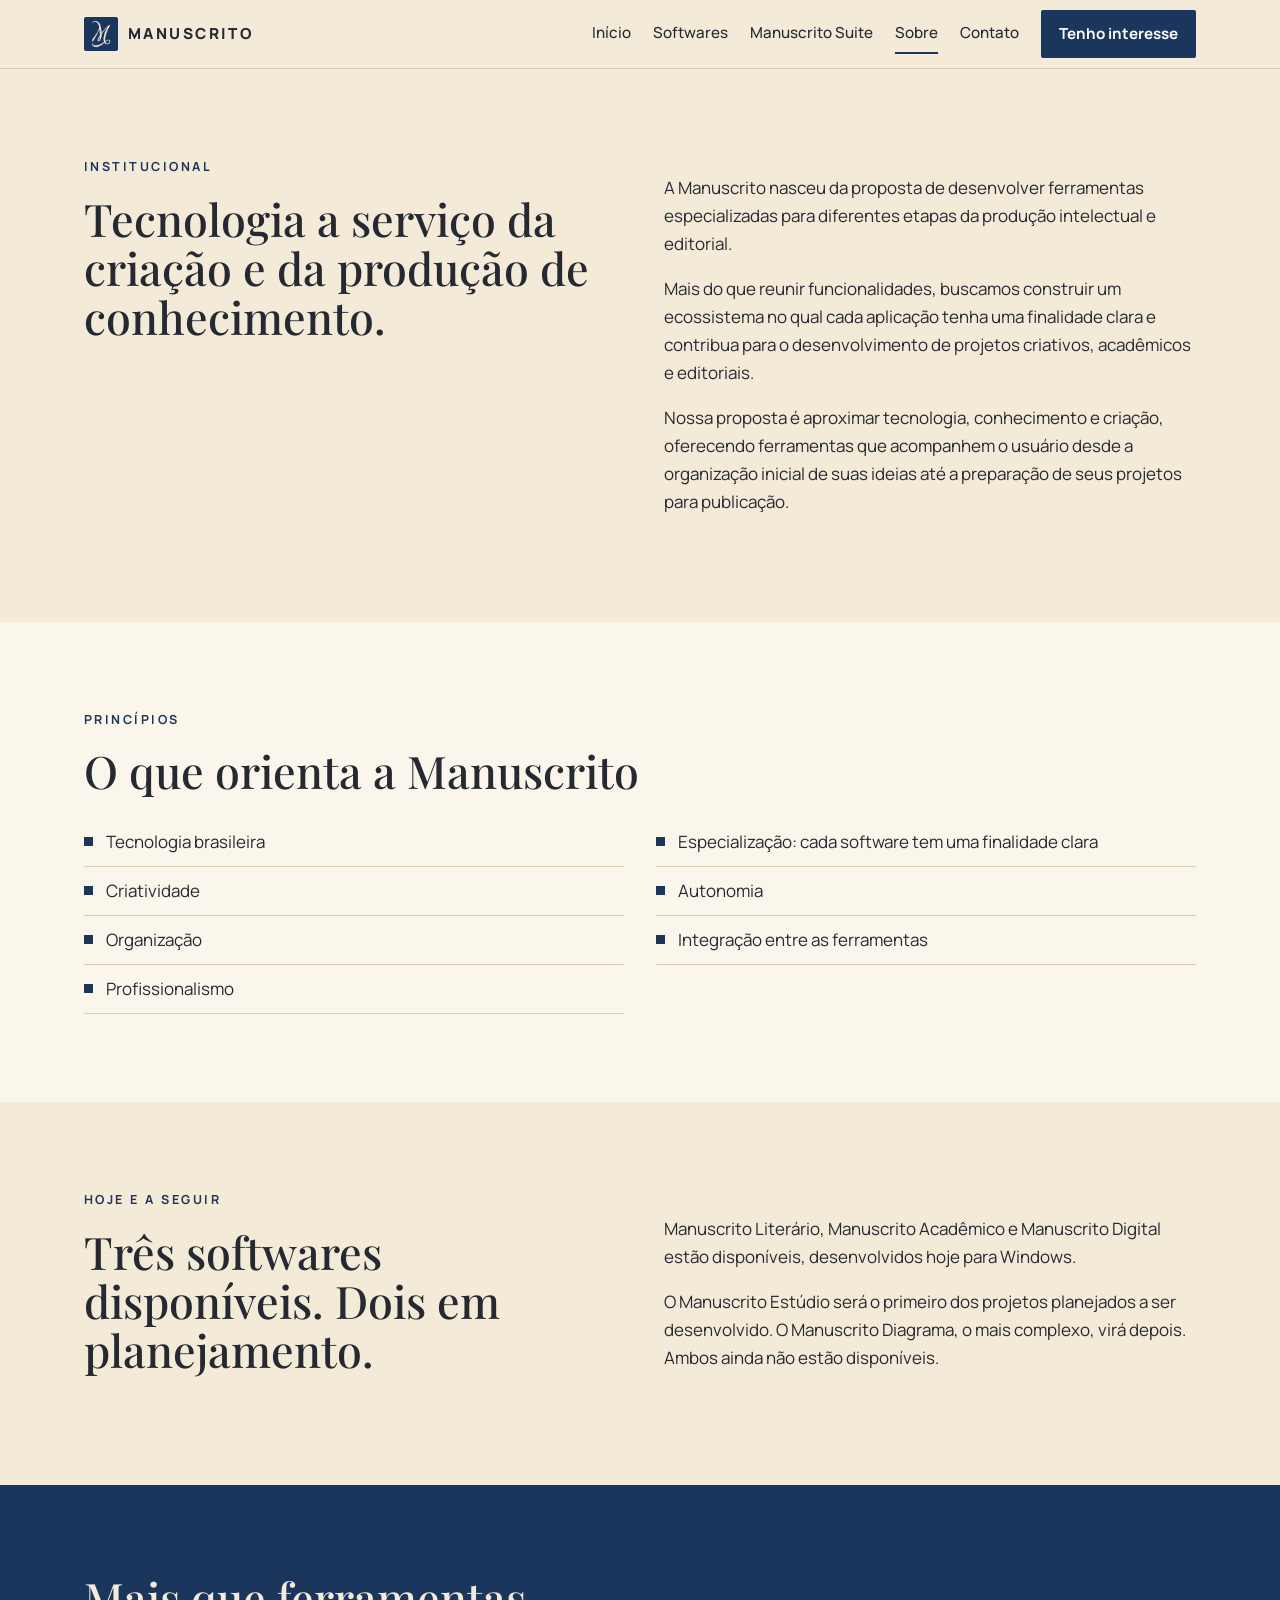
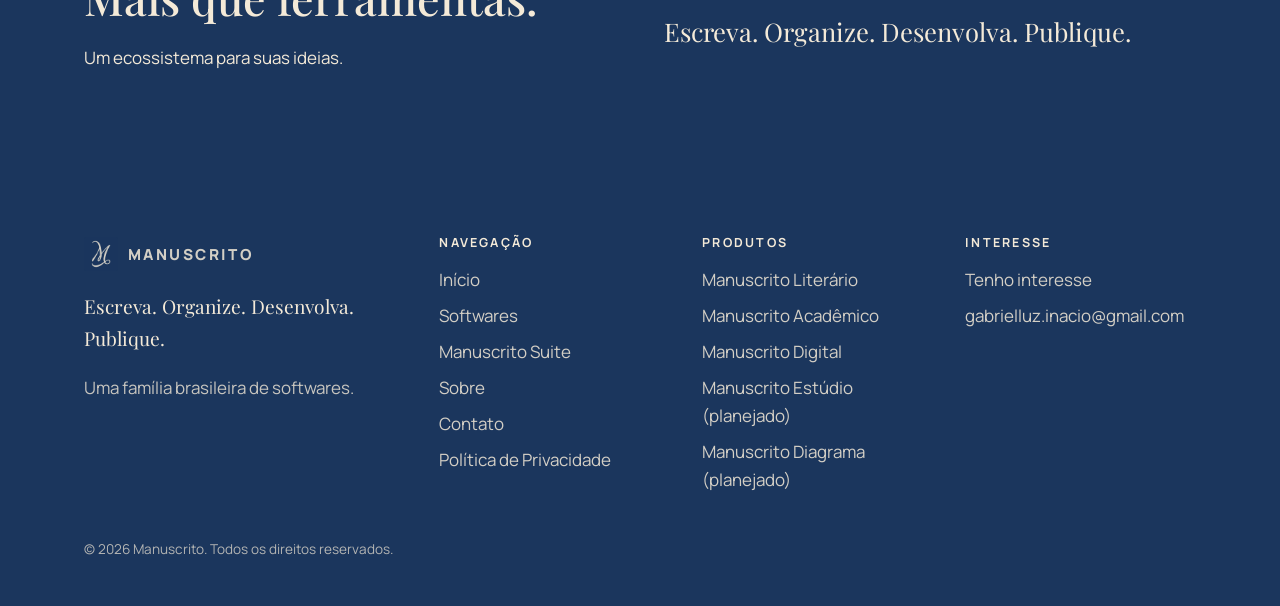
<file: sobre/index.html>
<!DOCTYPE html>
<html lang="pt-BR">
<head>
<meta charset="utf-8">
<meta name="viewport" content="width=device-width, initial-scale=1, viewport-fit=cover">
<title>Sobre — Manuscrito</title>
<meta name="description" content="Tecnologia a serviço da criação e da produção de conhecimento: conheça a proposta da Manuscrito.">
<meta property="og:title" content="Sobre — Manuscrito"><meta property="og:description" content="Tecnologia a serviço da criação e da produção de conhecimento: conheça a proposta da Manuscrito."><meta property="og:type" content="website"><meta property="og:locale" content="pt_BR">
<meta name="theme-color" content="#1B365D">
<link rel="icon" href="../favicon.ico" sizes="any"><link rel="apple-touch-icon" href="../apple-touch-icon.png">
<link rel="preconnect" href="https://fonts.googleapis.com"><link rel="preconnect" href="https://fonts.gstatic.com" crossorigin>
<link rel="stylesheet" href="https://fonts.googleapis.com/css2?family=Manrope:wght@400;500;700;800&family=Playfair+Display:ital,wght@0,500;0,700;1,500&display=swap">
<link rel="stylesheet" href="../assets/css/style.css">
<noscript><style>[hidden]{display:block!important}.tab-panel{margin-bottom:24px}</style></noscript>
</head>
<body>
<svg width="0" height="0" style="position:absolute" aria-hidden="true" focusable="false"><symbol id="m" viewBox="0 0 96 96"><path d="M10.5 20.7 9.7 21.4 9.1 22.3 9.1 22.6 9.6 23.2 9.9 23.2 10.2 23.0 11.0 22.2 12.3 21.3 13.2 20.9 13.5 20.9 14.6 20.6 16.3 20.6 17.1 20.8 18.5 21.3 19.8 22.2 21.3 23.7 22.6 26.1 23.6 28.8 24.6 32.6 24.4 33.0 24.2 34.4 24.1 34.7 23.9 35.6 23.5 36.8 23.4 37.3 23.2 37.7 22.5 39.7 22.0 40.6 21.9 41.0 20.1 44.7 19.0 46.6 16.8 49.8 12.8 55.2 11.3 57.0 9.4 59.8 8.6 61.4 8.6 61.9 8.5 62.2 8.5 63.5 8.7 64.1 9.3 64.7 10.3 64.7 10.9 64.2 11.3 63.4 11.9 62.7 14.4 58.4 16.5 55.0 21.2 46.4 21.4 45.8 22.2 44.2 22.3 43.8 22.9 42.8 22.9 42.4 23.5 41.4 25.0 37.2 25.2 37.0 25.3 37.0 25.5 37.3 25.5 37.8 25.6 38.1 25.6 38.5 25.8 38.8 25.8 39.8 25.9 40.2 25.9 41.3 26.1 41.7 26.1 43.5 26.2 43.9 26.2 45.7 26.4 46.1 26.4 47.8 26.6 48.6 26.4 49.1 26.6 49.7 26.5 50.5 24.4 53.8 22.3 57.7 21.5 60.3 21.5 60.7 21.3 61.1 21.3 62.3 21.5 62.7 21.5 63.1 22.0 63.9 22.6 64.4 24.0 64.4 24.7 64.1 25.4 63.6 26.1 62.9 27.5 60.8 28.5 58.7 29.3 56.3 29.5 55.2 29.8 54.3 29.8 53.7 30.0 53.3 29.9 52.7 30.1 52.1 30.1 50.4 30.3 50.0 30.3 48.3 30.4 48.0 32.7 44.8 34.2 43.1 34.3 42.8 37.4 39.3 37.5 39.0 38.5 38.0 39.0 37.4 40.1 36.3 40.5 35.7 43.5 32.6 43.7 32.7 43.7 32.8 41.5 36.4 39.2 40.9 39.0 41.7 37.8 44.1 37.7 44.7 37.2 45.5 37.1 46.2 36.3 48.1 36.3 48.6 36.0 49.0 36.0 49.5 35.7 49.9 35.6 50.8 35.4 51.2 35.4 51.7 35.1 52.5 35.1 53.0 34.8 53.9 34.6 55.8 34.4 56.3 34.5 57.0 34.3 57.5 34.3 61.0 34.5 61.5 34.5 62.8 34.6 63.1 34.6 63.5 35.1 65.2 35.4 65.7 35.3 65.9 33.6 67.1 30.4 69.1 25.7 71.5 22.4 72.6 21.5 72.8 20.6 73.1 20.0 73.1 19.6 73.3 19.1 73.2 18.8 73.4 17.7 73.4 17.3 73.6 16.7 73.6 16.3 73.4 15.1 73.4 14.7 73.2 14.1 73.2 12.5 72.7 11.7 72.3 11.1 71.9 9.8 70.6 9.5 70.1 9.2 68.9 8.6 68.6 8.3 68.8 8.0 69.2 8.0 70.5 8.5 72.1 9.2 73.2 10.7 74.7 11.5 75.3 12.7 76.0 13.1 76.1 13.4 76.3 15.5 76.9 16.4 76.8 17.1 77.0 18.9 77.0 21.0 76.5 21.4 76.6 21.8 76.4 22.1 76.4 22.7 76.1 23.5 75.9 24.0 75.7 25.0 75.4 25.9 74.9 26.4 74.7 26.9 74.4 28.6 73.4 31.0 71.8 31.5 71.4 34.7 68.9 35.6 68.0 36.1 67.7 36.3 67.7 37.5 69.1 38.9 70.0 40.9 70.7 42.0 70.7 42.3 70.8 44.2 70.7 44.9 70.4 45.7 70.3 46.7 69.7 47.5 69.1 48.4 68.2 49.0 67.3 49.3 66.7 49.7 65.5 49.7 64.1 49.5 63.8 49.5 63.3 49.0 62.2 48.2 61.4 47.8 61.2 46.7 60.8 44.3 60.8 42.5 61.5 40.2 62.7 38.6 63.7 38.4 63.7 38.1 63.1 38.1 60.7 38.0 60.3 38.1 60.1 38.1 59.3 38.2 59.0 38.2 57.8 38.4 57.5 38.4 56.9 38.5 56.6 38.7 55.2 38.9 54.8 38.8 54.4 39.0 54.0 39.0 53.6 39.3 52.8 39.3 52.3 39.6 51.5 39.6 50.9 39.9 50.3 40.2 48.8 40.6 47.6 40.7 47.1 40.9 46.7 41.0 46.2 41.4 44.9 42.1 43.3 42.8 41.2 43.2 40.4 43.7 39.1 44.3 38.1 44.6 37.1 45.2 35.9 45.6 35.4 46.2 34.2 46.5 33.7 47.3 32.0 48.9 29.4 49.3 29.0 49.7 28.1 49.6 27.8 49.0 27.3 48.6 27.3 48.0 27.5 46.5 28.3 43.3 30.8 36.4 37.9 36.2 38.2 35.5 38.9 34.5 40.2 33.7 41.1 33.1 42.0 31.8 43.4 30.9 44.7 30.2 45.2 30.1 45.1 30.1 44.3 29.9 43.6 30.0 42.4 29.8 42.0 29.8 40.7 29.6 40.4 29.7 40.0 29.5 39.5 29.5 38.2 29.3 37.8 29.4 37.3 29.2 36.8 29.2 36.4 29.0 36.0 29.0 34.9 28.9 34.7 28.7 33.1 28.4 31.8 26.9 27.0 25.8 25.0 24.4 22.9 22.6 21.1 21.5 20.4 20.2 19.7 18.4 19.1 18.0 19.2 17.4 19.0 14.7 19.0 12.7 19.5ZM46.7 63.0 47.2 63.6 47.5 64.3 47.5 65.5 47.0 66.9 46.5 67.7 45.8 68.5 44.6 69.1 44.1 69.3 43.7 69.3 43.4 69.4 42.6 69.4 42.3 69.3 41.9 69.3 41.4 69.1 40.5 68.6 39.3 67.4 38.7 65.9 38.7 65.7 39.0 65.3 41.6 63.6 43.7 62.6 44.2 62.6 44.7 62.4 45.6 62.4 46.4 62.7ZM26.3 54.0 26.4 54.1 26.4 55.3 26.2 55.7 26.2 56.8 26.1 57.1 26.1 57.5 25.9 57.8 25.8 58.9 25.2 60.3 24.6 61.6 24.1 62.2 23.8 62.2 23.4 61.8 23.4 60.4 23.5 60.1 23.5 59.6 23.7 59.4 23.7 58.9 24.8 56.5 25.2 55.9 26.1 54.1Z" fill-rule="evenodd"/></symbol></svg>
<a class="sr" href="#main">Pular para o conteúdo</a>
<header><div class="wrap bar"><a class="logo" href="../" aria-label="Manuscrito — página inicial"><img class="mk" src="../assets/img/logo.png" alt="" width="34" height="34">MANUSCRITO</a><button class="menu" type="button" aria-expanded="false" aria-controls="nav">Menu</button>
<nav id="nav" aria-label="Principal"><a href="../">Início</a><a href="../softwares/">Softwares</a><a href="../suite/">Manuscrito Suite</a><a href="../sobre/" aria-current="page">Sobre</a><a href="../contato/">Contato</a><a class="btn" href="../contato/">Tenho interesse</a></nav></div></header>
<main id="main" tabindex="-1" style="outline:none" class="fade">
<section><div class="wrap two" style="align-items:start"><div><div class="eyebrow">Institucional</div><h2>Tecnologia a serviço da criação e da produção de conhecimento.</h2></div><div><p>A Manuscrito nasceu da proposta de desenvolver ferramentas especializadas para diferentes etapas da produção intelectual e editorial.</p><p>Mais do que reunir funcionalidades, buscamos construir um ecossistema no qual cada aplicação tenha uma finalidade clara e contribua para o desenvolvimento de projetos criativos, acadêmicos e editoriais.</p><p>Nossa proposta é aproximar tecnologia, conhecimento e criação, oferecendo ferramentas que acompanhem o usuário desde a organização inicial de suas ideias até a preparação de seus projetos para publicação.</p></div></div></section><section style="background:var(--card)"><div class="wrap"><div class="eyebrow">Princípios</div><h2>O que orienta a Manuscrito</h2><ul class="rec" style="--c:var(--brand)"><li>Tecnologia brasileira</li><li>Criatividade</li><li>Organização</li><li>Profissionalismo</li><li>Especialização: cada software tem uma finalidade clara</li><li>Autonomia</li><li>Integração entre as ferramentas</li></ul></div></section>
<section><div class="wrap two"><div><div class="eyebrow">Hoje e a seguir</div><h2>Três softwares disponíveis. Dois em planejamento.</h2></div><div><p>Manuscrito Literário, Manuscrito Acadêmico e Manuscrito Digital estão disponíveis, desenvolvidos hoje para Windows.</p><p>O Manuscrito Estúdio será o primeiro dos projetos planejados a ser desenvolvido. O Manuscrito Diagrama, o mais complexo, virá depois. Ambos ainda não estão disponíveis.</p></div></div></section>
<section class="dark"><div class="wrap two"><div><h2>Mais que ferramentas.</h2><p>Um ecossistema para suas ideias.</p></div><div><p style="font-family:'Playfair Display',serif;font-size:1.6rem">Escreva. Organize. Desenvolva. Publique.</p></div></div></section>
</main>
<footer><div class="wrap"><div class="g"><div><a class="logo" href="../" aria-label="Manuscrito — página inicial"><img class="mk" src="../assets/img/logo.png" alt="" width="34" height="34">MANUSCRITO</a><p style="font-family:'Playfair Display',serif;font-size:1.2rem;margin-top:16px">Escreva. Organize. Desenvolva. Publique.</p><p style="opacity:.8">Uma família brasileira de softwares.</p></div>
<div><h4>Navegação</h4><a href="../">Início</a><a href="../softwares/">Softwares</a><a href="../suite/">Manuscrito Suite</a><a href="../sobre/">Sobre</a><a href="../contato/">Contato</a><a href="../privacidade/">Política de Privacidade</a></div><div><h4>Produtos</h4><a href="../literario/">Manuscrito Literário</a><a href="../academico/">Manuscrito Acadêmico</a><a href="../digital/">Manuscrito Digital</a><a href="../estudio/">Manuscrito Estúdio (planejado)</a><a href="../diagrama/">Manuscrito Diagrama (planejado)</a></div><div><h4>Interesse</h4><a href="../contato/">Tenho interesse</a><a href="mailto:gabrielluz.inacio@gmail.com">gabrielluz.inacio@gmail.com</a></div></div>
<p style="margin-top:40px;opacity:.7;font-size:.85rem">© <span id="ano">2026</span> Manuscrito. Todos os direitos reservados.</p></div></footer>
<script src="../assets/js/config.js"></script><script src="../assets/js/main.js" defer></script>
</body>
</html>
</file>
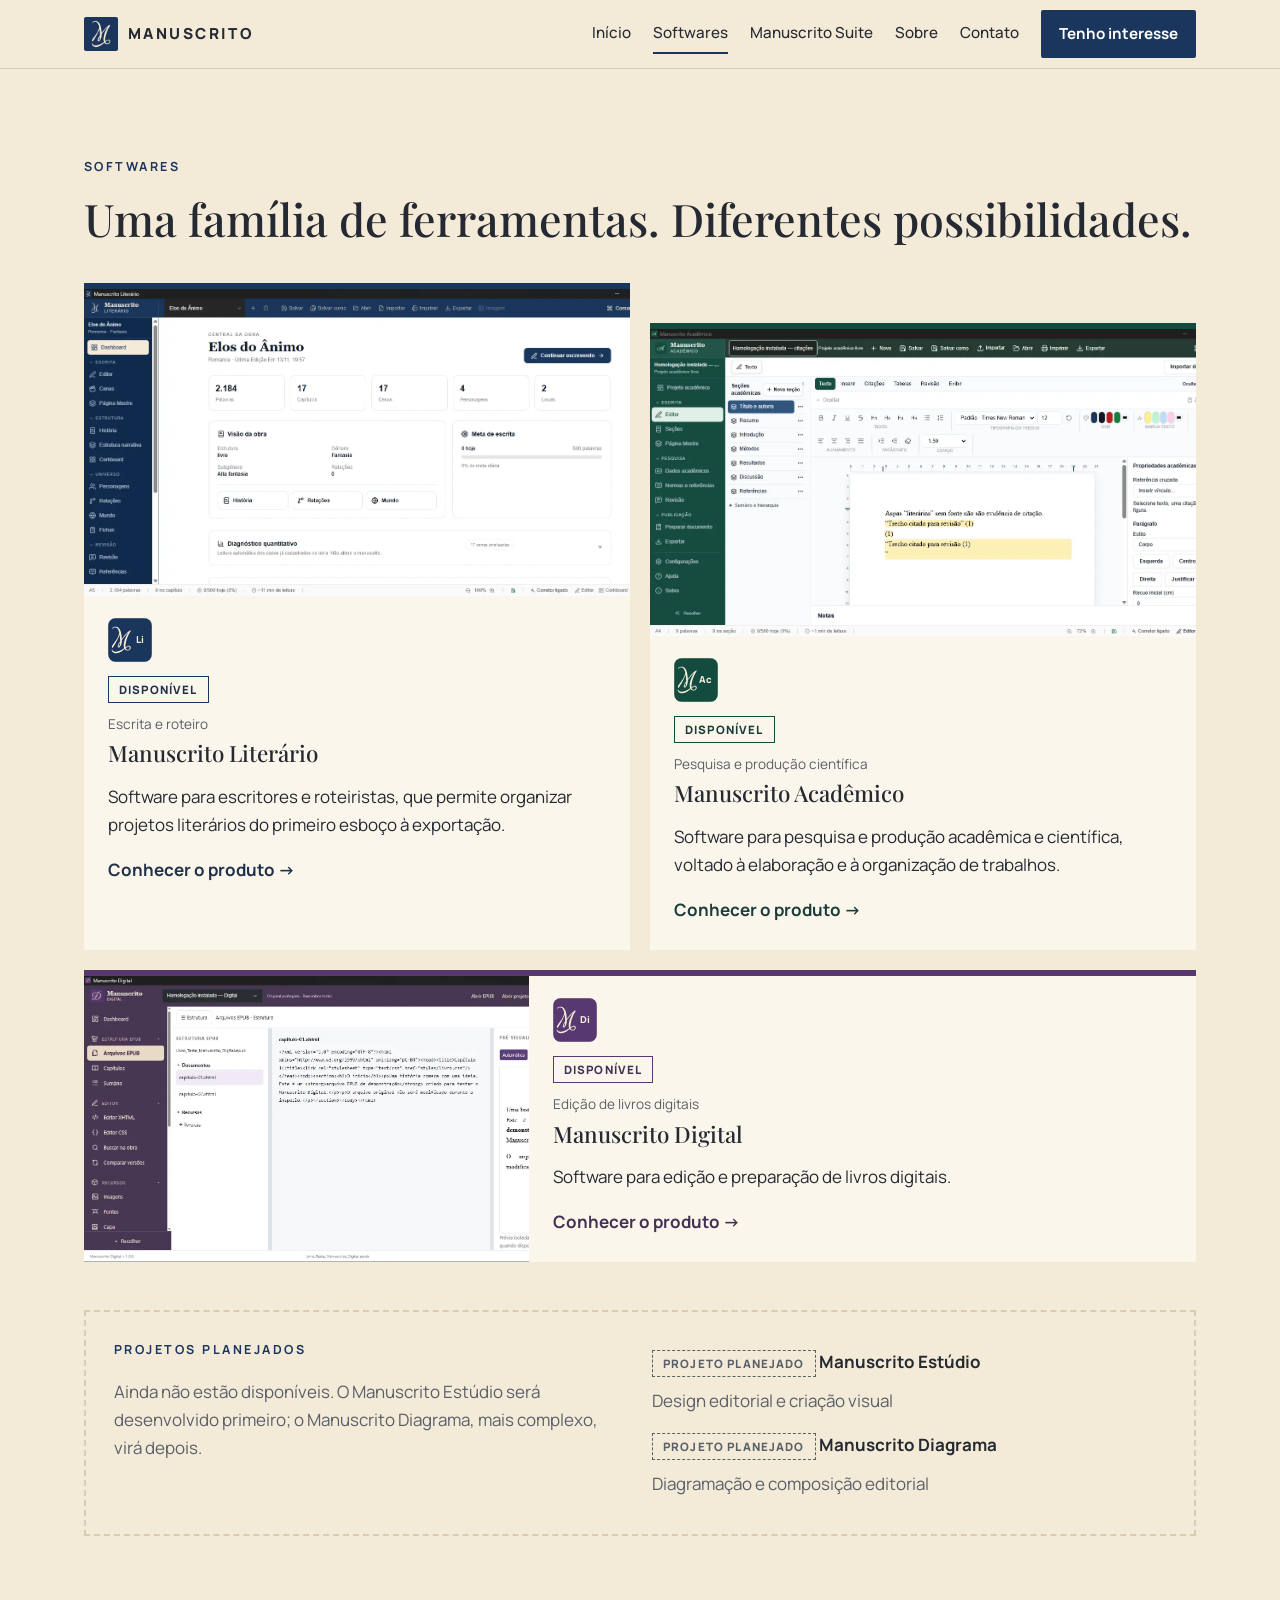
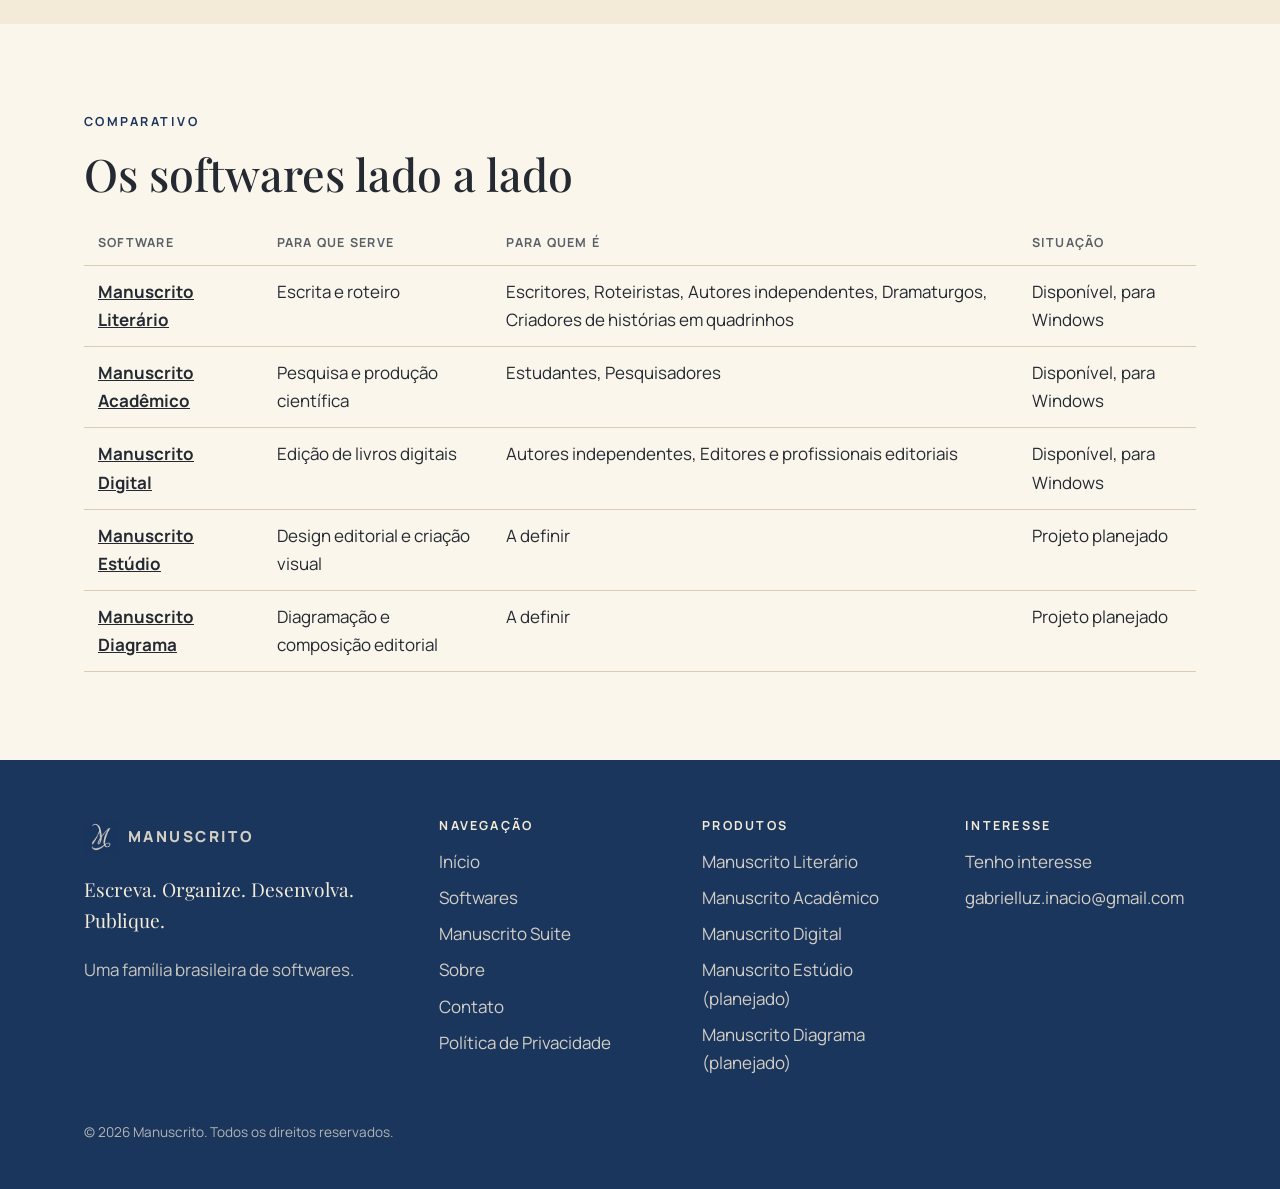
<file: softwares/index.html>
<!DOCTYPE html>
<html lang="pt-BR">
<head>
<meta charset="utf-8">
<meta name="viewport" content="width=device-width, initial-scale=1, viewport-fit=cover">
<title>Softwares — Manuscrito</title>
<meta name="description" content="Conheça o Manuscrito Literário, o Manuscrito Acadêmico e o Manuscrito Digital, e os projetos planejados Estúdio e Diagrama.">
<meta property="og:title" content="Softwares — Manuscrito"><meta property="og:description" content="Conheça o Manuscrito Literário, o Manuscrito Acadêmico e o Manuscrito Digital, e os projetos planejados Estúdio e Diagrama."><meta property="og:type" content="website"><meta property="og:locale" content="pt_BR">
<meta name="theme-color" content="#1B365D">
<link rel="icon" href="../favicon.ico" sizes="any"><link rel="apple-touch-icon" href="../apple-touch-icon.png">
<link rel="preconnect" href="https://fonts.googleapis.com"><link rel="preconnect" href="https://fonts.gstatic.com" crossorigin>
<link rel="stylesheet" href="https://fonts.googleapis.com/css2?family=Manrope:wght@400;500;700;800&family=Playfair+Display:ital,wght@0,500;0,700;1,500&display=swap">
<link rel="stylesheet" href="../assets/css/style.css">
<noscript><style>[hidden]{display:block!important}.tab-panel{margin-bottom:24px}</style></noscript>
</head>
<body>
<svg width="0" height="0" style="position:absolute" aria-hidden="true" focusable="false"><symbol id="m" viewBox="0 0 96 96"><path d="M10.5 20.7 9.7 21.4 9.1 22.3 9.1 22.6 9.6 23.2 9.9 23.2 10.2 23.0 11.0 22.2 12.3 21.3 13.2 20.9 13.5 20.9 14.6 20.6 16.3 20.6 17.1 20.8 18.5 21.3 19.8 22.2 21.3 23.7 22.6 26.1 23.6 28.8 24.6 32.6 24.4 33.0 24.2 34.4 24.1 34.7 23.9 35.6 23.5 36.8 23.4 37.3 23.2 37.7 22.5 39.7 22.0 40.6 21.9 41.0 20.1 44.7 19.0 46.6 16.8 49.8 12.8 55.2 11.3 57.0 9.4 59.8 8.6 61.4 8.6 61.9 8.5 62.2 8.5 63.5 8.7 64.1 9.3 64.7 10.3 64.7 10.9 64.2 11.3 63.4 11.9 62.7 14.4 58.4 16.5 55.0 21.2 46.4 21.4 45.8 22.2 44.2 22.3 43.8 22.9 42.8 22.9 42.4 23.5 41.4 25.0 37.2 25.2 37.0 25.3 37.0 25.5 37.3 25.5 37.8 25.6 38.1 25.6 38.5 25.8 38.8 25.8 39.8 25.9 40.2 25.9 41.3 26.1 41.7 26.1 43.5 26.2 43.9 26.2 45.7 26.4 46.1 26.4 47.8 26.6 48.6 26.4 49.1 26.6 49.7 26.5 50.5 24.4 53.8 22.3 57.7 21.5 60.3 21.5 60.7 21.3 61.1 21.3 62.3 21.5 62.7 21.5 63.1 22.0 63.9 22.6 64.4 24.0 64.4 24.7 64.1 25.4 63.6 26.1 62.9 27.5 60.8 28.5 58.7 29.3 56.3 29.5 55.2 29.8 54.3 29.8 53.7 30.0 53.3 29.9 52.7 30.1 52.1 30.1 50.4 30.3 50.0 30.3 48.3 30.4 48.0 32.7 44.8 34.2 43.1 34.3 42.8 37.4 39.3 37.5 39.0 38.5 38.0 39.0 37.4 40.1 36.3 40.5 35.7 43.5 32.6 43.7 32.7 43.7 32.8 41.5 36.4 39.2 40.9 39.0 41.7 37.8 44.1 37.7 44.7 37.2 45.5 37.1 46.2 36.3 48.1 36.3 48.6 36.0 49.0 36.0 49.5 35.7 49.9 35.6 50.8 35.4 51.2 35.4 51.7 35.1 52.5 35.1 53.0 34.8 53.9 34.6 55.8 34.4 56.3 34.5 57.0 34.3 57.5 34.3 61.0 34.5 61.5 34.5 62.8 34.6 63.1 34.6 63.5 35.1 65.2 35.4 65.7 35.3 65.9 33.6 67.1 30.4 69.1 25.7 71.5 22.4 72.6 21.5 72.8 20.6 73.1 20.0 73.1 19.6 73.3 19.1 73.2 18.8 73.4 17.7 73.4 17.3 73.6 16.7 73.6 16.3 73.4 15.1 73.4 14.7 73.2 14.1 73.2 12.5 72.7 11.7 72.3 11.1 71.9 9.8 70.6 9.5 70.1 9.2 68.9 8.6 68.6 8.3 68.8 8.0 69.2 8.0 70.5 8.5 72.1 9.2 73.2 10.7 74.7 11.5 75.3 12.7 76.0 13.1 76.1 13.4 76.3 15.5 76.9 16.4 76.8 17.1 77.0 18.9 77.0 21.0 76.5 21.4 76.6 21.8 76.4 22.1 76.4 22.7 76.1 23.5 75.9 24.0 75.7 25.0 75.4 25.9 74.9 26.4 74.7 26.9 74.4 28.6 73.4 31.0 71.8 31.5 71.4 34.7 68.9 35.6 68.0 36.1 67.7 36.3 67.7 37.5 69.1 38.9 70.0 40.9 70.7 42.0 70.7 42.3 70.8 44.2 70.7 44.9 70.4 45.7 70.3 46.7 69.7 47.5 69.1 48.4 68.2 49.0 67.3 49.3 66.7 49.7 65.5 49.7 64.1 49.5 63.8 49.5 63.3 49.0 62.2 48.2 61.4 47.8 61.2 46.7 60.8 44.3 60.8 42.5 61.5 40.2 62.7 38.6 63.7 38.4 63.7 38.1 63.1 38.1 60.7 38.0 60.3 38.1 60.1 38.1 59.3 38.2 59.0 38.2 57.8 38.4 57.5 38.4 56.9 38.5 56.6 38.7 55.2 38.9 54.8 38.8 54.4 39.0 54.0 39.0 53.6 39.3 52.8 39.3 52.3 39.6 51.5 39.6 50.9 39.9 50.3 40.2 48.8 40.6 47.6 40.7 47.1 40.9 46.7 41.0 46.2 41.4 44.9 42.1 43.3 42.8 41.2 43.2 40.4 43.7 39.1 44.3 38.1 44.6 37.1 45.2 35.9 45.6 35.4 46.2 34.2 46.5 33.7 47.3 32.0 48.9 29.4 49.3 29.0 49.7 28.1 49.6 27.8 49.0 27.3 48.6 27.3 48.0 27.5 46.5 28.3 43.3 30.8 36.4 37.9 36.2 38.2 35.5 38.9 34.5 40.2 33.7 41.1 33.1 42.0 31.8 43.4 30.9 44.7 30.2 45.2 30.1 45.1 30.1 44.3 29.9 43.6 30.0 42.4 29.8 42.0 29.8 40.7 29.6 40.4 29.7 40.0 29.5 39.5 29.5 38.2 29.3 37.8 29.4 37.3 29.2 36.8 29.2 36.4 29.0 36.0 29.0 34.9 28.9 34.7 28.7 33.1 28.4 31.8 26.9 27.0 25.8 25.0 24.4 22.9 22.6 21.1 21.5 20.4 20.2 19.7 18.4 19.1 18.0 19.2 17.4 19.0 14.7 19.0 12.7 19.5ZM46.7 63.0 47.2 63.6 47.5 64.3 47.5 65.5 47.0 66.9 46.5 67.7 45.8 68.5 44.6 69.1 44.1 69.3 43.7 69.3 43.4 69.4 42.6 69.4 42.3 69.3 41.9 69.3 41.4 69.1 40.5 68.6 39.3 67.4 38.7 65.9 38.7 65.7 39.0 65.3 41.6 63.6 43.7 62.6 44.2 62.6 44.7 62.4 45.6 62.4 46.4 62.7ZM26.3 54.0 26.4 54.1 26.4 55.3 26.2 55.7 26.2 56.8 26.1 57.1 26.1 57.5 25.9 57.8 25.8 58.9 25.2 60.3 24.6 61.6 24.1 62.2 23.8 62.2 23.4 61.8 23.4 60.4 23.5 60.1 23.5 59.6 23.7 59.4 23.7 58.9 24.8 56.5 25.2 55.9 26.1 54.1Z" fill-rule="evenodd"/></symbol></svg>
<a class="sr" href="#main">Pular para o conteúdo</a>
<header><div class="wrap bar"><a class="logo" href="../" aria-label="Manuscrito — página inicial"><img class="mk" src="../assets/img/logo.png" alt="" width="34" height="34">MANUSCRITO</a><button class="menu" type="button" aria-expanded="false" aria-controls="nav">Menu</button>
<nav id="nav" aria-label="Principal"><a href="../">Início</a><a href="../softwares/" aria-current="page">Softwares</a><a href="../suite/">Manuscrito Suite</a><a href="../sobre/">Sobre</a><a href="../contato/">Contato</a><a class="btn" href="../contato/">Tenho interesse</a></nav></div></header>
<main id="main" tabindex="-1" style="outline:none" class="fade">
<section><div class="wrap"><div class="eyebrow">Softwares</div><h2>Uma família de ferramentas. Diferentes possibilidades.</h2><div class="feat"><a class="pc" href="../literario/" style="--c:#1B365D;--cl:#7FA9E6"><img class="art" src="../assets/img/lit-central.webp" alt="Tela do Manuscrito Literário" loading="lazy" width="1365" height="720"><div class="body"><svg class="mkm" aria-hidden="true" width="44" height="44" viewBox="0 0 96 96"><rect width="96" height="96" fill="#1B365D"/><rect x=".75" y=".75" width="94.5" height="94.5" fill="none" stroke="#F4EAD8" stroke-opacity=".3" stroke-width="1.5"/><use href="#m" fill="#F4EAD8" transform="translate(0,0)"/><text x="69.8" y="55" text-anchor="middle" font-family="Manrope,Inter,Arial,sans-serif" font-weight="800" font-size="21" fill="#F4EAD8">Li</text></svg><span class="tag">Disponível</span><p class="cat">Escrita e roteiro</p><h3>Manuscrito Literário</h3><p>Software para escritores e roteiristas, que permite organizar projetos literários do primeiro esboço à exportação.</p><strong class="more">Conhecer o produto →</strong></div></a><a class="pc" href="../academico/" style="--c:#134C3E;--cl:#5DBE98"><img class="art" src="../assets/img/aca-editor.webp" alt="Tela do Manuscrito Acadêmico" loading="lazy" width="1365" height="720"><div class="body"><svg class="mkm" aria-hidden="true" width="44" height="44" viewBox="0 0 96 96"><rect width="96" height="96" fill="#134C3E"/><rect x=".75" y=".75" width="94.5" height="94.5" fill="none" stroke="#F4EAD8" stroke-opacity=".3" stroke-width="1.5"/><use href="#m" fill="#F4EAD8" transform="translate(0,0)"/><text x="69.8" y="55" text-anchor="middle" font-family="Manrope,Inter,Arial,sans-serif" font-weight="800" font-size="21" fill="#F4EAD8">Ac</text></svg><span class="tag">Disponível</span><p class="cat">Pesquisa e produção científica</p><h3>Manuscrito Acadêmico</h3><p>Software para pesquisa e produção acadêmica e científica, voltado à elaboração e à organização de trabalhos.</p><strong class="more">Conhecer o produto →</strong></div></a><a class="pc" href="../digital/" style="--c:#57386F;--cl:#B79AE6"><img class="art" src="../assets/img/dig-estrutura.webp" alt="Tela do Manuscrito Digital" loading="lazy" width="1365" height="720"><div class="body"><svg class="mkm" aria-hidden="true" width="44" height="44" viewBox="0 0 96 96"><rect width="96" height="96" fill="#57386F"/><rect x=".75" y=".75" width="94.5" height="94.5" fill="none" stroke="#F4EAD8" stroke-opacity=".3" stroke-width="1.5"/><use href="#m" fill="#F4EAD8" transform="translate(0,0)"/><text x="69.8" y="55" text-anchor="middle" font-family="Manrope,Inter,Arial,sans-serif" font-weight="800" font-size="21" fill="#F4EAD8">Di</text></svg><span class="tag">Disponível</span><p class="cat">Edição de livros digitais</p><h3>Manuscrito Digital</h3><p>Software para edição e preparação de livros digitais.</p><strong class="more">Conhecer o produto →</strong></div></a></div><div class="plan"><div><div class="eyebrow">Projetos planejados</div><p class="mut">Ainda não estão disponíveis. O Manuscrito Estúdio será desenvolvido primeiro; o Manuscrito Diagrama, mais complexo, virá depois.</p></div><div><a href="../estudio/" style="--c:#9A6B19;--cl:#E2B455"><span class="tag pl">Projeto planejado</span> <strong>Manuscrito Estúdio</strong><br><span class="mut">Design editorial e criação visual</span></a><a href="../diagrama/" style="--c:#8B3E66;--cl:#E08AB4"><span class="tag pl">Projeto planejado</span> <strong>Manuscrito Diagrama</strong><br><span class="mut">Diagramação e composição editorial</span></a></div></div></div></section><section style="background:var(--card)"><div class="wrap"><div class="eyebrow">Comparativo</div><h2>Os softwares lado a lado</h2><div class="tw"><table class="tbl"><caption class="sr">Comparativo entre os softwares Manuscrito</caption><thead><tr><th scope="col">Software</th><th scope="col">Para que serve</th><th scope="col">Para quem é</th><th scope="col">Situação</th></tr></thead><tbody><tr><th scope="row"><a href="../literario/">Manuscrito Literário</a></th><td>Escrita e roteiro</td><td>Escritores, Roteiristas, Autores independentes, Dramaturgos, Criadores de histórias em quadrinhos</td><td>Disponível, para Windows</td></tr><tr><th scope="row"><a href="../academico/">Manuscrito Acadêmico</a></th><td>Pesquisa e produção científica</td><td>Estudantes, Pesquisadores</td><td>Disponível, para Windows</td></tr><tr><th scope="row"><a href="../digital/">Manuscrito Digital</a></th><td>Edição de livros digitais</td><td>Autores independentes, Editores e profissionais editoriais</td><td>Disponível, para Windows</td></tr><tr><th scope="row"><a href="../estudio/">Manuscrito Estúdio</a></th><td>Design editorial e criação visual</td><td>A definir</td><td>Projeto planejado</td></tr><tr><th scope="row"><a href="../diagrama/">Manuscrito Diagrama</a></th><td>Diagramação e composição editorial</td><td>A definir</td><td>Projeto planejado</td></tr></tbody></table></div></div></section>
</main>
<footer><div class="wrap"><div class="g"><div><a class="logo" href="../" aria-label="Manuscrito — página inicial"><img class="mk" src="../assets/img/logo.png" alt="" width="34" height="34">MANUSCRITO</a><p style="font-family:'Playfair Display',serif;font-size:1.2rem;margin-top:16px">Escreva. Organize. Desenvolva. Publique.</p><p style="opacity:.8">Uma família brasileira de softwares.</p></div>
<div><h4>Navegação</h4><a href="../">Início</a><a href="../softwares/">Softwares</a><a href="../suite/">Manuscrito Suite</a><a href="../sobre/">Sobre</a><a href="../contato/">Contato</a><a href="../privacidade/">Política de Privacidade</a></div><div><h4>Produtos</h4><a href="../literario/">Manuscrito Literário</a><a href="../academico/">Manuscrito Acadêmico</a><a href="../digital/">Manuscrito Digital</a><a href="../estudio/">Manuscrito Estúdio (planejado)</a><a href="../diagrama/">Manuscrito Diagrama (planejado)</a></div><div><h4>Interesse</h4><a href="../contato/">Tenho interesse</a><a href="mailto:gabrielluz.inacio@gmail.com">gabrielluz.inacio@gmail.com</a></div></div>
<p style="margin-top:40px;opacity:.7;font-size:.85rem">© <span id="ano">2026</span> Manuscrito. Todos os direitos reservados.</p></div></footer>
<script src="../assets/js/config.js"></script><script src="../assets/js/main.js" defer></script>
</body>
</html>
</file>
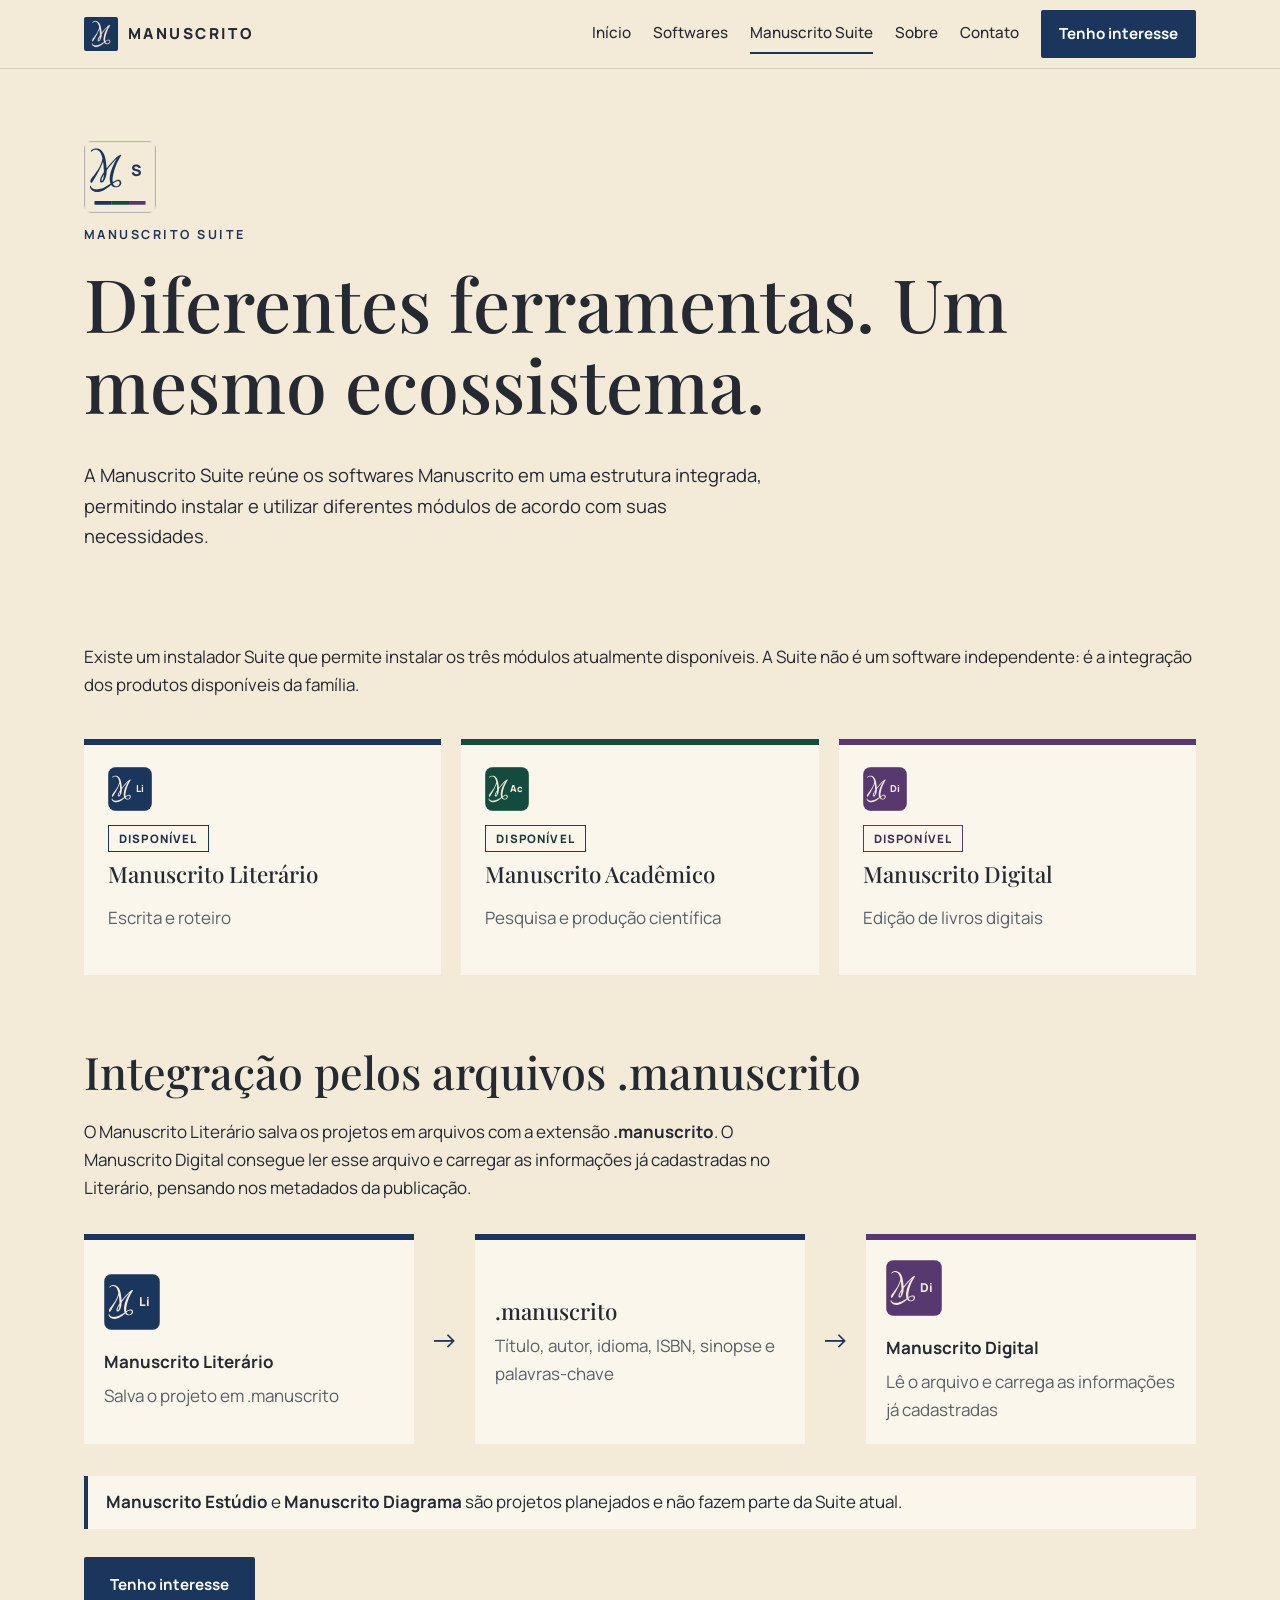
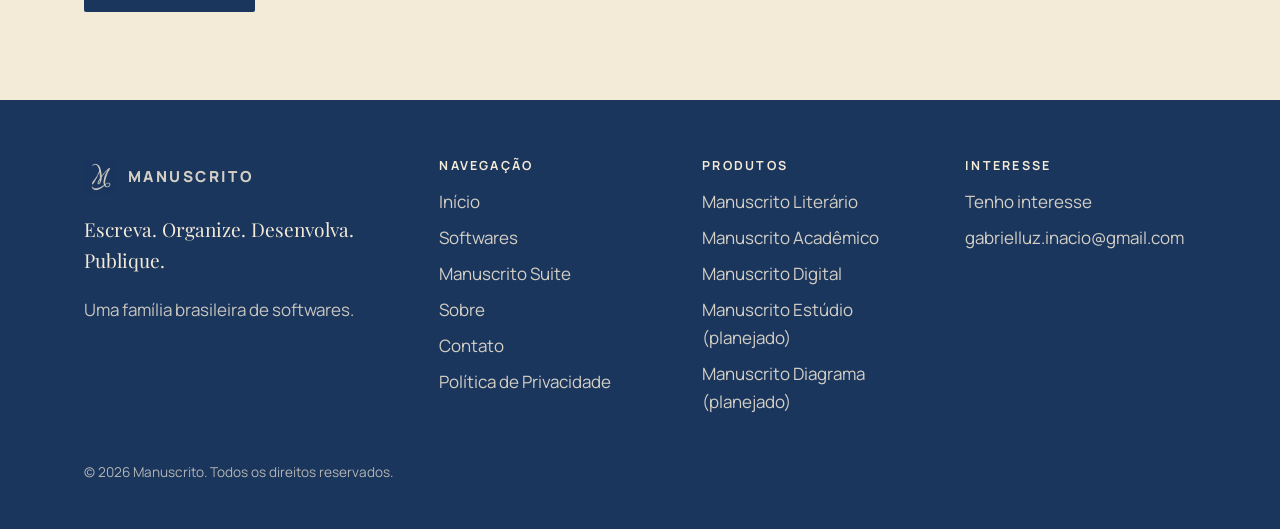
<file: suite/index.html>
<!DOCTYPE html>
<html lang="pt-BR">
<head>
<meta charset="utf-8">
<meta name="viewport" content="width=device-width, initial-scale=1, viewport-fit=cover">
<title>Manuscrito Suite — Diferentes ferramentas. Um mesmo ecossistema.</title>
<meta name="description" content="A Manuscrito Suite reúne os softwares Manuscrito disponíveis em uma estrutura integrada. Integração pelos arquivos .manuscrito.">
<meta property="og:title" content="Manuscrito Suite — Diferentes ferramentas. Um mesmo ecossistema."><meta property="og:description" content="A Manuscrito Suite reúne os softwares Manuscrito disponíveis em uma estrutura integrada. Integração pelos arquivos .manuscrito."><meta property="og:type" content="website"><meta property="og:locale" content="pt_BR">
<meta name="theme-color" content="#1B365D">
<link rel="icon" href="../favicon.ico" sizes="any"><link rel="apple-touch-icon" href="../apple-touch-icon.png">
<link rel="preconnect" href="https://fonts.googleapis.com"><link rel="preconnect" href="https://fonts.gstatic.com" crossorigin>
<link rel="stylesheet" href="https://fonts.googleapis.com/css2?family=Manrope:wght@400;500;700;800&family=Playfair+Display:ital,wght@0,500;0,700;1,500&display=swap">
<link rel="stylesheet" href="../assets/css/style.css">
<noscript><style>[hidden]{display:block!important}.tab-panel{margin-bottom:24px}</style></noscript>
</head>
<body>
<svg width="0" height="0" style="position:absolute" aria-hidden="true" focusable="false"><symbol id="m" viewBox="0 0 96 96"><path d="M10.5 20.7 9.7 21.4 9.1 22.3 9.1 22.6 9.6 23.2 9.9 23.2 10.2 23.0 11.0 22.2 12.3 21.3 13.2 20.9 13.5 20.9 14.6 20.6 16.3 20.6 17.1 20.8 18.5 21.3 19.8 22.2 21.3 23.7 22.6 26.1 23.6 28.8 24.6 32.6 24.4 33.0 24.2 34.4 24.1 34.7 23.9 35.6 23.5 36.8 23.4 37.3 23.2 37.7 22.5 39.7 22.0 40.6 21.9 41.0 20.1 44.7 19.0 46.6 16.8 49.8 12.8 55.2 11.3 57.0 9.4 59.8 8.6 61.4 8.6 61.9 8.5 62.2 8.5 63.5 8.7 64.1 9.3 64.7 10.3 64.7 10.9 64.2 11.3 63.4 11.9 62.7 14.4 58.4 16.5 55.0 21.2 46.4 21.4 45.8 22.2 44.2 22.3 43.8 22.9 42.8 22.9 42.4 23.5 41.4 25.0 37.2 25.2 37.0 25.3 37.0 25.5 37.3 25.5 37.8 25.6 38.1 25.6 38.5 25.8 38.8 25.8 39.8 25.9 40.2 25.9 41.3 26.1 41.7 26.1 43.5 26.2 43.9 26.2 45.7 26.4 46.1 26.4 47.8 26.6 48.6 26.4 49.1 26.6 49.7 26.5 50.5 24.4 53.8 22.3 57.7 21.5 60.3 21.5 60.7 21.3 61.1 21.3 62.3 21.5 62.7 21.5 63.1 22.0 63.9 22.6 64.4 24.0 64.4 24.7 64.1 25.4 63.6 26.1 62.9 27.5 60.8 28.5 58.7 29.3 56.3 29.5 55.2 29.8 54.3 29.8 53.7 30.0 53.3 29.9 52.7 30.1 52.1 30.1 50.4 30.3 50.0 30.3 48.3 30.4 48.0 32.7 44.8 34.2 43.1 34.3 42.8 37.4 39.3 37.5 39.0 38.5 38.0 39.0 37.4 40.1 36.3 40.5 35.7 43.5 32.6 43.7 32.7 43.7 32.8 41.5 36.4 39.2 40.9 39.0 41.7 37.8 44.1 37.7 44.7 37.2 45.5 37.1 46.2 36.3 48.1 36.3 48.6 36.0 49.0 36.0 49.5 35.7 49.9 35.6 50.8 35.4 51.2 35.4 51.7 35.1 52.5 35.1 53.0 34.8 53.9 34.6 55.8 34.4 56.3 34.5 57.0 34.3 57.5 34.3 61.0 34.5 61.5 34.5 62.8 34.6 63.1 34.6 63.5 35.1 65.2 35.4 65.7 35.3 65.9 33.6 67.1 30.4 69.1 25.7 71.5 22.4 72.6 21.5 72.8 20.6 73.1 20.0 73.1 19.6 73.3 19.1 73.2 18.8 73.4 17.7 73.4 17.3 73.6 16.7 73.6 16.3 73.4 15.1 73.4 14.7 73.2 14.1 73.2 12.5 72.7 11.7 72.3 11.1 71.9 9.8 70.6 9.5 70.1 9.2 68.9 8.6 68.6 8.3 68.8 8.0 69.2 8.0 70.5 8.5 72.1 9.2 73.2 10.7 74.7 11.5 75.3 12.7 76.0 13.1 76.1 13.4 76.3 15.5 76.9 16.4 76.8 17.1 77.0 18.9 77.0 21.0 76.5 21.4 76.6 21.8 76.4 22.1 76.4 22.7 76.1 23.5 75.9 24.0 75.7 25.0 75.4 25.9 74.9 26.4 74.7 26.9 74.4 28.6 73.4 31.0 71.8 31.5 71.4 34.7 68.9 35.6 68.0 36.1 67.7 36.3 67.7 37.5 69.1 38.9 70.0 40.9 70.7 42.0 70.7 42.3 70.8 44.2 70.7 44.9 70.4 45.7 70.3 46.7 69.7 47.5 69.1 48.4 68.2 49.0 67.3 49.3 66.7 49.7 65.5 49.7 64.1 49.5 63.8 49.5 63.3 49.0 62.2 48.2 61.4 47.8 61.2 46.7 60.8 44.3 60.8 42.5 61.5 40.2 62.7 38.6 63.7 38.4 63.7 38.1 63.1 38.1 60.7 38.0 60.3 38.1 60.1 38.1 59.3 38.2 59.0 38.2 57.8 38.4 57.5 38.4 56.9 38.5 56.6 38.7 55.2 38.9 54.8 38.8 54.4 39.0 54.0 39.0 53.6 39.3 52.8 39.3 52.3 39.6 51.5 39.6 50.9 39.9 50.3 40.2 48.8 40.6 47.6 40.7 47.1 40.9 46.7 41.0 46.2 41.4 44.9 42.1 43.3 42.8 41.2 43.2 40.4 43.7 39.1 44.3 38.1 44.6 37.1 45.2 35.9 45.6 35.4 46.2 34.2 46.5 33.7 47.3 32.0 48.9 29.4 49.3 29.0 49.7 28.1 49.6 27.8 49.0 27.3 48.6 27.3 48.0 27.5 46.5 28.3 43.3 30.8 36.4 37.9 36.2 38.2 35.5 38.9 34.5 40.2 33.7 41.1 33.1 42.0 31.8 43.4 30.9 44.7 30.2 45.2 30.1 45.1 30.1 44.3 29.9 43.6 30.0 42.4 29.8 42.0 29.8 40.7 29.6 40.4 29.7 40.0 29.5 39.5 29.5 38.2 29.3 37.8 29.4 37.3 29.2 36.8 29.2 36.4 29.0 36.0 29.0 34.9 28.9 34.7 28.7 33.1 28.4 31.8 26.9 27.0 25.8 25.0 24.4 22.9 22.6 21.1 21.5 20.4 20.2 19.7 18.4 19.1 18.0 19.2 17.4 19.0 14.7 19.0 12.7 19.5ZM46.7 63.0 47.2 63.6 47.5 64.3 47.5 65.5 47.0 66.9 46.5 67.7 45.8 68.5 44.6 69.1 44.1 69.3 43.7 69.3 43.4 69.4 42.6 69.4 42.3 69.3 41.9 69.3 41.4 69.1 40.5 68.6 39.3 67.4 38.7 65.9 38.7 65.7 39.0 65.3 41.6 63.6 43.7 62.6 44.2 62.6 44.7 62.4 45.6 62.4 46.4 62.7ZM26.3 54.0 26.4 54.1 26.4 55.3 26.2 55.7 26.2 56.8 26.1 57.1 26.1 57.5 25.9 57.8 25.8 58.9 25.2 60.3 24.6 61.6 24.1 62.2 23.8 62.2 23.4 61.8 23.4 60.4 23.5 60.1 23.5 59.6 23.7 59.4 23.7 58.9 24.8 56.5 25.2 55.9 26.1 54.1Z" fill-rule="evenodd"/></symbol></svg>
<a class="sr" href="#main">Pular para o conteúdo</a>
<header><div class="wrap bar"><a class="logo" href="../" aria-label="Manuscrito — página inicial"><img class="mk" src="../assets/img/logo.png" alt="" width="34" height="34">MANUSCRITO</a><button class="menu" type="button" aria-expanded="false" aria-controls="nav">Menu</button>
<nav id="nav" aria-label="Principal"><a href="../">Início</a><a href="../softwares/">Softwares</a><a href="../suite/" aria-current="page">Manuscrito Suite</a><a href="../sobre/">Sobre</a><a href="../contato/">Contato</a><a class="btn" href="../contato/">Tenho interesse</a></nav></div></header>
<main id="main" tabindex="-1" style="outline:none" class="fade">
<div class="wrap" style="padding:72px 24px 24px"><svg class="mkm" aria-hidden="true" width="72" height="72" viewBox="0 0 96 96"><rect width="96" height="96" fill="#F4EAD8"/><rect x=".75" y=".75" width="94.5" height="94.5" fill="none" stroke="#1B365D" stroke-opacity=".3" stroke-width="1.5"/><use href="#m" fill="#1B365D" transform="translate(0,-9)"/><text x="69.8" y="46" text-anchor="middle" font-family="Manrope,Inter,Arial,sans-serif" font-weight="800" font-size="21" fill="#1B365D">S</text><rect x="14" y="80" width="23" height="5" fill="#1B365D"/><rect x="37" y="80" width="23" height="5" fill="#134C3E"/><rect x="60" y="80" width="22" height="5" fill="#57386F"/></svg><div class="eyebrow">Manuscrito Suite</div><h1>Diferentes ferramentas. Um mesmo ecossistema.</h1><p style="max-width:680px;font-size:1.15rem">A Manuscrito Suite reúne os softwares Manuscrito em uma estrutura integrada, permitindo instalar e utilizar diferentes módulos de acordo com suas necessidades.</p></div>
<section style="padding-top:32px"><div class="wrap"><p>Existe um instalador Suite que permite instalar os três módulos atualmente disponíveis. A Suite não é um software independente: é a integração dos produtos disponíveis da família.</p><div class="feat"><a class="pc third" href="../literario/" style="--c:#1B365D;--cl:#7FA9E6"><div class="body"><svg class="mkm" aria-hidden="true" width="44" height="44" viewBox="0 0 96 96"><rect width="96" height="96" fill="#1B365D"/><rect x=".75" y=".75" width="94.5" height="94.5" fill="none" stroke="#F4EAD8" stroke-opacity=".3" stroke-width="1.5"/><use href="#m" fill="#F4EAD8" transform="translate(0,0)"/><text x="69.8" y="55" text-anchor="middle" font-family="Manrope,Inter,Arial,sans-serif" font-weight="800" font-size="21" fill="#F4EAD8">Li</text></svg><span class="tag">Disponível</span><h3>Manuscrito Literário</h3><p class="mut">Escrita e roteiro</p></div></a><a class="pc third" href="../academico/" style="--c:#134C3E;--cl:#5DBE98"><div class="body"><svg class="mkm" aria-hidden="true" width="44" height="44" viewBox="0 0 96 96"><rect width="96" height="96" fill="#134C3E"/><rect x=".75" y=".75" width="94.5" height="94.5" fill="none" stroke="#F4EAD8" stroke-opacity=".3" stroke-width="1.5"/><use href="#m" fill="#F4EAD8" transform="translate(0,0)"/><text x="69.8" y="55" text-anchor="middle" font-family="Manrope,Inter,Arial,sans-serif" font-weight="800" font-size="21" fill="#F4EAD8">Ac</text></svg><span class="tag">Disponível</span><h3>Manuscrito Acadêmico</h3><p class="mut">Pesquisa e produção científica</p></div></a><a class="pc third" href="../digital/" style="--c:#57386F;--cl:#B79AE6"><div class="body"><svg class="mkm" aria-hidden="true" width="44" height="44" viewBox="0 0 96 96"><rect width="96" height="96" fill="#57386F"/><rect x=".75" y=".75" width="94.5" height="94.5" fill="none" stroke="#F4EAD8" stroke-opacity=".3" stroke-width="1.5"/><use href="#m" fill="#F4EAD8" transform="translate(0,0)"/><text x="69.8" y="55" text-anchor="middle" font-family="Manrope,Inter,Arial,sans-serif" font-weight="800" font-size="21" fill="#F4EAD8">Di</text></svg><span class="tag">Disponível</span><h3>Manuscrito Digital</h3><p class="mut">Edição de livros digitais</p></div></a></div>
<h2 style="margin-top:72px">Integração pelos arquivos .manuscrito</h2><p style="max-width:700px">O Manuscrito Literário salva os projetos em arquivos com a extensão <strong>.manuscrito</strong>. O Manuscrito Digital consegue ler esse arquivo e carregar as informações já cadastradas no Literário, pensando nos metadados da publicação.</p>
<div class="flow" role="group" aria-label="Fluxo de integração entre Literário e Digital"><div class="fbox" style="--c:#1B365D;--cl:#7FA9E6"><svg class="mkm" aria-hidden="true" width="56" height="56" viewBox="0 0 96 96"><rect width="96" height="96" fill="#1B365D"/><rect x=".75" y=".75" width="94.5" height="94.5" fill="none" stroke="#F4EAD8" stroke-opacity=".3" stroke-width="1.5"/><use href="#m" fill="#F4EAD8" transform="translate(0,0)"/><text x="69.8" y="55" text-anchor="middle" font-family="Manrope,Inter,Arial,sans-serif" font-weight="800" font-size="21" fill="#F4EAD8">Li</text></svg><strong>Manuscrito Literário</strong><span class="mut">Salva o projeto em .manuscrito</span></div><div class="farrow" aria-hidden="true">→</div><div class="fbox"><strong class="fil">.manuscrito</strong><span class="mut">Título, autor, idioma, ISBN, sinopse e palavras-chave</span></div><div class="farrow" aria-hidden="true">→</div><div class="fbox" style="--c:#57386F;--cl:#B79AE6"><svg class="mkm" aria-hidden="true" width="56" height="56" viewBox="0 0 96 96"><rect width="96" height="96" fill="#57386F"/><rect x=".75" y=".75" width="94.5" height="94.5" fill="none" stroke="#F4EAD8" stroke-opacity=".3" stroke-width="1.5"/><use href="#m" fill="#F4EAD8" transform="translate(0,0)"/><text x="69.8" y="55" text-anchor="middle" font-family="Manrope,Inter,Arial,sans-serif" font-weight="800" font-size="21" fill="#F4EAD8">Di</text></svg><strong>Manuscrito Digital</strong><span class="mut">Lê o arquivo e carrega as informações já cadastradas</span></div></div>
<div class="note"><strong>Manuscrito Estúdio</strong> e <strong>Manuscrito Diagrama</strong> são projetos planejados e não fazem parte da Suite atual.</div><div class="row"><a class="btn" href="../contato/?software=suite">Tenho interesse</a></div></div></section>
</main>
<footer><div class="wrap"><div class="g"><div><a class="logo" href="../" aria-label="Manuscrito — página inicial"><img class="mk" src="../assets/img/logo.png" alt="" width="34" height="34">MANUSCRITO</a><p style="font-family:'Playfair Display',serif;font-size:1.2rem;margin-top:16px">Escreva. Organize. Desenvolva. Publique.</p><p style="opacity:.8">Uma família brasileira de softwares.</p></div>
<div><h4>Navegação</h4><a href="../">Início</a><a href="../softwares/">Softwares</a><a href="../suite/">Manuscrito Suite</a><a href="../sobre/">Sobre</a><a href="../contato/">Contato</a><a href="../privacidade/">Política de Privacidade</a></div><div><h4>Produtos</h4><a href="../literario/">Manuscrito Literário</a><a href="../academico/">Manuscrito Acadêmico</a><a href="../digital/">Manuscrito Digital</a><a href="../estudio/">Manuscrito Estúdio (planejado)</a><a href="../diagrama/">Manuscrito Diagrama (planejado)</a></div><div><h4>Interesse</h4><a href="../contato/">Tenho interesse</a><a href="mailto:gabrielluz.inacio@gmail.com">gabrielluz.inacio@gmail.com</a></div></div>
<p style="margin-top:40px;opacity:.7;font-size:.85rem">© <span id="ano">2026</span> Manuscrito. Todos os direitos reservados.</p></div></footer>
<script src="../assets/js/config.js"></script><script src="../assets/js/main.js" defer></script>
</body>
</html>
</file>
<file: assets/css/style.css>
:root{--bg:#F4EAD8;--ink:#252A32;--mut:#5a6068;--card:#fbf6ec;--line:#d9ccb3;--brand:#1B365D;--btn:#1B365D;--btnfg:#fff;--dk:#1B365D;--dkfg:#F4EAD8;
box-sizing:border-box;padding-top:env(safe-area-inset-top,0px);padding-bottom:env(safe-area-inset-bottom,0px);color-scheme:light}
@media (prefers-color-scheme:dark){:root:not([data-theme="light"]){--bg:#1d2128;--ink:#F4EAD8;--mut:#b5b0a4;--card:#252A32;--line:#3a404a;--brand:#9DB8E3;--btn:#F4EAD8;--btnfg:#1B365D;--dk:#16294a;color-scheme:dark}}
:root[data-theme="dark"]{--bg:#1d2128;--ink:#F4EAD8;--mut:#b5b0a4;--card:#252A32;--line:#3a404a;--brand:#9DB8E3;--btn:#F4EAD8;--btnfg:#1B365D;--dk:#16294a;color-scheme:dark}
html{scroll-padding-top:env(safe-area-inset-top,0px)}
*{box-sizing:border-box}
body{margin:0;background:var(--bg);color:var(--ink);font:400 17px/1.65 Manrope,Inter,system-ui,sans-serif}
body::before{content:"";position:fixed;inset:0 0 auto;height:env(safe-area-inset-top,0px);background:var(--bg);z-index:30}
h1,h2,h3{font-family:"Playfair Display","Cormorant Garamond",Georgia,serif;line-height:1.1;margin:0 0 .5em;font-weight:500}
h1{font-size:clamp(2.4rem,6vw,4.6rem)}h2{font-size:clamp(1.8rem,3.6vw,2.8rem)}h3{font-size:1.4rem}
a{color:inherit}.wrap{max-width:1160px;margin:0 auto;padding:0 24px}
.sr{position:absolute;left:-999px}.sr:focus{left:8px;top:8px;background:var(--btn);color:var(--btnfg);padding:8px 12px;z-index:50}
:focus-visible{outline:3px solid var(--brand);outline-offset:3px}
header{position:sticky;top:env(safe-area-inset-top,0px);z-index:20;background:var(--bg);border-bottom:1px solid var(--line)}
.bar{display:flex;align-items:center;justify-content:space-between;gap:16px;height:68px}
.logo{display:flex;align-items:center;gap:10px;text-decoration:none;font-weight:800;letter-spacing:.16em;font-size:.95rem}
.mk{width:34px;height:34px;background:#1B365D;color:#F4EAD8;display:grid;place-items:center;font:500 1.3rem "Playfair Display",serif;border-radius:2px}
nav{display:flex;align-items:center;gap:22px}nav a{text-decoration:none;font-size:.95rem;font-weight:500;padding:6px 0;border-bottom:2px solid transparent}
nav a[aria-current=page]{border-color:var(--brand)}
.btn{display:inline-block;background:var(--btn);color:var(--btnfg);padding:13px 24px;border-radius:2px;font-weight:700;font-size:.95rem;text-decoration:none;border:2px solid var(--btn);cursor:pointer;font-family:inherit}
.btn.o{background:transparent;color:inherit;border-color:currentColor}nav .btn{padding:9px 16px;color:var(--btnfg)}
.menu{display:none;background:none;border:1px solid var(--line);color:inherit;padding:8px 12px;font:inherit;cursor:pointer}
@media(max-width:820px){.menu{display:block}nav{display:none;position:absolute;top:68px;left:0;right:0;background:var(--bg);flex-direction:column;align-items:flex-start;padding:20px 24px;border-bottom:1px solid var(--line)}nav.open{display:flex}}
section{padding:88px 0}.eyebrow{font-size:.78rem;letter-spacing:.2em;text-transform:uppercase;font-weight:700;color:var(--brand);margin-bottom:16px}
.hero{display:grid;grid-template-columns:1.15fr .85fr;gap:48px;align-items:center;padding:72px 0}
@media(max-width:900px){.hero{grid-template-columns:1fr}}
.hero p.sub{font-size:1.25rem;font-weight:500}.mut{color:var(--mut)}.row{display:flex;gap:12px;flex-wrap:wrap;margin-top:28px}
.dark{background:var(--dk);color:#F4EAD8}.dark .eyebrow{color:#d8c7a0}.dark .btn{background:#F4EAD8;color:#1B365D;border-color:#F4EAD8}.dark .btn.o{background:transparent;color:#F4EAD8}
.feat{display:grid;grid-template-columns:repeat(12,1fr);gap:20px;margin-top:40px}
.pc{grid-column:span 4;border-top:6px solid var(--c);background:var(--card);display:flex;flex-direction:column;text-decoration:none}
.pc:nth-child(1){grid-column:span 6}.pc:nth-child(2){grid-column:span 6;margin-top:40px}.pc:nth-child(3){grid-column:span 12;flex-direction:row}
.pc:nth-child(3) .art{width:40%;flex:none}.pc .body{padding:22px 24px 26px}
@media(max-width:820px){.pc,.pc:nth-child(n){grid-column:span 12;margin-top:0;flex-direction:column}.pc:nth-child(3) .art{width:100%}}
.art{display:block;width:100%;height:auto;background:color-mix(in srgb,var(--c) 14%,var(--bg))}
.tag{display:inline-block;font-size:.72rem;font-weight:800;letter-spacing:.1em;text-transform:uppercase;padding:3px 10px;border:1px solid var(--c);color:var(--ct,var(--c));margin-bottom:10px}
.tag.pl{border-style:dashed;color:var(--mut);border-color:var(--mut)}.cat{font-size:.85rem;color:var(--mut);margin:0 0 6px}
.plan{margin-top:48px;border:2px dashed var(--line);padding:28px;display:grid;grid-template-columns:1fr 1fr;gap:24px}
@media(max-width:820px){.plan{grid-template-columns:1fr}}.plan a{text-decoration:none;display:block;padding:8px 0}
.two{display:grid;grid-template-columns:1fr 1fr;gap:48px;align-items:center}@media(max-width:820px){.two{grid-template-columns:1fr}}
.pband{background:color-mix(in srgb,var(--c) 16%,var(--bg));border-bottom:6px solid var(--c);padding:72px 0 56px}
[style*="--c"]{--ct:color-mix(in srgb,var(--c) 55%,var(--ink))}.pband h1{color:var(--ct)}.slogan{font:italic 500 clamp(1.5rem,3.2vw,2.3rem)/1.2 "Playfair Display",Georgia,serif;color:var(--brand);margin:0 0 20px}.mk{object-fit:cover;background:#1B365D}figure{margin:0}figcaption{font-size:.85rem;color:var(--mut);margin-top:12px}.pgrid{display:grid;grid-template-columns:1.3fr .7fr;gap:56px}@media(max-width:820px){.pgrid{grid-template-columns:1fr}}
.rec{list-style:none;padding:0;margin:0;columns:2;column-gap:32px}@media(max-width:600px){.rec{columns:1}}.rec li{padding:10px 0 10px 22px;border-bottom:1px solid var(--line);position:relative;break-inside:avoid}.rec li::before{content:"";position:absolute;left:0;top:19px;width:9px;height:9px;background:var(--c)}
.note{border-left:4px solid var(--c,var(--brand));padding:12px 18px;background:var(--card);margin:24px 0}
form{display:grid;gap:18px;max-width:680px}label{font-weight:700;font-size:.9rem;display:block;margin-bottom:6px}
input,select,textarea{width:100%;padding:12px 14px;font:inherit;background:var(--card);color:var(--ink);border:1.5px solid var(--mut);border-radius:2px}
.err{color:#b3261e;font-size:.85rem;margin:6px 0 0;font-weight:600}@media(prefers-color-scheme:dark){.err{color:#ff9d94}}
.chk{display:flex;gap:10px;align-items:flex-start}.chk input{width:auto;margin-top:6px}.chk label{font-weight:400;margin:0}
footer{background:var(--dk);color:#F4EAD8;padding:56px 0 32px}footer .g{display:grid;grid-template-columns:1.4fr 1fr 1fr 1fr;gap:32px}@media(max-width:820px){footer .g{grid-template-columns:1fr 1fr}}
footer a{display:block;text-decoration:none;padding:4px 0;opacity:.85}footer h4{margin:0 0 8px;font-size:.78rem;letter-spacing:.18em;text-transform:uppercase}
.fade{animation:f .5s ease both}@keyframes f{from{opacity:0;transform:translateY(8px)}}@media(prefers-reduced-motion:reduce){.fade{animation:none}}
img.art{aspect-ratio:16/9;object-fit:cover;object-position:top left}
.zoom{all:unset;display:block;width:100%;cursor:zoom-in}.zoom:focus-visible{outline:3px solid var(--brand);outline-offset:4px}
.shot{width:100%;height:auto;display:block;border:1px solid var(--line);border-radius:6px;box-shadow:0 14px 34px rgba(0,0,0,.2)}
.ss{display:grid;gap:44px}.sg{display:grid;grid-template-columns:1fr 1fr;gap:28px}.sg>div:first-child{grid-column:span 2}@media(max-width:700px){.sg{grid-template-columns:1fr}.sg>div:first-child{grid-column:auto}}
.tabs{display:flex;gap:8px;margin-bottom:20px;flex-wrap:wrap}.tabs button{font:inherit;font-weight:700;padding:10px 16px;background:var(--card);color:var(--ink);border:1.5px solid var(--line);border-radius:2px;cursor:pointer}.tabs button[aria-selected=true]{background:var(--c);color:var(--onc);border-color:var(--c)}
.lb{position:fixed;inset:0;background:rgba(0,0,0,.88);z-index:60;display:grid;place-items:center;padding:16px;cursor:zoom-out}.lb img{max-width:100%;max-height:90vh;border-radius:4px}
.pc.third,.pc.third:nth-child(n){grid-column:span 4;margin-top:0;flex-direction:column}@media(max-width:820px){.pc.third,.pc.third:nth-child(n){grid-column:span 12}}
:root{--onc:#fff}@media (prefers-color-scheme:dark){:root:not([data-theme="light"]){--onc:#16181d}:root:not([data-theme="light"]) [style*="--cl"]{--c:var(--cl)!important}}
:root[data-theme="dark"]{--onc:#16181d}:root[data-theme="dark"] [style*="--cl"]{--c:var(--cl)!important}
.tw{overflow-x:auto}.tbl{width:100%;border-collapse:collapse;min-width:640px}.tbl th,.tbl td{text-align:left;padding:12px 14px;border-bottom:1px solid var(--line);vertical-align:top}.tbl thead th{font-size:.78rem;letter-spacing:.1em;text-transform:uppercase;color:var(--mut)}.tbl tbody th{font-weight:700}
.flow{display:grid;grid-template-columns:1fr auto 1fr auto 1fr;gap:16px;align-items:stretch;margin:32px 0}.fbox{background:var(--card);border-top:6px solid var(--c,var(--brand));padding:20px;display:flex;flex-direction:column;gap:6px;justify-content:center}.fil{font:500 1.4rem "Playfair Display",Georgia,serif}.farrow{align-self:center;font-size:1.8rem;color:var(--brand)}
@media(max-width:820px){.flow{grid-template-columns:1fr}.farrow{transform:rotate(90deg);justify-self:center}}
@media(max-width:800px){.lb{display:block;overflow:auto}.lb img{max-width:none;width:1100px}}

[hidden]{display:none!important}.mkm{display:block;margin-bottom:12px;border-radius:8px;flex:none}.more{color:var(--ct)}
.btn.off{opacity:.5;cursor:not-allowed}a.btn{text-decoration:none}
.themes{display:flex;flex-wrap:wrap;gap:8px;margin:16px 0 8px}.themes button{font:inherit;font-weight:700;padding:9px 14px;background:var(--card);color:var(--ink);border:1.5px solid var(--line);border-radius:2px;cursor:pointer}.themes button[aria-pressed=true]{background:var(--c);color:var(--onc);border-color:var(--c)}
.gal{display:grid;gap:44px}.gal>section{padding:0}.pgrid h2{margin-top:0}
.tab-panel{margin-top:4px}.sub1{font-size:1.3rem}
</file>
